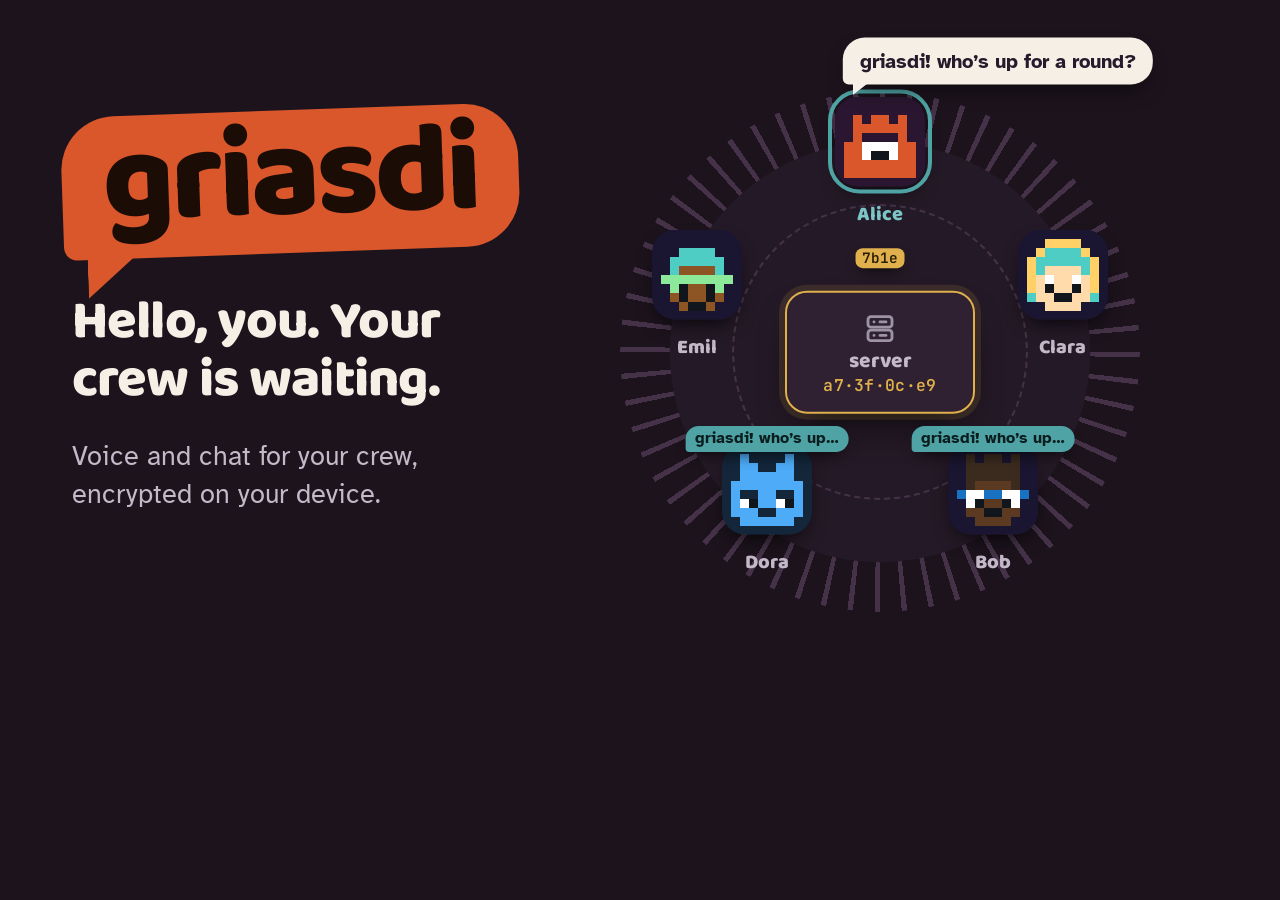
<file: card/index.html>
<!doctype html>
<html lang="en">
<head>
<meta charset="utf-8">
<title>griasdi card</title>
<link rel="stylesheet" href="../site/styles.css">
<link rel="stylesheet" href="card.css">
<script src="../site/faces.js"></script>
<script src="card.js" defer></script>
</head>
<body>
<svg class="sprite" aria-hidden="true" focusable="false">
  <symbol id="i-server" viewBox="0 0 24 24"><rect x="4" y="4" width="16" height="7" rx="2"/><rect x="4" y="13" width="16" height="7" rx="2"/><path d="M8 7.5h.01M8 16.5h.01M12 7.5h4M12 16.5h4"/></symbol>
</svg>
<main class="card">
  <div class="card-copy">
    <h1 class="hero-title"><span class="hero-word">griasdi</span><span class="hero-say" id="say"></span></h1>
    <p class="hero-lede" id="lede"></p>
  </div>
  <div class="table" id="table">
    <div class="server busy"><svg class="ico" aria-hidden="true"><use href="#i-server"/></svg><span class="server-name">server</span><span class="server-sees">a7·3f·0c·e9</span></div>
    <ul class="seats" id="seats"></ul>
  </div>
</main>
</body>
</html>
</file>
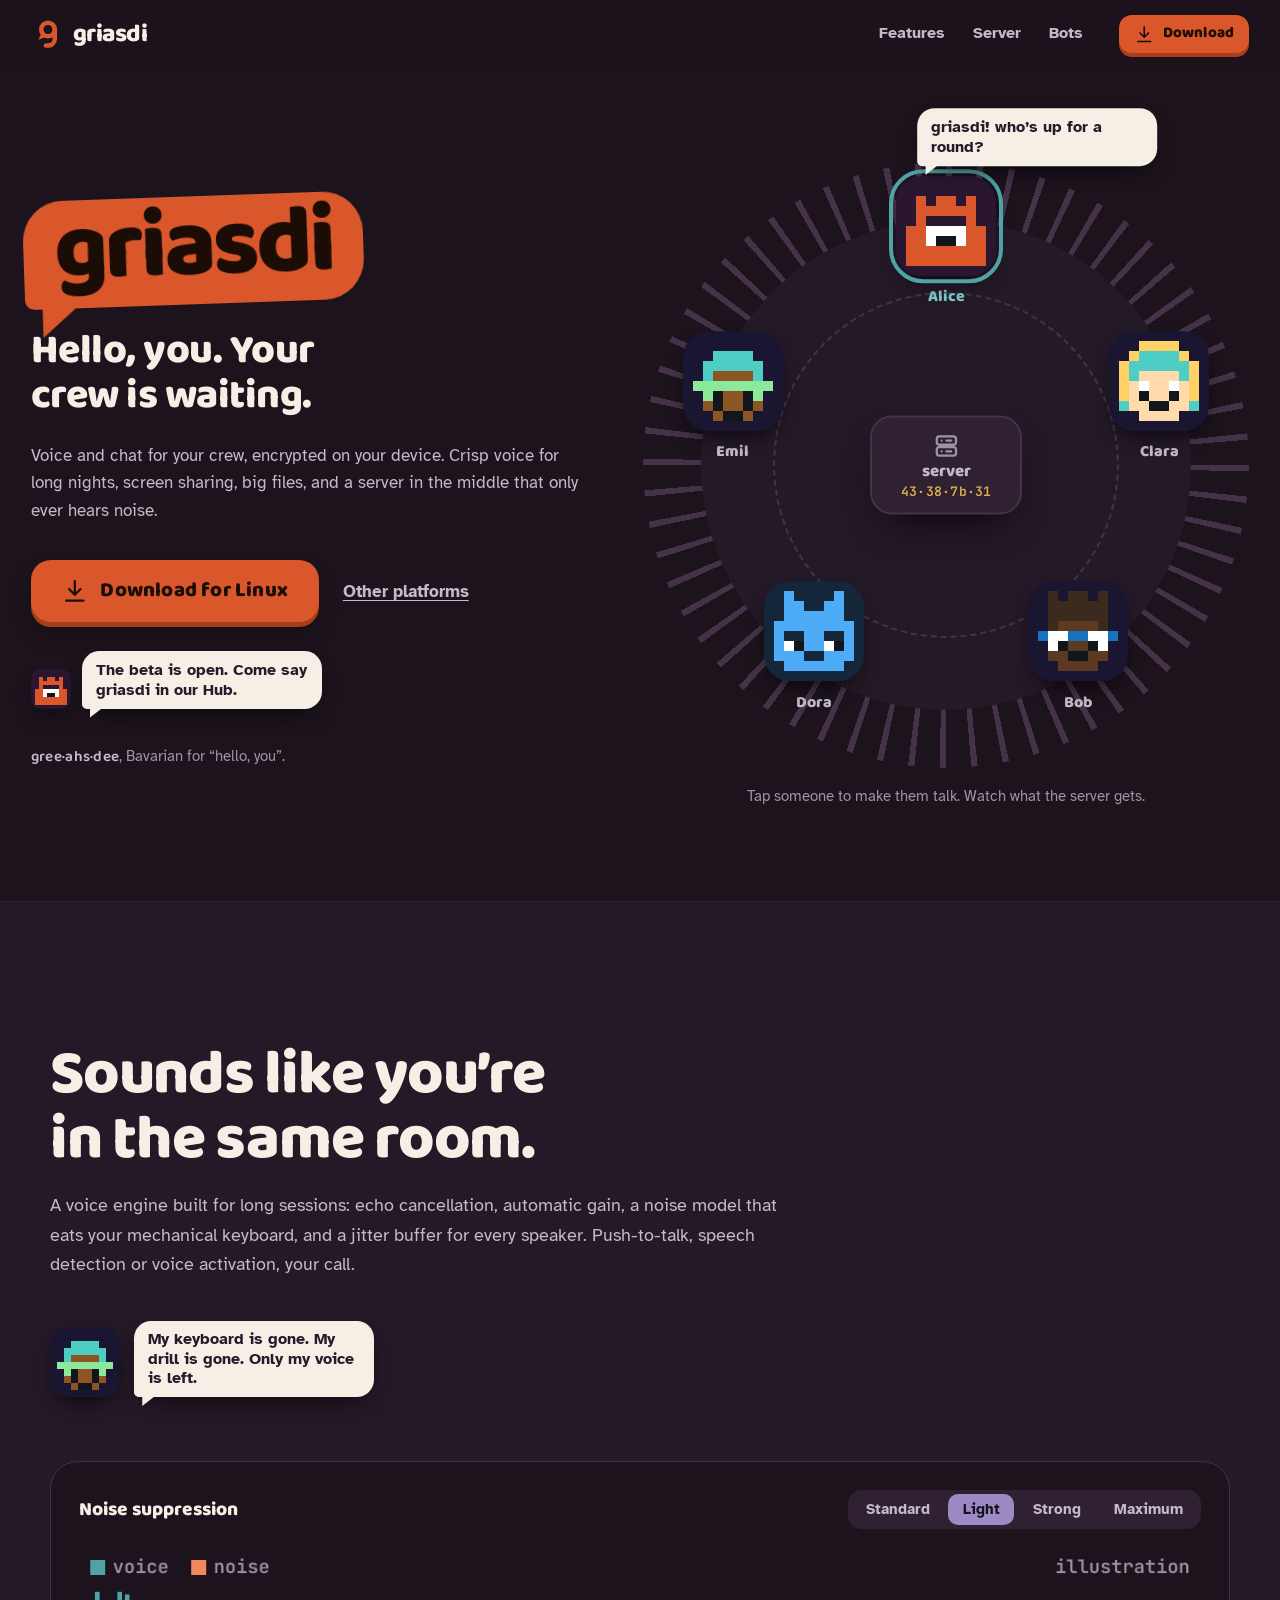
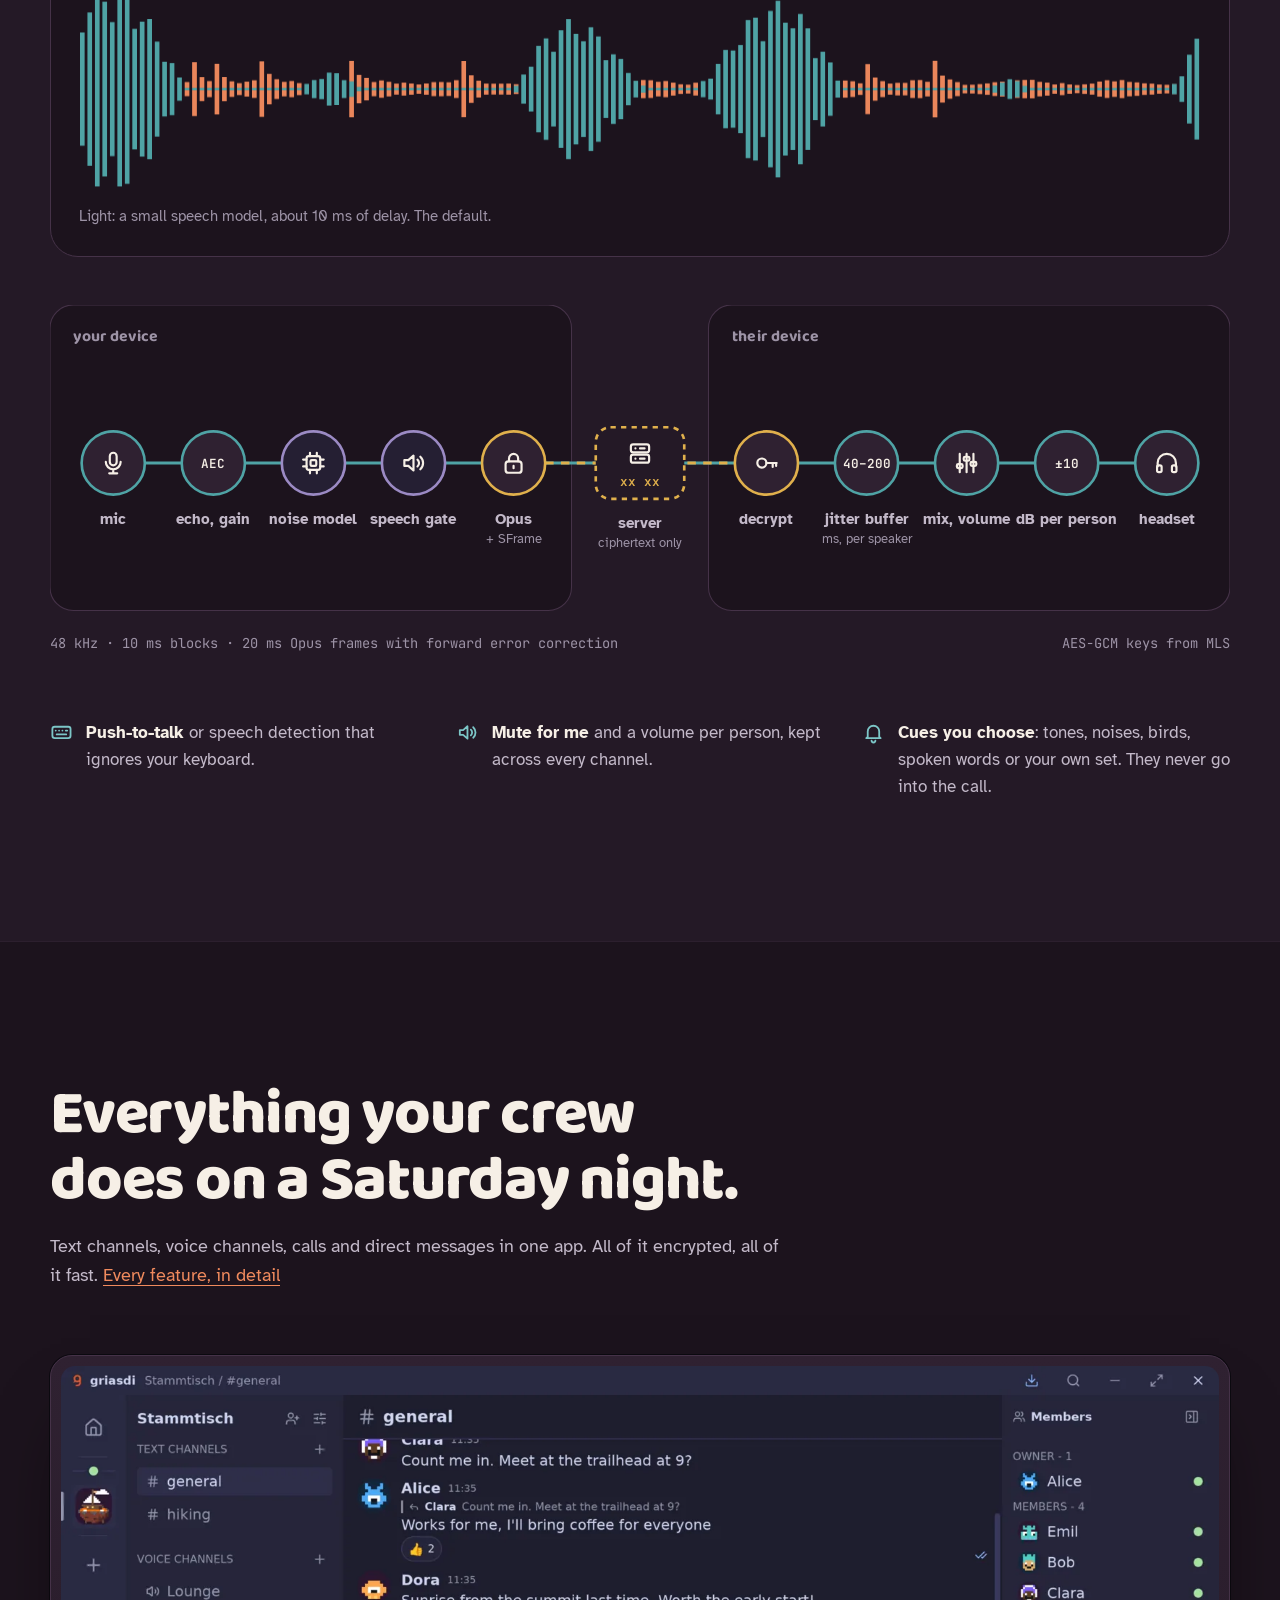
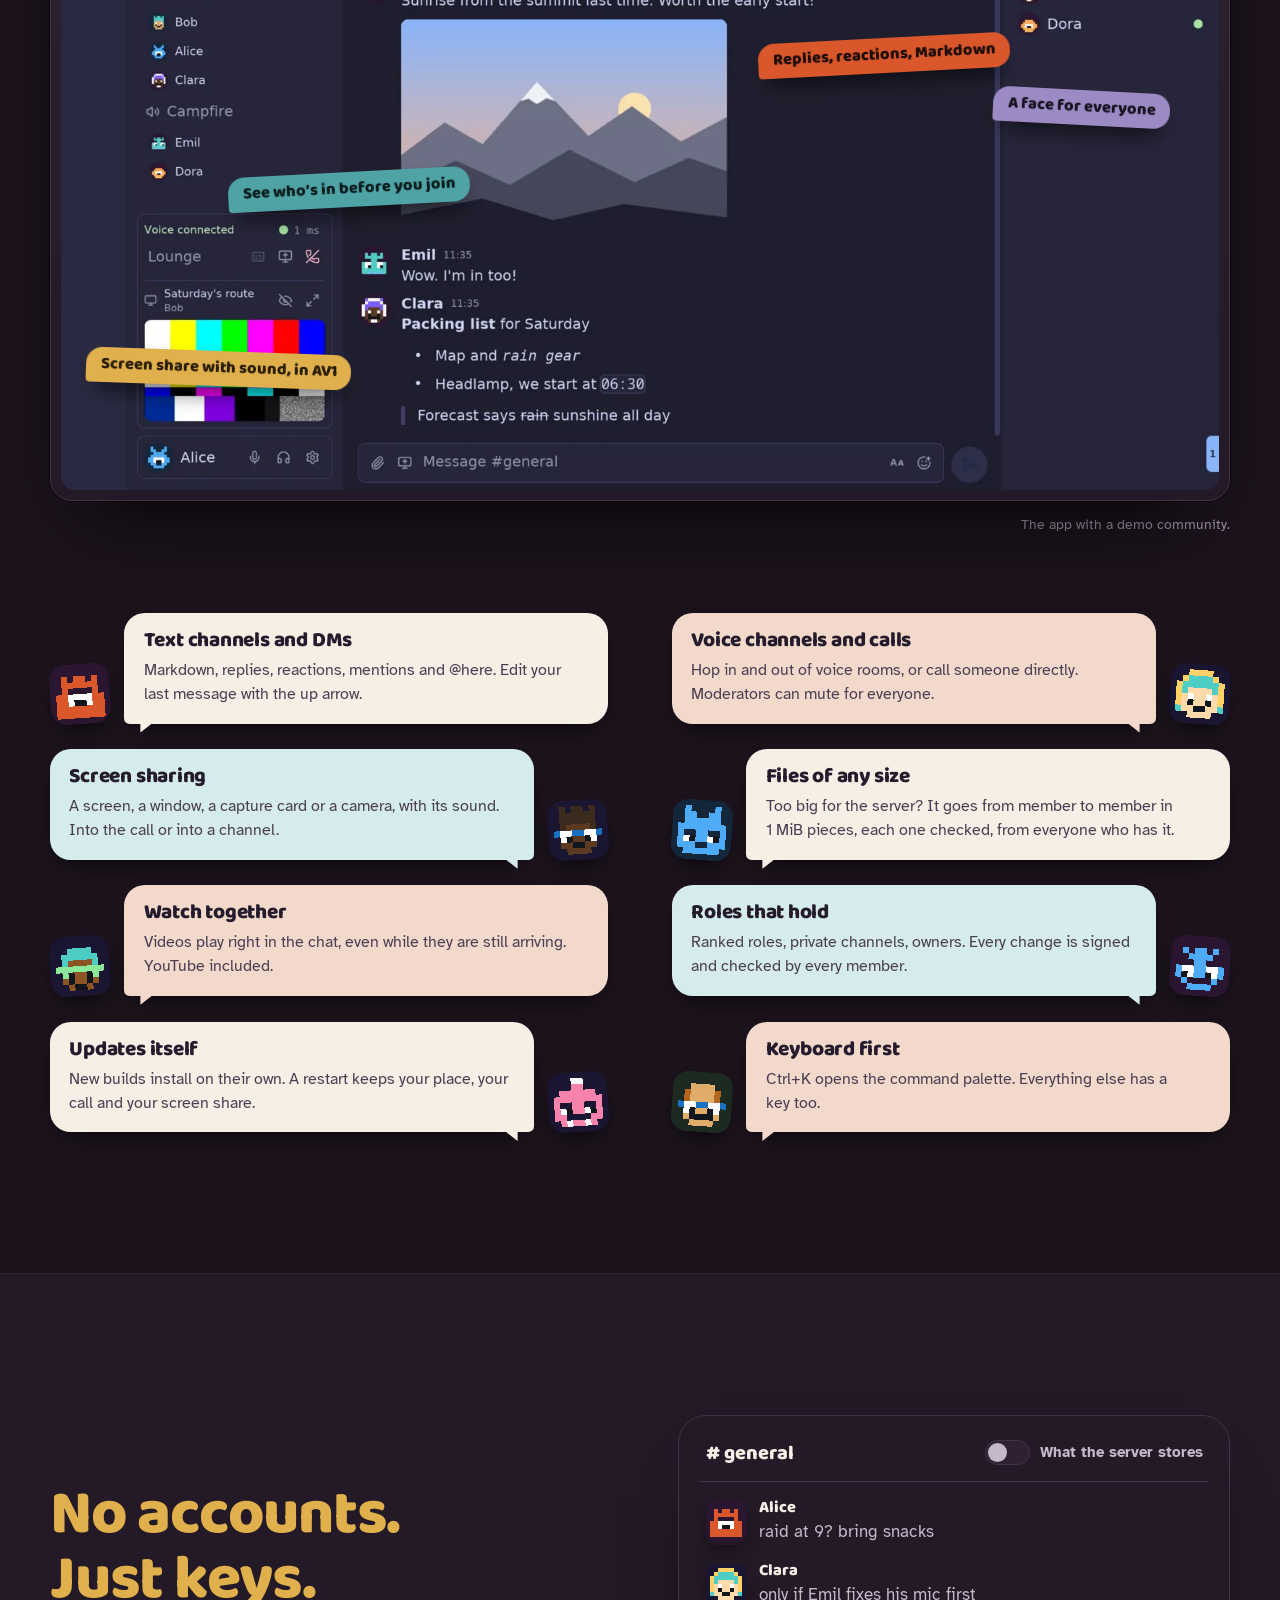
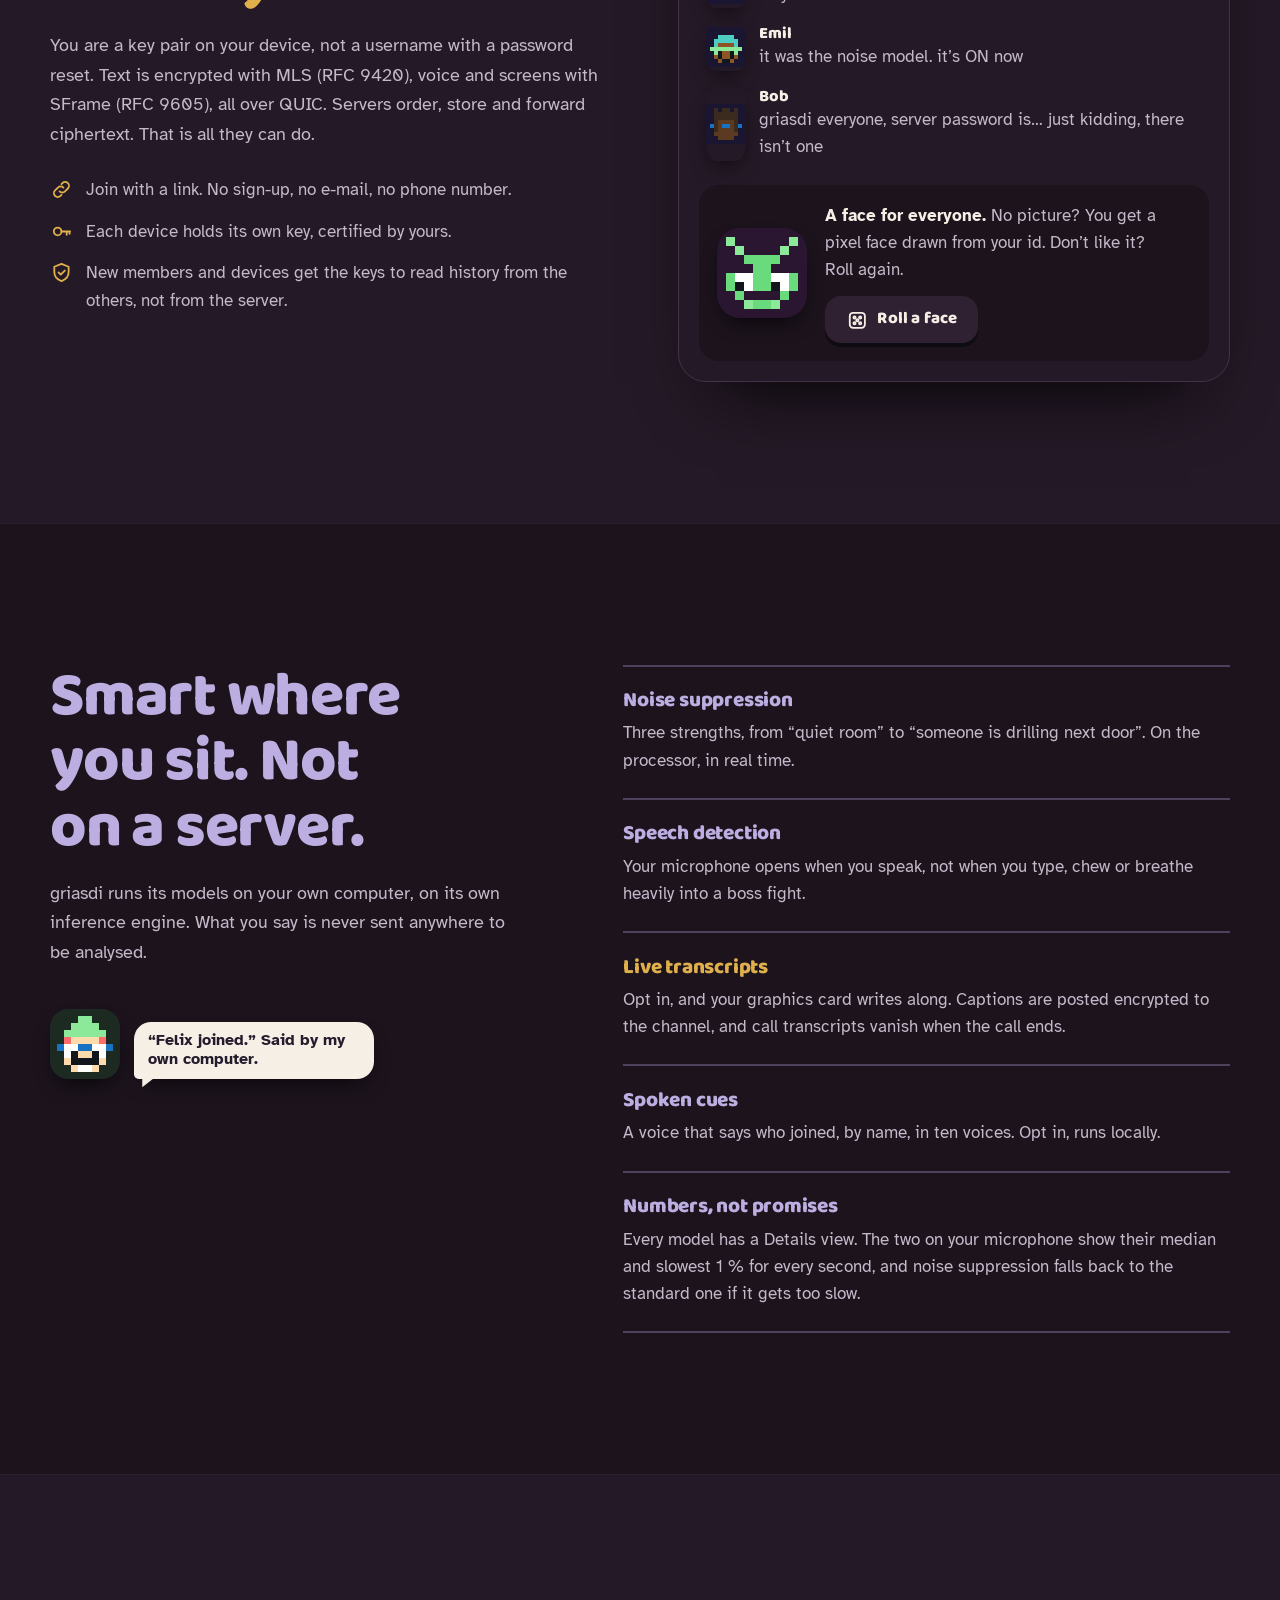
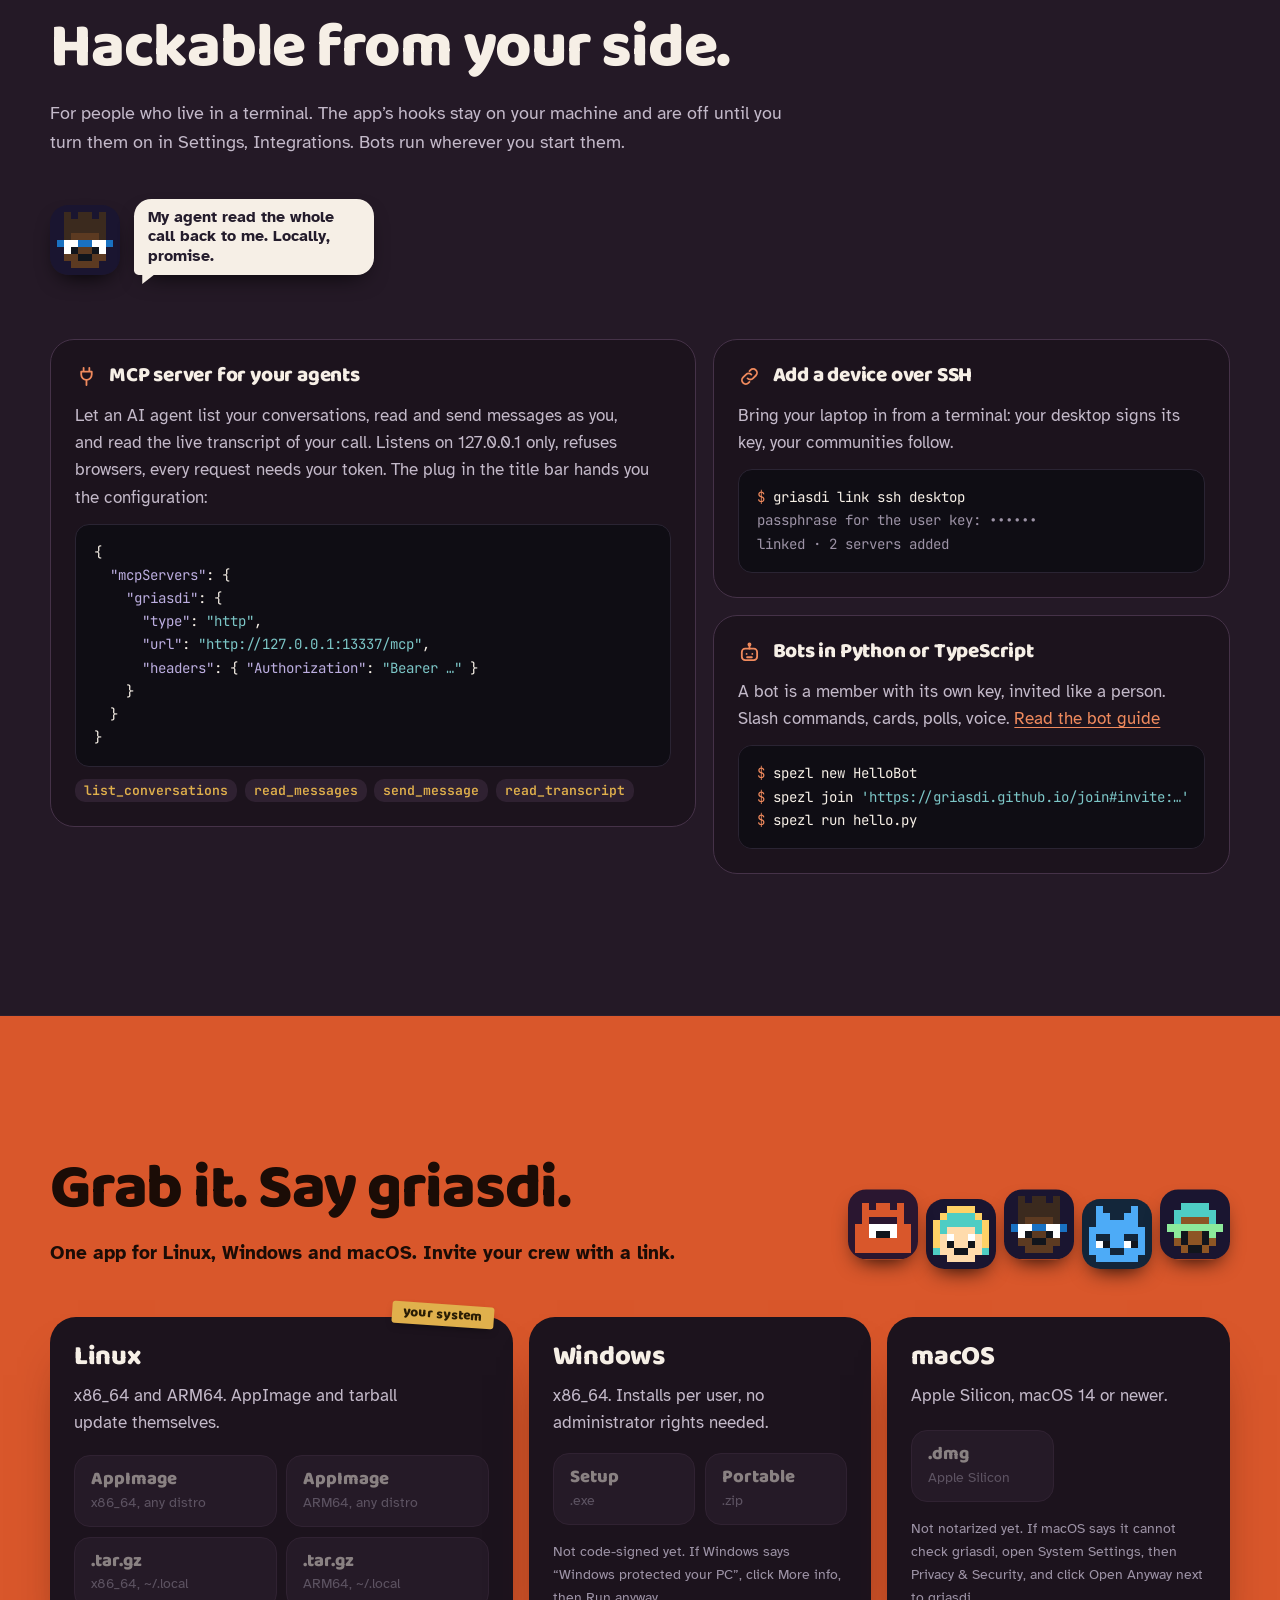
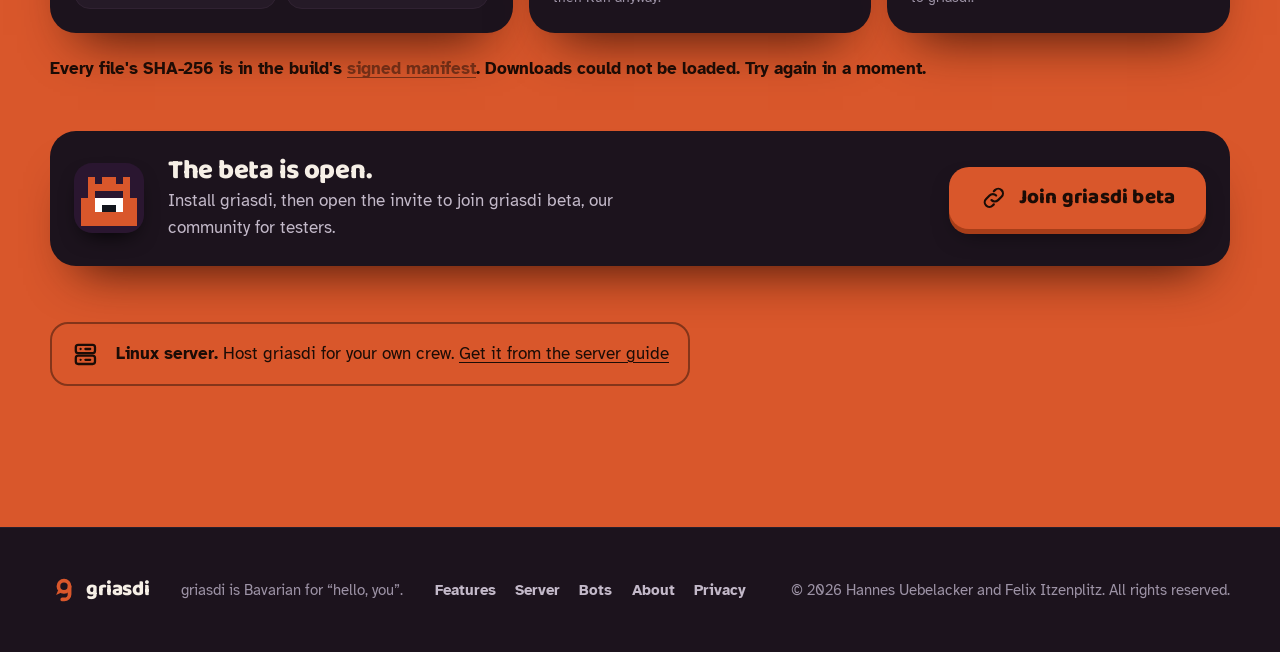
<file: site/index.html>
<!doctype html>
<html lang="en">
<head>
  <meta charset="utf-8">
  <meta name="viewport" content="width=device-width, initial-scale=1">
  <title>griasdi: voice and chat for your crew, encrypted on your device</title>
  <meta name="description" content="griasdi is end-to-end encrypted voice and chat for communities. Crisp voice, screen sharing, big files and on-device models. For Linux, Windows and macOS.">
  <meta name="theme-color" content="#1c131d">
  <meta property="og:title" content="griasdi: voice and chat for your crew">
  <meta property="og:description" content="Voice and chat for your crew, encrypted on your device.">
  <meta property="og:type" content="website">
  <link rel="canonical" href="https://griasdi.github.io/">
  <meta property="og:site_name" content="griasdi">
  <meta property="og:url" content="https://griasdi.github.io/">
  <meta property="og:image" content="https://griasdi.github.io/img/card.png">
  <meta property="og:image:type" content="image/png">
  <meta property="og:image:width" content="1200">
  <meta property="og:image:height" content="630">
  <meta property="og:image:alt" content="griasdi: five pixel faces around a table talk in speech bubbles while the server in the middle only sees scrambled hex.">
  <meta name="twitter:card" content="summary_large_image">
  <link rel="icon" href="img/mark.svg" type="image/svg+xml">
  <link rel="preload" href="fonts/baloo2.woff2" as="font" type="font/woff2" crossorigin>
  <link rel="preload" href="fonts/atkinson-400.woff2" as="font" type="font/woff2" crossorigin>
  <link rel="stylesheet" href="styles.css">
</head>
<body>
<svg class="sprite" aria-hidden="true" focusable="false">
  <symbol id="i-mic" viewBox="0 0 24 24"><rect x="9" y="3" width="6" height="11" rx="3"/><path d="M5.5 11a6.5 6.5 0 0 0 13 0M12 17.5V21M8.5 21h7"/></symbol>
  <symbol id="i-head" viewBox="0 0 24 24"><path d="M4 15v-3a8 8 0 0 1 16 0v3"/><rect x="3.5" y="14" width="4" height="6" rx="1.5"/><rect x="16.5" y="14" width="4" height="6" rx="1.5"/></symbol>
  <symbol id="i-lock" viewBox="0 0 24 24"><rect x="5" y="10.5" width="14" height="10" rx="2.5"/><path d="M8 10.5V8a4 4 0 0 1 8 0v2.5M12 14.5v2"/></symbol>
  <symbol id="i-chat" viewBox="0 0 24 24"><path d="M5 5h14a2 2 0 0 1 2 2v8a2 2 0 0 1-2 2h-8l-5 3.5V17H5a2 2 0 0 1-2-2V7a2 2 0 0 1 2-2z"/><path d="M8 9.5h8M8 12.5h5"/></symbol>
  <symbol id="i-voice" viewBox="0 0 24 24"><path d="M4 9.5h3.5L12 5.5v13l-4.5-4H4z"/><path d="M15.5 9a4 4 0 0 1 0 6M18 6.5a7.5 7.5 0 0 1 0 11"/></symbol>
  <symbol id="i-screen" viewBox="0 0 24 24"><rect x="3" y="4.5" width="18" height="12" rx="2"/><path d="M9 20.5h6M12 16.5v4M10 9l3 1.5-3 1.5z"/></symbol>
  <symbol id="i-file" viewBox="0 0 24 24"><path d="M6 3h8l4 4v14H6z"/><path d="M14 3v4h4M9 12h2v2H9zM13 12h2v2h-2zM9 16h2v2H9zM13 16h2v2h-2z"/></symbol>
  <symbol id="i-play" viewBox="0 0 24 24"><rect x="3" y="5" width="18" height="14" rx="3"/><path d="M10 9v6l5-3z"/></symbol>
  <symbol id="i-shield" viewBox="0 0 24 24"><path d="M12 3l7.5 3v5.5c0 4.5-3.2 8-7.5 9.5-4.3-1.5-7.5-5-7.5-9.5V6z"/><path d="M9 12l2.2 2.2L15.5 10"/></symbol>
  <symbol id="i-bell" viewBox="0 0 24 24"><path d="M6 16.5V11a6 6 0 0 1 12 0v5.5l1.5 1.5h-15z"/><path d="M10 20.5a2 2 0 0 0 4 0"/></symbol>
  <symbol id="i-refresh" viewBox="0 0 24 24"><path d="M19.5 12a7.5 7.5 0 0 1-13.4 4.6M4.5 12a7.5 7.5 0 0 1 13.4-4.6"/><path d="M18.5 3.5v4.2h-4.2M5.5 20.5v-4.2h4.2"/></symbol>
  <symbol id="i-key" viewBox="0 0 24 24"><circle cx="8" cy="12" r="4"/><path d="M12 12h9M17.5 12v3.5M20.5 12v2.5"/></symbol>
  <symbol id="i-chip" viewBox="0 0 24 24"><rect x="6" y="6" width="12" height="12" rx="2"/><rect x="9.5" y="9.5" width="5" height="5" rx="1"/><path d="M9 3v3M15 3v3M9 18v3M15 18v3M3 9h3M3 15h3M18 9h3M18 15h3"/></symbol>
  <symbol id="i-plug" viewBox="0 0 24 24"><path d="M9 3v4M15 3v4M6.5 7h11v3a5.5 5.5 0 0 1-11 0z"/><path d="M12 15.5V21"/></symbol>
  <symbol id="i-link" viewBox="0 0 24 24"><path d="M10 14a4 4 0 0 0 5.7 0l3-3a4 4 0 0 0-5.7-5.7l-1 1"/><path d="M14 10a4 4 0 0 0-5.7 0l-3 3a4 4 0 0 0 5.7 5.7l1-1"/></symbol>
  <symbol id="i-down" viewBox="0 0 24 24"><path d="M12 3.5v12M7 10.5l5 5 5-5M4.5 20.5h15"/></symbol>
  <symbol id="i-dice" viewBox="0 0 24 24"><rect x="4" y="4" width="16" height="16" rx="3.5"/><circle cx="9" cy="9" r="1.2" class="dot"/><circle cx="15" cy="15" r="1.2" class="dot"/><circle cx="15" cy="9" r="1.2" class="dot"/><circle cx="9" cy="15" r="1.2" class="dot"/><circle cx="12" cy="12" r="1.2" class="dot"/></symbol>
  <symbol id="i-server" viewBox="0 0 24 24"><rect x="4" y="4" width="16" height="7" rx="2"/><rect x="4" y="13" width="16" height="7" rx="2"/><path d="M8 7.5h.01M8 16.5h.01M12 7.5h4M12 16.5h4"/></symbol>
  <symbol id="i-bot" viewBox="0 0 24 24"><rect x="4" y="8" width="16" height="12" rx="3.5"/><path d="M12 8V4.5M9 13.5h.01M15 13.5h.01M9.5 17h5"/><circle cx="12" cy="3.6" r="1.1"/></symbol>
  <symbol id="i-kbd" viewBox="0 0 24 24"><rect x="2.5" y="6" width="19" height="12" rx="2.5"/><path d="M6 10h.01M9.5 10h.01M13 10h.01M16.5 10h1.5M7 14h10"/></symbol>
  <symbol id="i-mix" viewBox="0 0 24 24"><path d="M6 4v16M12 4v16M18 4v16"/><rect x="3.5" y="13" width="5" height="3.5" rx="1.2"/><rect x="9.5" y="6.5" width="5" height="3.5" rx="1.2"/><rect x="15.5" y="11" width="5" height="3.5" rx="1.2"/></symbol>
</svg>

<a class="skip" href="#main">Skip to content</a>

<header class="top">
  <nav class="nav" aria-label="Main">
    <a class="brand" href="#top" aria-label="griasdi, back to top">
      <img src="img/mark.svg" width="34" height="34" alt="">
      <span>griasdi</span>
    </a>
    <ul class="nav-links">
      <li><a href="features/">Features</a></li>
      <li><a href="server/">Server</a></li>
      <li><a href="bots/">Bots</a></li>
    </ul>
    <a class="btn btn-small" href="#download">
      <svg class="ico" aria-hidden="true"><use href="#i-down"/></svg>Download
    </a>
  </nav>
</header>

<main id="main">

  <section class="hero" id="top" aria-labelledby="hero-title">
    <div class="hero-copy">
      <h1 id="hero-title" class="hero-title">
        <span class="hero-word">griasdi</span>
        <span class="hero-say">Hello, you. Your crew is waiting.</span>
      </h1>
      <p class="hero-lede">Voice and chat for your crew, encrypted on your device. Crisp voice for long nights, screen sharing, big files, and a server in the middle that only ever hears noise.</p>
      <div class="hero-actions">
        <a class="btn btn-big" id="primary-download" href="#download">
          <svg class="ico" aria-hidden="true"><use href="#i-down"/></svg>
          <span id="primary-label">Download griasdi</span>
        </a>
        <a class="link-quiet" href="#download" id="other-platforms">Linux, Windows and macOS</a>
      </div>
      <a class="hero-beta" href="#beta"><span class="face-slot" data-face="11" aria-hidden="true"></span><span class="bubble">The beta is open. Come say griasdi in our Hub.</span></a>
      <p class="hero-pron"><b>gree·ahs·dee</b>, Bavarian for “hello, you”.</p>
    </div>

    <figure class="stage" aria-labelledby="stage-cap">
      <div class="table" id="table">
        <div class="server" id="server" aria-hidden="true">
          <svg class="ico" aria-hidden="true"><use href="#i-server"/></svg>
          <span class="server-name">server</span>
          <span class="server-sees" id="server-sees">a7·3f·0c·e9</span>
        </div>
        <!-- seats are filled by main.js; this list is the no-script fallback -->
        <ul class="seats" id="seats">
          <li class="seat" data-name="Alice" data-face="11"></li>
          <li class="seat" data-name="Clara" data-face="1"></li>
          <li class="seat" data-name="Bob" data-face="27"></li>
          <li class="seat" data-name="Dora" data-face="40"></li>
          <li class="seat" data-name="Emil" data-face="6"></li>
        </ul>
      </div>
      <figcaption id="stage-cap" class="stage-cap">Tap someone to make them talk. Watch what the server gets.</figcaption>
      <p class="sr-only" aria-live="polite" id="stage-live"></p>
    </figure>
  </section>

  <section class="voice band" id="voice" aria-labelledby="voice-title">
    <div class="wrap">
      <div class="section-head">
        <h2 id="voice-title">Sounds like you’re in the same room.</h2>
        <p>A voice engine built for long sessions: echo cancellation, automatic gain, a noise model that eats your mechanical keyboard, and a jitter buffer for every speaker. Push-to-talk, speech detection or voice activation, your call.</p>
        <div class="peek" aria-hidden="true">
          <span class="face-slot" data-face="6"></span>
          <span class="bubble">My keyboard is gone. My drill is gone. Only my voice is left.</span>
        </div>
      </div>

      <div class="noise" id="noise">
        <div class="noise-head">
          <span class="noise-label" id="noise-label">Noise suppression</span>
          <div class="seg" role="radiogroup" aria-labelledby="noise-label">
            <button type="button" role="radio" aria-checked="false" data-level="0">Standard</button>
            <button type="button" role="radio" aria-checked="true" data-level="1">Light</button>
            <button type="button" role="radio" aria-checked="false" data-level="2">Strong</button>
            <button type="button" role="radio" aria-checked="false" data-level="3">Maximum</button>
          </div>
        </div>
        <canvas class="wave" id="wave" width="1200" height="264" role="img" aria-label="Illustration: a voice signal with keyboard clicks and fan hum; higher noise suppression removes more of the noise and keeps the voice."></canvas>
        <p class="noise-note" id="noise-note">Light: a small speech model, about 10 ms of delay. The default.</p>
      </div>

      <div class="pipe-wrap">
        <svg class="pipe pipe-h" viewBox="0 0 1120 340" role="img" aria-labelledby="pipe-title pipe-desc">
          <title id="pipe-title">How your voice travels</title>
          <desc id="pipe-desc">On your device the microphone signal is cleaned up, its noise removed by a model, gated by speech detection, encoded with Opus and encrypted with SFrame. The server only forwards ciphertext. On each listener's device it is decrypted, buffered against jitter, mixed and played.</desc>
          <g class="pipe-zone">
            <rect x="0" y="0" width="495" height="290" rx="22"/>
            <text x="22" y="34">your device</text>
            <rect x="625" y="0" width="495" height="290" rx="22"/>
            <text x="647" y="34">their device</text>
          </g>
          <path class="pipe-line" d="M 60 150 H 1060"/>
          <path class="pipe-line secret" d="M 440 150 H 680"/>
          <circle class="pulse" r="7" cx="0" cy="0"><animateMotion dur="3.2s" repeatCount="indefinite" path="M 60 150 H 1060"/></circle>
          <g class="node" transform="translate(60 150)"><circle r="30"/><use href="#i-mic" x="-13" y="-13" width="26" height="26"/><text y="58">mic</text></g>
          <g class="node" transform="translate(155 150)"><circle r="30"/><text class="node-k" y="5">AEC</text><text y="58">echo, gain</text></g>
          <g class="node model" transform="translate(250 150)"><circle r="30"/><use href="#i-chip" x="-13" y="-13" width="26" height="26"/><text y="58">noise model</text></g>
          <g class="node model" transform="translate(345 150)"><circle r="30"/><use href="#i-voice" x="-13" y="-13" width="26" height="26"/><text y="58">speech gate</text></g>
          <g class="node lock" transform="translate(440 150)"><circle r="30"/><use href="#i-lock" x="-13" y="-13" width="26" height="26"/><text y="58">Opus</text><text class="node-sub" y="76">+ SFrame</text></g>
          <g class="node srv" transform="translate(560 150)"><rect x="-42" y="-34" width="84" height="68" rx="14"/><use href="#i-server" x="-13" y="-22" width="26" height="26"/><text class="node-k" y="22">xx xx</text><text y="62">server</text><text class="node-sub" y="80">ciphertext only</text></g>
          <g class="node lock" transform="translate(680 150)"><circle r="30"/><use href="#i-key" x="-13" y="-13" width="26" height="26"/><text y="58">decrypt</text></g>
          <g class="node" transform="translate(775 150)"><circle r="30"/><text class="node-k" y="5">40–200</text><text y="58">jitter buffer</text><text class="node-sub" y="76">ms, per speaker</text></g>
          <g class="node" transform="translate(870 150)"><circle r="30"/><use href="#i-mix" x="-13" y="-13" width="26" height="26"/><text y="58">mix, volume</text></g>
          <g class="node" transform="translate(965 150)"><circle r="30"/><text class="node-k" y="5">±10</text><text y="58">dB per person</text></g>
          <g class="node" transform="translate(1060 150)"><circle r="30"/><use href="#i-head" x="-13" y="-13" width="26" height="26"/><text y="58">headset</text></g>
          <text class="pipe-spec" x="0" y="326">48 kHz · 10 ms blocks · 20 ms Opus frames with forward error correction</text>
          <text class="pipe-spec" x="1120" y="326" text-anchor="end">AES-GCM keys from MLS</text>
        </svg>
        <svg class="pipe pipe-v" viewBox="0 0 360 1130" role="img" aria-labelledby="pipe-v-title pipe-desc">
          <title id="pipe-v-title">How your voice travels</title>
          <g class="pipe-zone">
            <rect x="0" y="0" width="360" height="450" rx="22"/>
            <text x="110" y="36">your device</text>
            <rect x="0" y="590" width="360" height="480" rx="22"/>
            <text x="110" y="626">their device</text>
          </g>
          <path class="pipe-line" d="M 64 90 V 1000"/>
          <path class="pipe-line secret" d="M 64 410 V 680"/>
          <circle class="pulse" r="7" cx="0" cy="0"><animateMotion dur="3.6s" repeatCount="indefinite" path="M 64 90 V 1000"/></circle>
          <g class="node row" transform="translate(64 90)"><circle r="26"/><use href="#i-mic" x="-12" y="-12" width="24" height="24"/><text x="46" y="5">mic</text></g>
          <g class="node row" transform="translate(64 170)"><circle r="26"/><text class="node-k" y="5">AEC</text><text x="46" y="5">echo, gain</text></g>
          <g class="node row model" transform="translate(64 250)"><circle r="26"/><use href="#i-chip" x="-12" y="-12" width="24" height="24"/><text x="46" y="5">noise model</text></g>
          <g class="node row model" transform="translate(64 330)"><circle r="26"/><use href="#i-voice" x="-12" y="-12" width="24" height="24"/><text x="46" y="5">speech gate</text></g>
          <g class="node row lock" transform="translate(64 410)"><circle r="26"/><use href="#i-lock" x="-12" y="-12" width="24" height="24"/><text x="46" y="5">Opus + SFrame</text></g>
          <g class="node row srv" transform="translate(64 525)"><rect x="-40" y="-32" width="80" height="64" rx="14"/><use href="#i-server" x="-12" y="-20" width="24" height="24"/><text class="node-k" y="22">xx xx</text><text x="56" y="0">server</text><text class="node-sub" x="56" y="20">ciphertext only</text></g>
          <g class="node row lock" transform="translate(64 680)"><circle r="26"/><use href="#i-key" x="-12" y="-12" width="24" height="24"/><text x="46" y="5">decrypt</text></g>
          <g class="node row" transform="translate(64 760)"><circle r="26"/><text class="node-k" y="5">40–200</text><text x="46" y="5">jitter buffer per speaker</text></g>
          <g class="node row" transform="translate(64 840)"><circle r="26"/><use href="#i-mix" x="-12" y="-12" width="24" height="24"/><text x="46" y="5">mix, volume</text></g>
          <g class="node row" transform="translate(64 920)"><circle r="26"/><text class="node-k" y="5">±10</text><text x="46" y="5">dB per person</text></g>
          <g class="node row" transform="translate(64 1000)"><circle r="26"/><use href="#i-head" x="-12" y="-12" width="24" height="24"/><text x="46" y="5">headset</text></g>
          <text class="pipe-spec" x="0" y="1112">48 kHz · 20 ms Opus frames</text>
        </svg>
      </div>

      <ul class="voice-facts">
        <li><svg class="ico" aria-hidden="true"><use href="#i-kbd"/></svg><span><b>Push-to-talk</b> or speech detection that ignores your keyboard.</span></li>
        <li><svg class="ico" aria-hidden="true"><use href="#i-voice"/></svg><span><b>Mute for me</b> and a volume per person, kept across every channel.</span></li>
        <li><svg class="ico" aria-hidden="true"><use href="#i-bell"/></svg><span><b>Cues you choose</b>: tones, noises, birds, spoken words or your own set. They never go into the call.</span></li>
      </ul>
    </div>
  </section>

  <section class="everything" id="everything" aria-labelledby="every-title">
    <div class="wrap">
      <div class="section-head">
        <h2 id="every-title">Everything your crew does on a Saturday night.</h2>
        <p>Text channels, voice channels, calls and direct messages in one app. All of it encrypted, all of it fast. <a href="features/">Every feature, in detail</a></p>
      </div>

      <figure class="shot">
        <div class="shot-frame">
          <img src="img/app-1600.webp" srcset="img/app-1600.webp 1600w, img/app.webp 2560w" sizes="(min-width: 1200px) 1100px, 92vw" width="1600" height="1000" loading="lazy" decoding="async"
               alt="The griasdi app: a community called Stammtisch with people in two voice channels and a live screen share in the call panel, a conversation in #general with a reply, reactions, a photo and Markdown, and the member list.">
          <span class="tag tag-voice" style="--x:15%;--y:56%">See who’s in before you join</span>
          <span class="tag tag-share" style="--x:3%;--y:80%">Screen share with sound, in AV1</span>
          <span class="tag tag-chat" style="--x:60%;--y:38%">Replies, reactions, Markdown</span>
          <span class="tag tag-face" style="--x:80%;--y:45%">A face for everyone</span>
        </div>
        <figcaption>The app with a demo community.</figcaption>
      </figure>

      <ul class="feats">
        <li><span class="face-slot" data-face="11"></span><div class="bubble feat"><h3>Text channels and DMs</h3><p>Markdown, replies, reactions, mentions and @here. Edit your last message with the up arrow.</p></div></li>
        <li><span class="face-slot" data-face="1"></span><div class="bubble feat"><h3>Voice channels and calls</h3><p>Hop in and out of voice rooms, or call someone directly. Moderators can mute for everyone.</p></div></li>
        <li><span class="face-slot" data-face="27"></span><div class="bubble feat"><h3>Screen sharing</h3><p>A screen, a window, a capture card or a camera, with its sound. Into the call or into a channel.</p></div></li>
        <li><span class="face-slot" data-face="40"></span><div class="bubble feat"><h3>Files of any size</h3><p>Too big for the server? It goes from member to member in 1&nbsp;MiB pieces, each one checked, from everyone who has it.</p></div></li>
        <li><span class="face-slot" data-face="6"></span><div class="bubble feat"><h3>Watch together</h3><p>Videos play right in the chat, even while they are still arriving. YouTube included.</p></div></li>
        <li><span class="face-slot" data-face="19"></span><div class="bubble feat"><h3>Roles that hold</h3><p>Ranked roles, private channels, owners. Every change is signed and checked by every member.</p></div></li>
        <li><span class="face-slot" data-face="33"></span><div class="bubble feat"><h3>Updates itself</h3><p>New builds install on their own. A restart keeps your place, your call and your screen share.</p></div></li>
        <li><span class="face-slot" data-face="58"></span><div class="bubble feat"><h3>Keyboard first</h3><p>Ctrl+K opens the command palette. Everything else has a key too.</p></div></li>
      </ul>
    </div>
  </section>

  <section class="keys band" id="keys" aria-labelledby="keys-title">
    <div class="wrap keys-grid">
      <div class="section-head">
        <h2 id="keys-title">No accounts. Just keys.</h2>
        <p>You are a key pair on your device, not a username with a password reset. Text is encrypted with MLS (RFC 9420), voice and screens with SFrame (RFC 9605), all over QUIC. Servers order, store and forward ciphertext. That is all they can do.</p>
        <ul class="key-facts">
          <li><svg class="ico" aria-hidden="true"><use href="#i-link"/></svg><span>Join with a link. No sign-up, no e-mail, no phone number.</span></li>
          <li><svg class="ico" aria-hidden="true"><use href="#i-key"/></svg><span>Each device holds its own key, certified by yours.</span></li>
          <li><svg class="ico" aria-hidden="true"><use href="#i-shield"/></svg><span>New members and devices get the keys to read history from the others, not from the server.</span></li>
        </ul>
      </div>

      <div class="vault">
        <div class="vault-head">
          <span class="vault-title"># general</span>
          <button type="button" class="switch" id="server-view" role="switch" aria-checked="false">
            <span class="switch-knob" aria-hidden="true"></span>
            <span>What the server stores</span>
          </button>
        </div>
        <ol class="chat" id="chat">
          <li data-face="11"><b>Alice</b><span class="msg">raid at 9? bring snacks</span></li>
          <li data-face="1"><b>Clara</b><span class="msg">only if Emil fixes his mic first</span></li>
          <li data-face="6"><b>Emil</b><span class="msg">it was the noise model. it’s ON now</span></li>
          <li data-face="27"><b>Bob</b><span class="msg">griasdi everyone, server password is… just kidding, there isn’t one</span></li>
        </ol>

        <div class="roll">
          <span class="face-slot roll-face" id="roll-face" data-face="73"></span>
          <div>
            <p><b>A face for everyone.</b> No picture? You get a pixel face drawn from your id. Don’t like it? Roll again.</p>
            <button type="button" class="btn btn-ghost" id="roll"><svg class="ico" aria-hidden="true"><use href="#i-dice"/></svg>Roll a face</button>
          </div>
        </div>
      </div>
    </div>
  </section>

  <section class="smarts" id="smarts" aria-labelledby="smarts-title">
    <div class="wrap smarts-grid">
      <div class="section-head">
        <h2 id="smarts-title">Smart where you sit. Not on a server.</h2>
        <p>griasdi runs its models on your own computer, on its own inference engine. What you say is never sent anywhere to be analysed.</p>
        <div class="peek" aria-hidden="true">
          <span class="face-slot" data-face="52"></span>
          <span class="bubble">“Felix joined.” Said by my own computer.</span>
        </div>
      </div>
      <ul class="models">
        <li class="model"><h3>Noise suppression</h3><p>Three strengths, from “quiet room” to “someone is drilling next door”. On the processor, in real time.</p></li>
        <li class="model"><h3>Speech detection</h3><p>Your microphone opens when you speak, not when you type, chew or breathe heavily into a boss fight.</p></li>
        <li class="model tap"><h3>Live transcripts</h3><p>Opt in, and your graphics card writes along. Captions are posted encrypted to the channel, and call transcripts vanish when the call ends.</p></li>
        <li class="model"><h3>Spoken cues</h3><p>A voice that says who joined, by name, in ten voices. Opt in, runs locally.</p></li>
        <li class="model"><h3>Numbers, not promises</h3><p>Every model has a Details view. The two on your microphone show their median and slowest 1&nbsp;% for every second, and noise suppression falls back to the standard one if it gets too slow.</p></li>
      </ul>
    </div>
  </section>

  <section class="devs band" id="devs" aria-labelledby="devs-title">
    <div class="wrap">
      <div class="section-head">
        <h2 id="devs-title">Hackable from your side.</h2>
        <p>For people who live in a terminal. The app’s hooks stay on your machine and are off until you turn them on in Settings, Integrations. Bots run wherever you start them.</p>
        <div class="peek" aria-hidden="true">
          <span class="face-slot" data-face="27"></span>
          <span class="bubble">My agent read the whole call back to me. Locally, promise.</span>
        </div>
      </div>
      <div class="devs-grid">
        <article class="term">
          <header><svg class="ico" aria-hidden="true"><use href="#i-plug"/></svg><h3>MCP server for your agents</h3></header>
          <p>Let an AI agent list your conversations, read and send messages as you, and read the live transcript of your call. Listens on 127.0.0.1 only, refuses browsers, every request needs your token. The plug in the title bar hands you the configuration:</p>
<pre><code>{
  <span class="k">"mcpServers"</span>: {
    <span class="k">"griasdi"</span>: {
      <span class="k">"type"</span>: <span class="s">"http"</span>,
      <span class="k">"url"</span>: <span class="s">"http://127.0.0.1:13337/mcp"</span>,
      <span class="k">"headers"</span>: { <span class="k">"Authorization"</span>: <span class="s">"Bearer …"</span> }
    }
  }
}</code></pre>
          <ul class="tools" aria-label="MCP tools">
            <li>list_conversations</li><li>read_messages</li><li>send_message</li><li>read_transcript</li>
          </ul>
        </article>
        <div class="devs-stack">
          <article class="term">
            <header><svg class="ico" aria-hidden="true"><use href="#i-link"/></svg><h3>Add a device over SSH</h3></header>
            <p>Bring your laptop in from a terminal: your desktop signs its key, your communities follow.</p>
<pre><code><span class="p">$</span> griasdi link ssh desktop
<span class="c">passphrase for the user key: ••••••</span>
<span class="c">linked · 2 servers added</span></code></pre>
          </article>
          <article class="term">
            <header><svg class="ico" aria-hidden="true"><use href="#i-bot"/></svg><h3>Bots in Python or TypeScript</h3></header>
            <p>A bot is a member with its own key, invited like a person. Slash commands, cards, polls, voice. <a href="bots/">Read the bot guide</a></p>
<pre><code><span class="p">$</span> spezl new HelloBot
<span class="p">$</span> spezl join <span class="s">'https://griasdi.github.io/join#invite:…'</span>
<span class="p">$</span> spezl run hello.py</code></pre>
          </article>
        </div>
      </div>
    </div>
  </section>

  <section class="download" id="download" aria-labelledby="dl-title">
    <div class="wrap">
      <div class="dl-head">
        <h2 id="dl-title">Grab it. Say griasdi.</h2>
        <p>One app for Linux, Windows and macOS. Invite your crew with a link.</p>
        <div class="dl-cast" aria-hidden="true">
          <span class="face-slot" data-face="11"></span><span class="face-slot" data-face="1"></span><span class="face-slot" data-face="27"></span><span class="face-slot" data-face="40"></span><span class="face-slot" data-face="6"></span>
        </div>
      </div>

      <div class="platforms">
        <article class="platform" id="pf-linux" data-os="linux">
          <h3>Linux</h3>
          <p>x86_64 and ARM64. AppImage and tarball update themselves.</p>
          <ul class="files">
            <li><a class="file" data-file="desktop:appimage:x86_64-unknown-linux-gnu" href="#download" aria-disabled="true"><span>AppImage</span><small>x86_64, any distro</small></a></li>
            <li><a class="file" data-file="desktop:appimage:aarch64-unknown-linux-gnu" href="#download" aria-disabled="true"><span>AppImage</span><small>ARM64, any distro</small></a></li>
            <li><a class="file" data-file="desktop:tar.gz:x86_64-unknown-linux-gnu" href="#download" aria-disabled="true"><span>.tar.gz</span><small>x86_64, ~/.local</small></a></li>
            <li><a class="file" data-file="desktop:tar.gz:aarch64-unknown-linux-gnu" href="#download" aria-disabled="true"><span>.tar.gz</span><small>ARM64, ~/.local</small></a></li>
          </ul>
        </article>
        <article class="platform" id="pf-windows" data-os="windows">
          <h3>Windows</h3>
          <p>x86_64. Installs per user, no administrator rights needed.</p>
          <ul class="files">
            <li><a class="file" data-file="installer:x86_64-pc-windows-msvc" href="#download" aria-disabled="true"><span>Setup</span><small>.exe</small></a></li>
            <li><a class="file" data-file="desktop:zip:x86_64-pc-windows-msvc" href="#download" aria-disabled="true"><span>Portable</span><small>.zip</small></a></li>
          </ul>
          <p class="pf-note">Not code-signed yet. If Windows says “Windows protected your PC”, click More info, then Run anyway.</p>
        </article>
        <article class="platform" id="pf-macos" data-os="macos">
          <h3>macOS</h3>
          <p>Apple Silicon, macOS 14 or newer.</p>
          <ul class="files">
            <li><a class="file" data-file="installer:aarch64-apple-darwin" href="#download" aria-disabled="true"><span>.dmg</span><small>Apple Silicon</small></a></li>
          </ul>
          <p class="pf-note">Not notarized yet. If macOS says it cannot check griasdi, open System Settings, then Privacy &amp; Security, and click Open Anyway next to griasdi.</p>
        </article>
      </div>
      <p class="sums">Every file's SHA-256 is in the build's <a id="dl-manifest" href="#download" aria-disabled="true">signed manifest</a>. <span id="dl-build"></span></p>
      <article class="beta" id="beta" aria-labelledby="beta-title">
        <span class="face-slot" data-face="11" aria-hidden="true"></span>
        <div class="beta-copy">
          <h3 id="beta-title">The beta is open.</h3>
          <p>Install griasdi, then open the invite to join griasdi beta, our community for testers.</p>
        </div>
        <a class="btn btn-big" href="join/#invite:[base64]"><svg class="ico" aria-hidden="true"><use href="#i-link"/></svg>Join griasdi beta</a>
      </article>

      <aside class="host" aria-labelledby="host-title">
        <svg class="ico" aria-hidden="true"><use href="#i-server"/></svg>
        <p><b id="host-title">Linux server.</b> Host griasdi for your own crew. <a href="server/">Get it from the server guide</a></p>
      </aside>
    </div>
  </section>

</main>

<footer class="foot">
  <div class="wrap foot-row">
    <a class="brand" href="#top" aria-label="griasdi, back to top"><img src="img/mark.svg" width="28" height="28" alt=""><span>griasdi</span></a>
    <p>griasdi is Bavarian for “hello, you”.</p>
    <ul class="foot-links"><li><a href="features/">Features</a></li><li><a href="server/">Server</a></li><li><a href="bots/">Bots</a></li><li><a href="about/">About</a></li><li><a href="privacy/">Privacy</a></li></ul>
    <p class="legal">© 2026 Hannes Uebelacker and Felix Itzenplitz. All rights reserved.</p>
  </div>
</footer>

<script src="faces.js"></script>
<script src="site.js"></script>
<script src="downloads.js"></script>
<script src="main.js"></script>
</body>
</html>
</file>
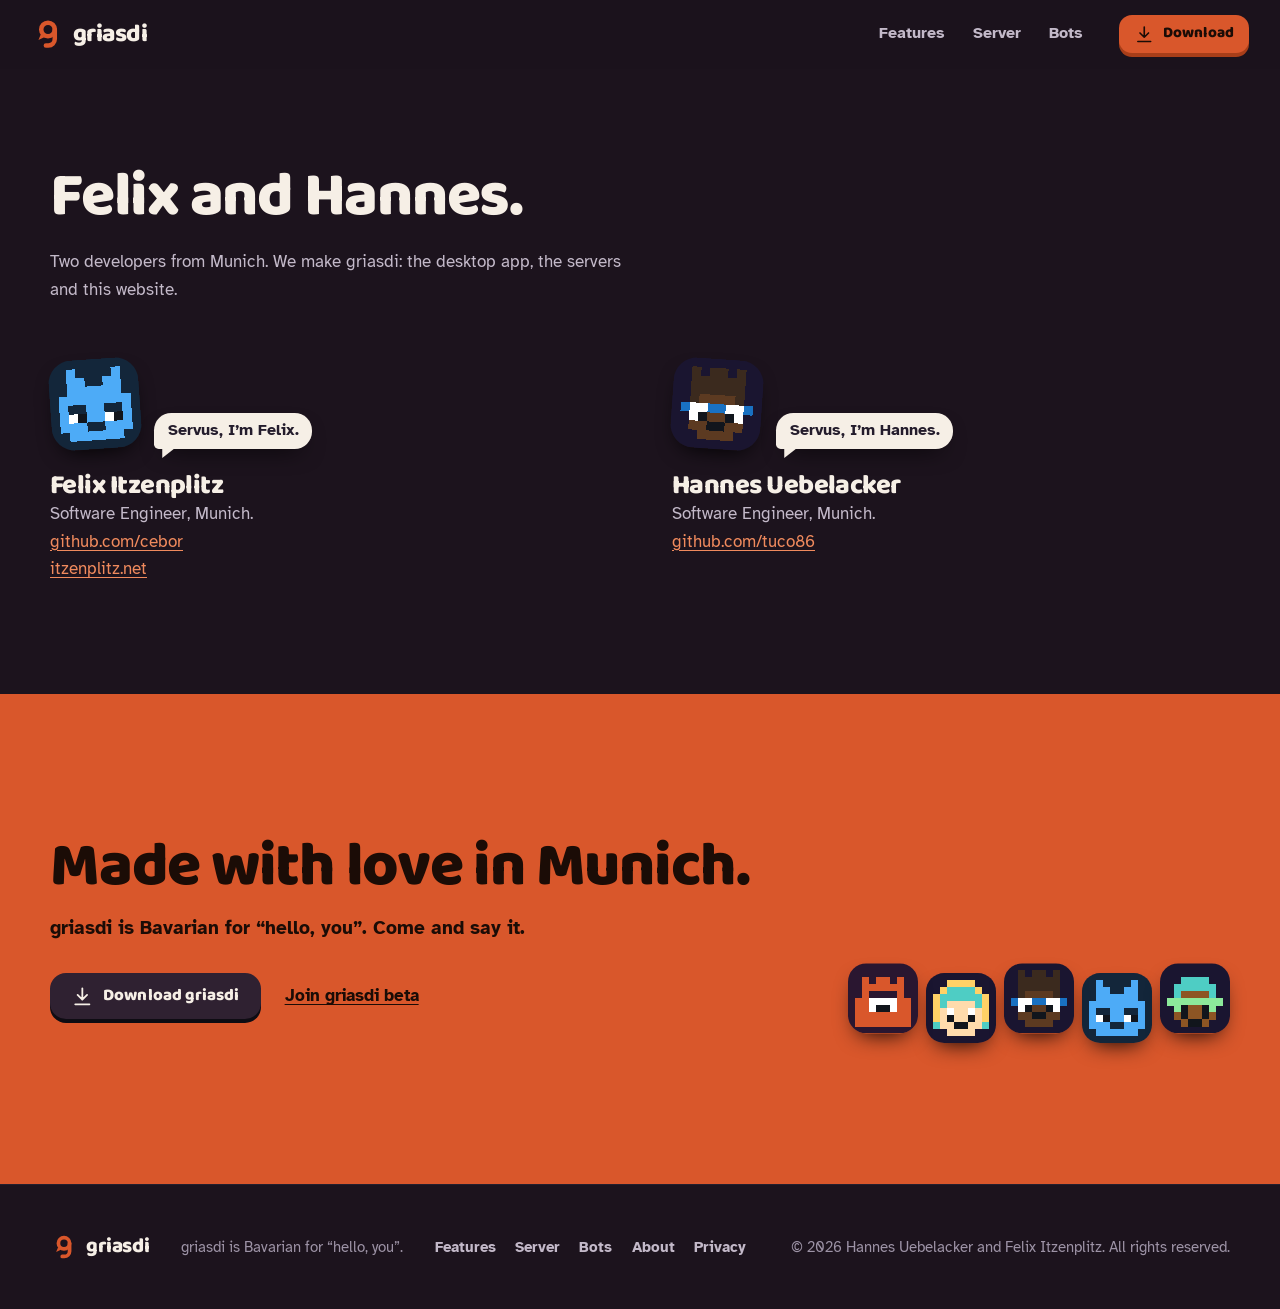
<file: site/about/index.html>
<!doctype html>
<html lang="en">
<head>
<meta charset="utf-8">
<meta name="viewport" content="width=device-width, initial-scale=1">
<meta name="referrer" content="no-referrer">
<meta http-equiv="Content-Security-Policy" content="default-src 'none'; script-src 'self'; style-src 'self'; img-src 'self'; font-src 'self'; base-uri 'none'; form-action 'none'">
<meta name="theme-color" content="#1c131d">
<title>griasdi: about us</title>
<meta name="description" content="griasdi is made by Felix Itzenplitz and Hannes Uebelacker, two developers from Munich.">
<link rel="canonical" href="https://griasdi.github.io/about/">
<meta property="og:site_name" content="griasdi">
<meta property="og:type" content="website">
<meta property="og:url" content="https://griasdi.github.io/about/">
<meta property="og:title" content="About griasdi">
<meta property="og:description" content="griasdi is made by Felix Itzenplitz and Hannes Uebelacker, two developers from Munich.">
<meta property="og:image" content="https://griasdi.github.io/img/card.png">
<meta property="og:image:type" content="image/png">
<meta property="og:image:width" content="1200">
<meta property="og:image:height" content="630">
<meta property="og:image:alt" content="griasdi: five pixel faces around a table talk in speech bubbles while the server in the middle only sees scrambled hex.">
<meta name="twitter:card" content="summary_large_image">
<link rel="icon" href="../img/mark.svg" type="image/svg+xml">
<link rel="preload" href="../fonts/baloo2.woff2" as="font" type="font/woff2" crossorigin>
<link rel="preload" href="../fonts/atkinson-400.woff2" as="font" type="font/woff2" crossorigin>
<link rel="stylesheet" href="../styles.css">
<link rel="stylesheet" href="about.css">
</head>
<body>
<svg class="sprite" aria-hidden="true" focusable="false">
  <symbol id="i-down" viewBox="0 0 24 24"><path d="M12 3.5v12M7 10.5l5 5 5-5M4.5 20.5h15"/></symbol>
</svg>

<a class="skip" href="#main">Skip to content</a>

<header class="top">
  <nav class="nav" aria-label="Main">
    <a class="brand" href="../" aria-label="griasdi, to the home page"><img src="../img/mark.svg" width="34" height="34" alt=""><span>griasdi</span></a>
    <ul class="nav-links">
      <li><a href="../features/">Features</a></li>
      <li><a href="../server/">Server</a></li>
      <li><a href="../bots/">Bots</a></li>
    </ul>
    <a class="btn btn-small" href="../#download"><svg class="ico" aria-hidden="true"><use href="#i-down"/></svg>Download</a>
  </nav>
</header>

<main id="main">
  <div class="wrap about-head">
    <h1>Felix and Hannes.</h1>
    <p>Two developers from Munich. We make griasdi: the desktop app, the servers and this website.</p>
  </div>
  <ul class="wrap duo">
    <li class="person">
      <div class="peek"><span class="face-slot" data-face="40" aria-hidden="true"></span><span class="bubble">Servus, I’m Felix.</span></div>
      <h2>Felix Itzenplitz</h2>
      <p>Software Engineer, Munich.</p>
      <p><a href="https://github.com/cebor">github.com/cebor</a></p>
      <p><a href="https://itzenplitz.net">itzenplitz.net</a></p>
    </li>
    <li class="person">
      <div class="peek"><span class="face-slot" data-face="27" aria-hidden="true"></span><span class="bubble">Servus, I’m Hannes.</span></div>
      <h2>Hannes Uebelacker</h2>
      <p>Software Engineer, Munich.</p>
      <p><a href="https://github.com/tuco86">github.com/tuco86</a></p>
    </li>
  </ul>
  <section class="love" aria-labelledby="love-title">
    <div class="wrap love-row">
      <div>
        <h2 id="love-title">Made with love in Munich.</h2>
        <p class="love-say">griasdi is Bavarian for “hello, you”. Come and say it.</p>
        <p class="love-actions"><a class="btn btn-ghost" href="../#download"><svg class="ico" aria-hidden="true"><use href="#i-down"/></svg>Download griasdi</a><a href="../join/#invite:[base64]">Join griasdi beta</a></p>
      </div>
      <div class="dl-cast" aria-hidden="true"><span class="face-slot" data-face="11"></span><span class="face-slot" data-face="1"></span><span class="face-slot" data-face="27"></span><span class="face-slot" data-face="40"></span><span class="face-slot" data-face="6"></span></div>
    </div>
  </section>
</main>

<footer class="foot">
  <div class="wrap foot-row">
    <a class="brand" href="../" aria-label="griasdi, to the home page"><img src="../img/mark.svg" width="28" height="28" alt=""><span>griasdi</span></a>
    <p>griasdi is Bavarian for “hello, you”.</p>
    <ul class="foot-links"><li><a href="../features/">Features</a></li><li><a href="../server/">Server</a></li><li><a href="../bots/">Bots</a></li><li><a href="../about/" aria-current="page">About</a></li><li><a href="../privacy/">Privacy</a></li></ul>
    <p class="legal">© 2026 Hannes Uebelacker and Felix Itzenplitz. All rights reserved.</p>
  </div>
</footer>

<script src="../faces.js"></script>
<script src="../site.js"></script>
</body>
</html>
</file>
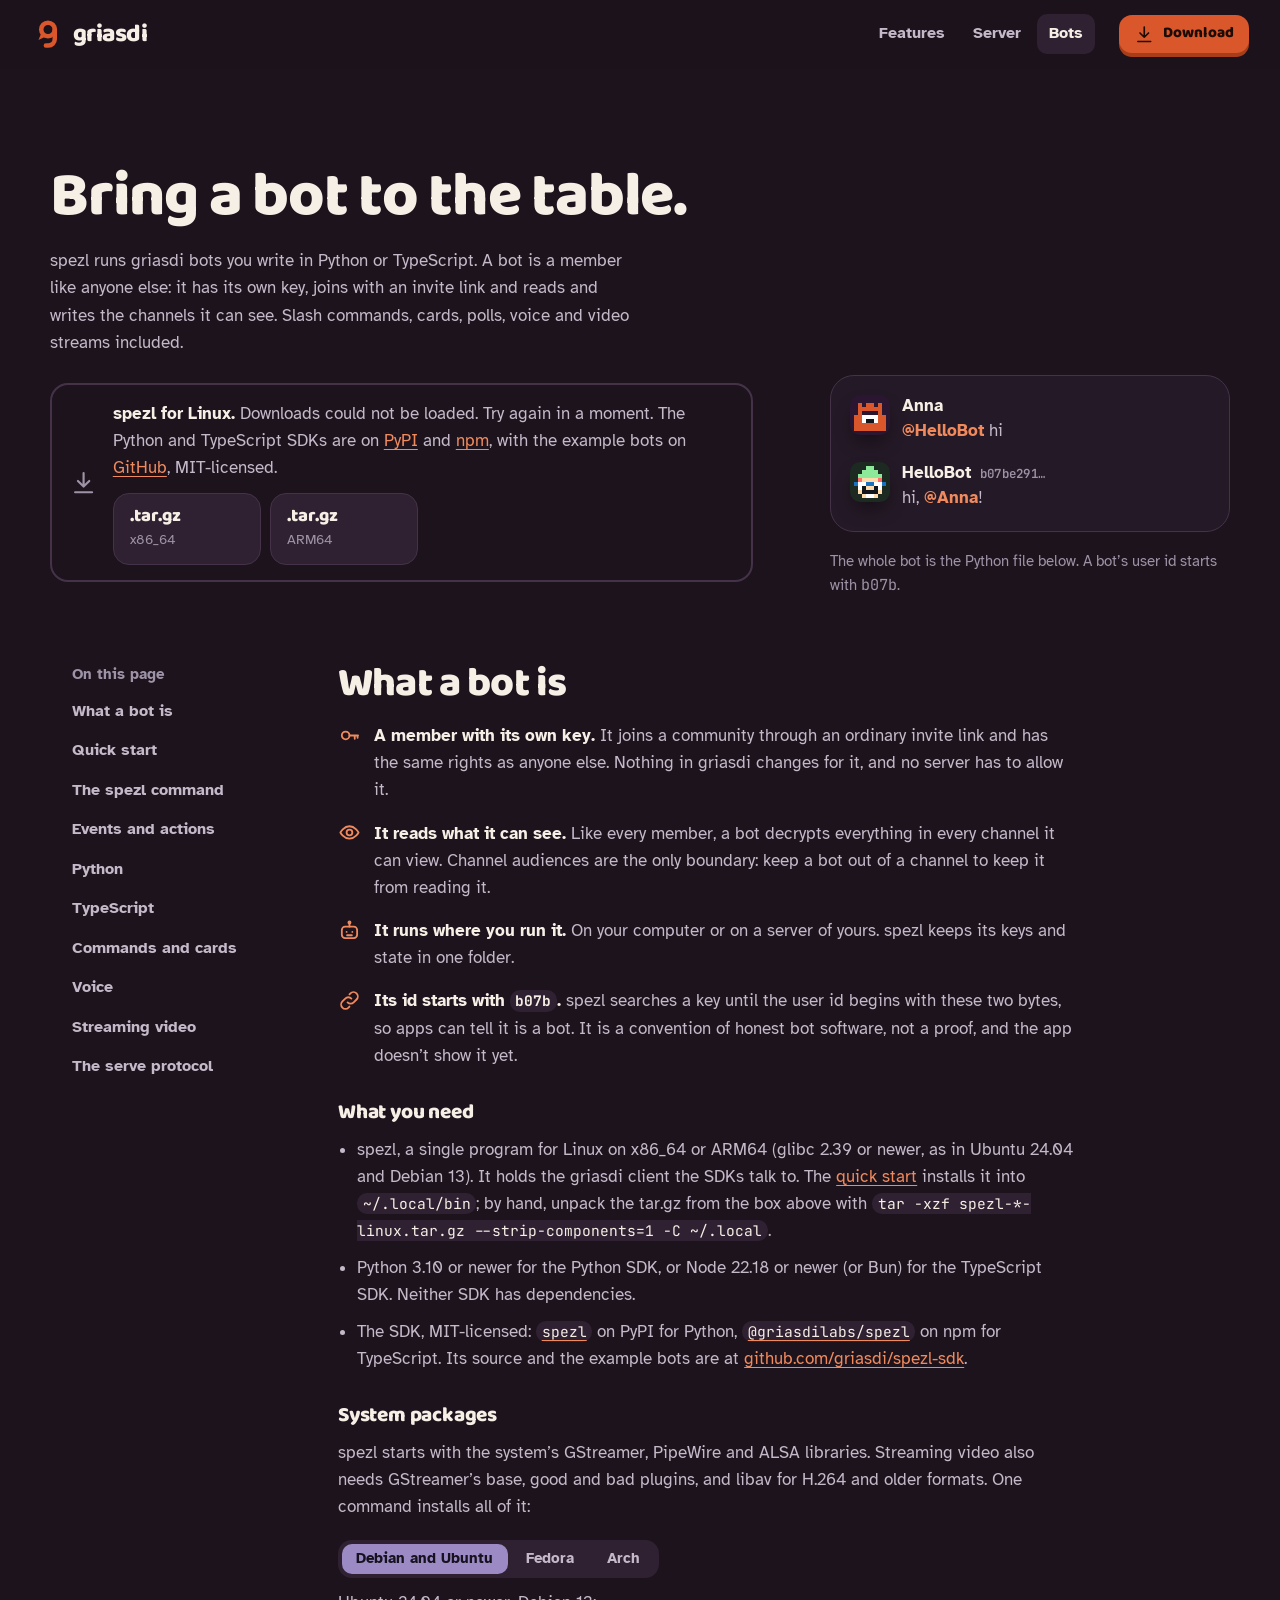
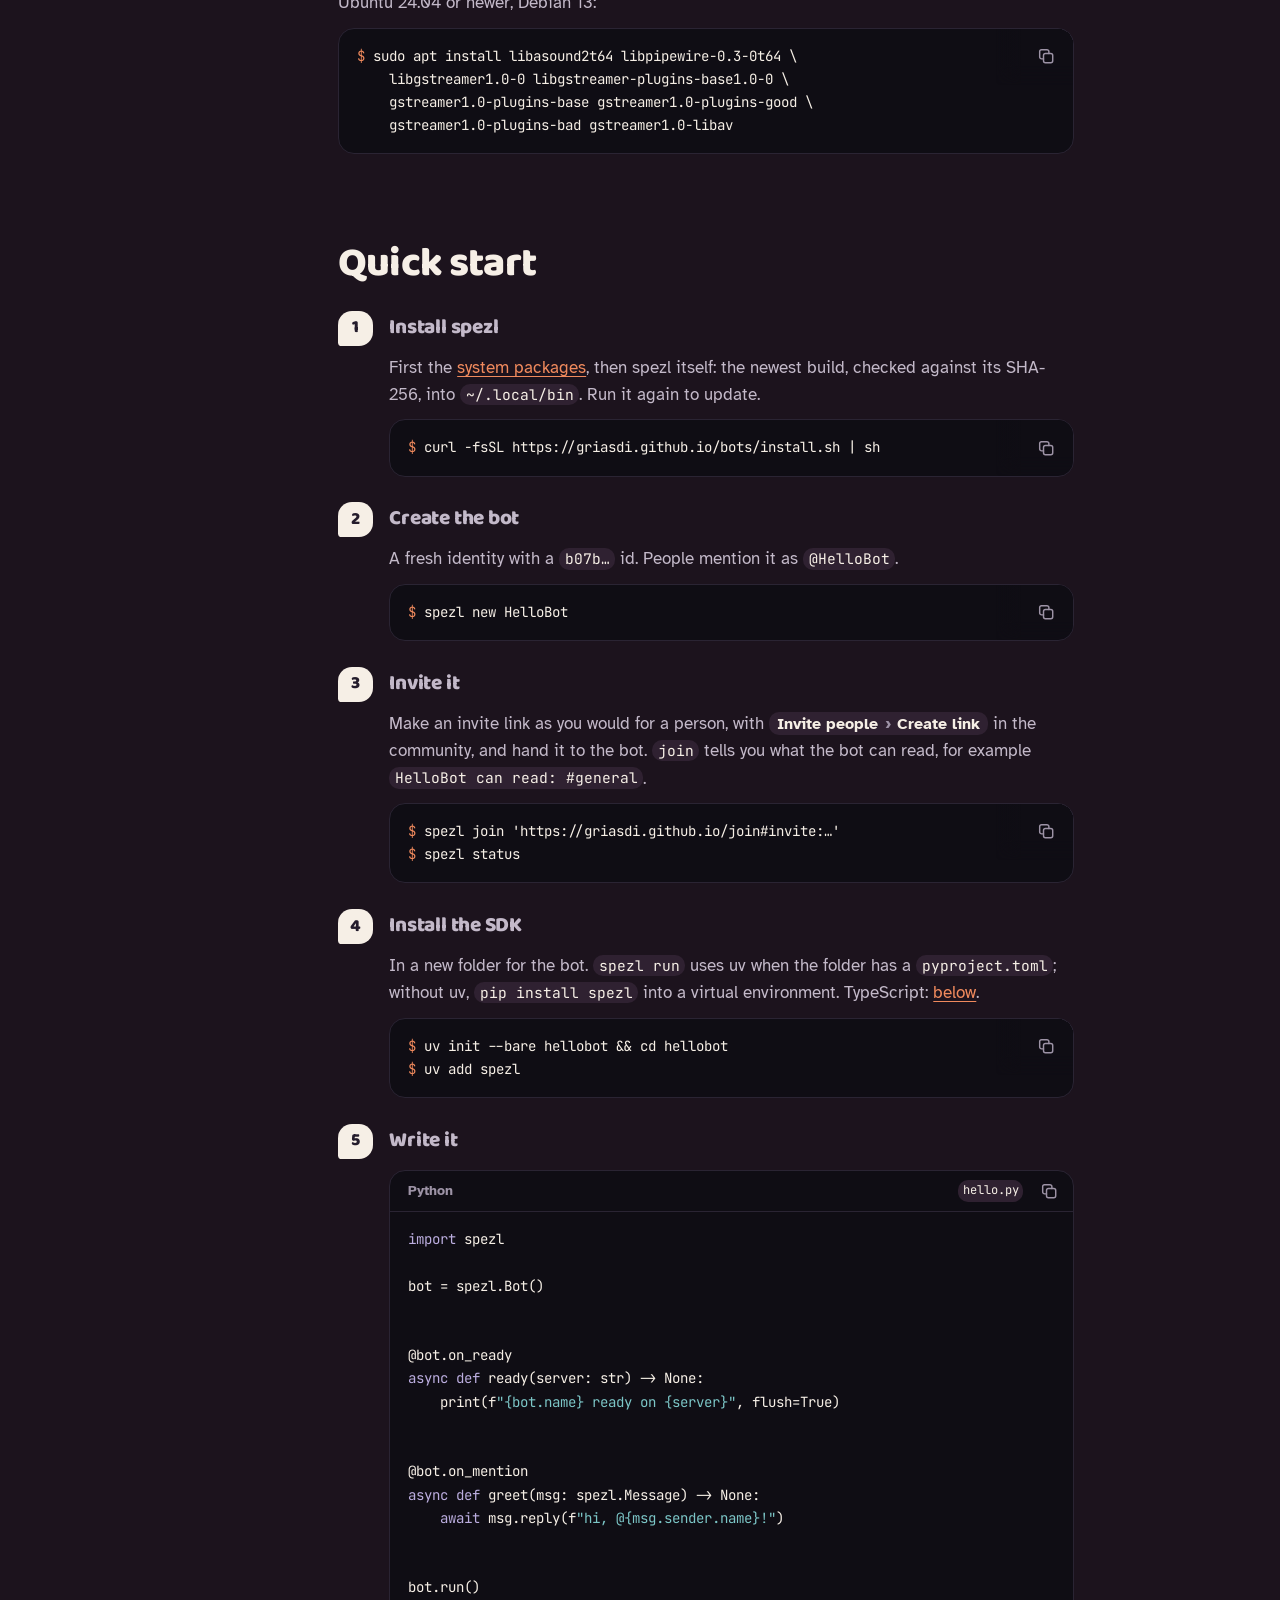
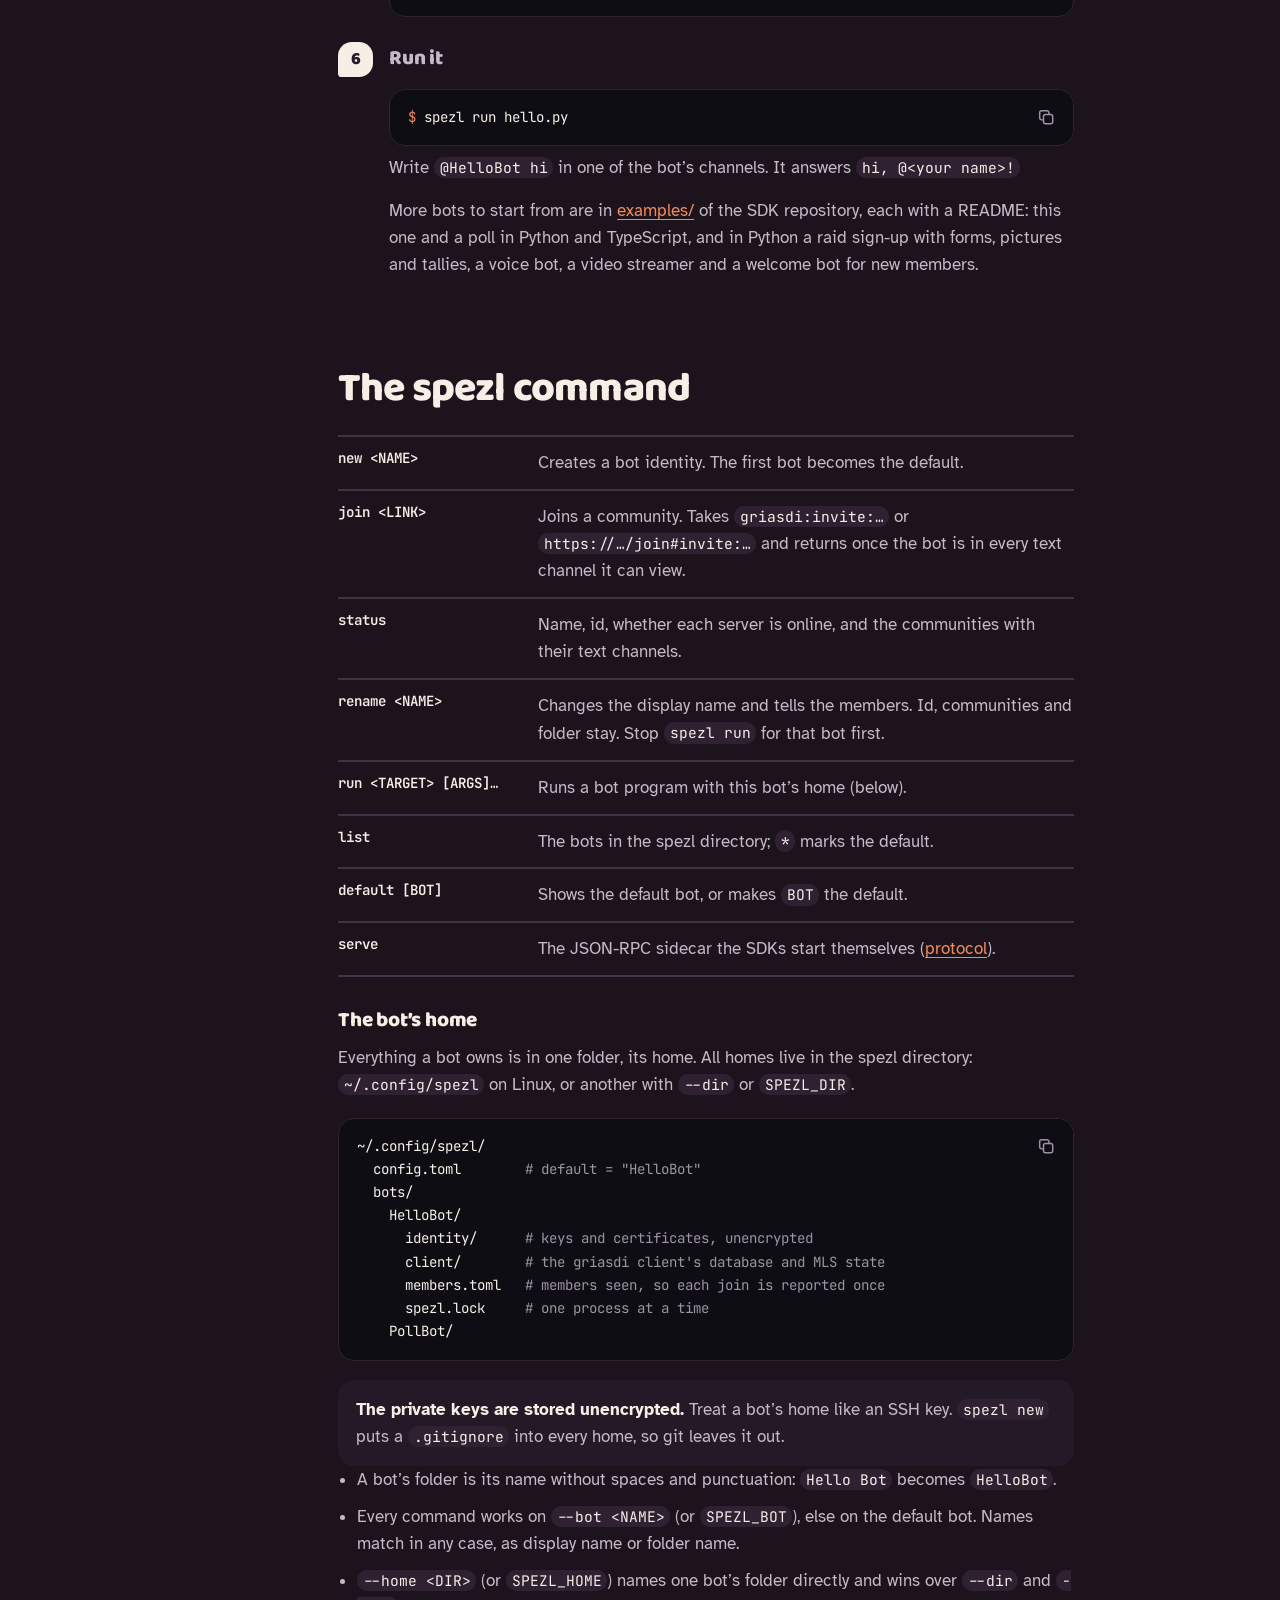
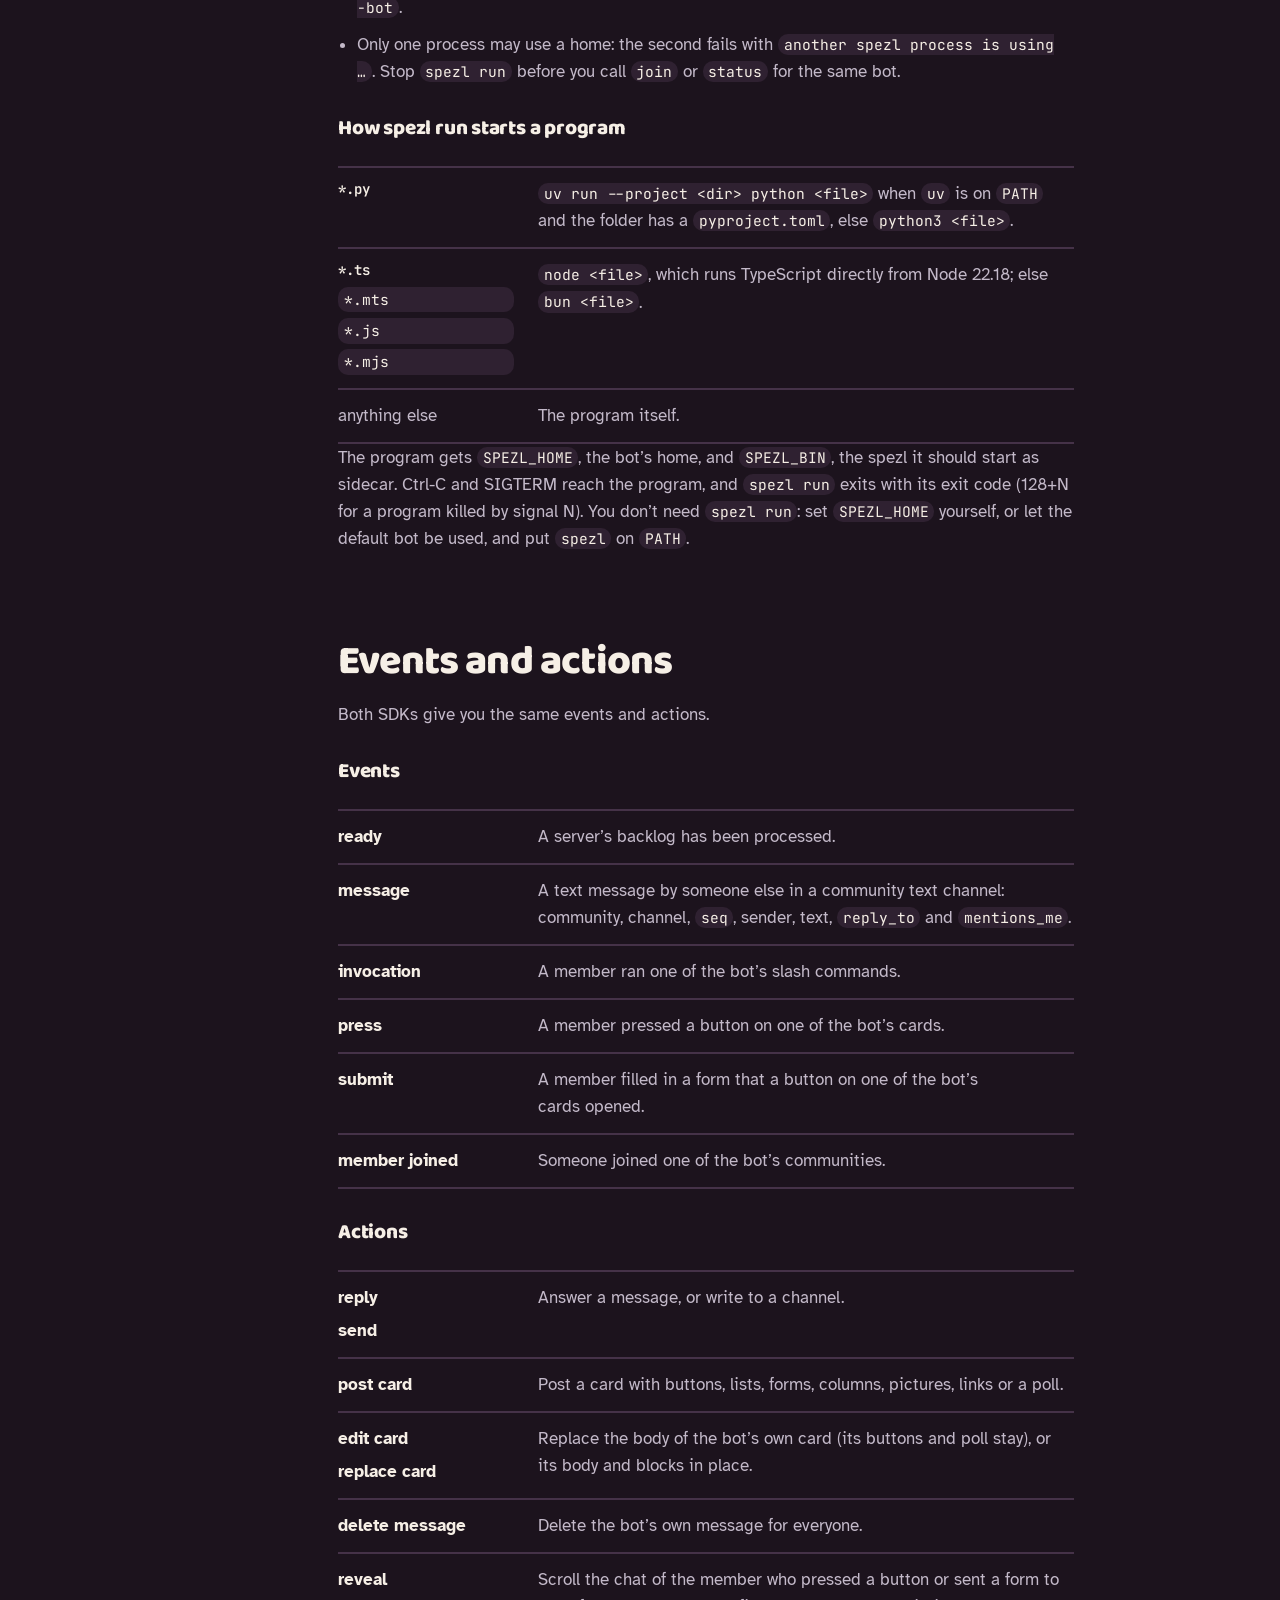
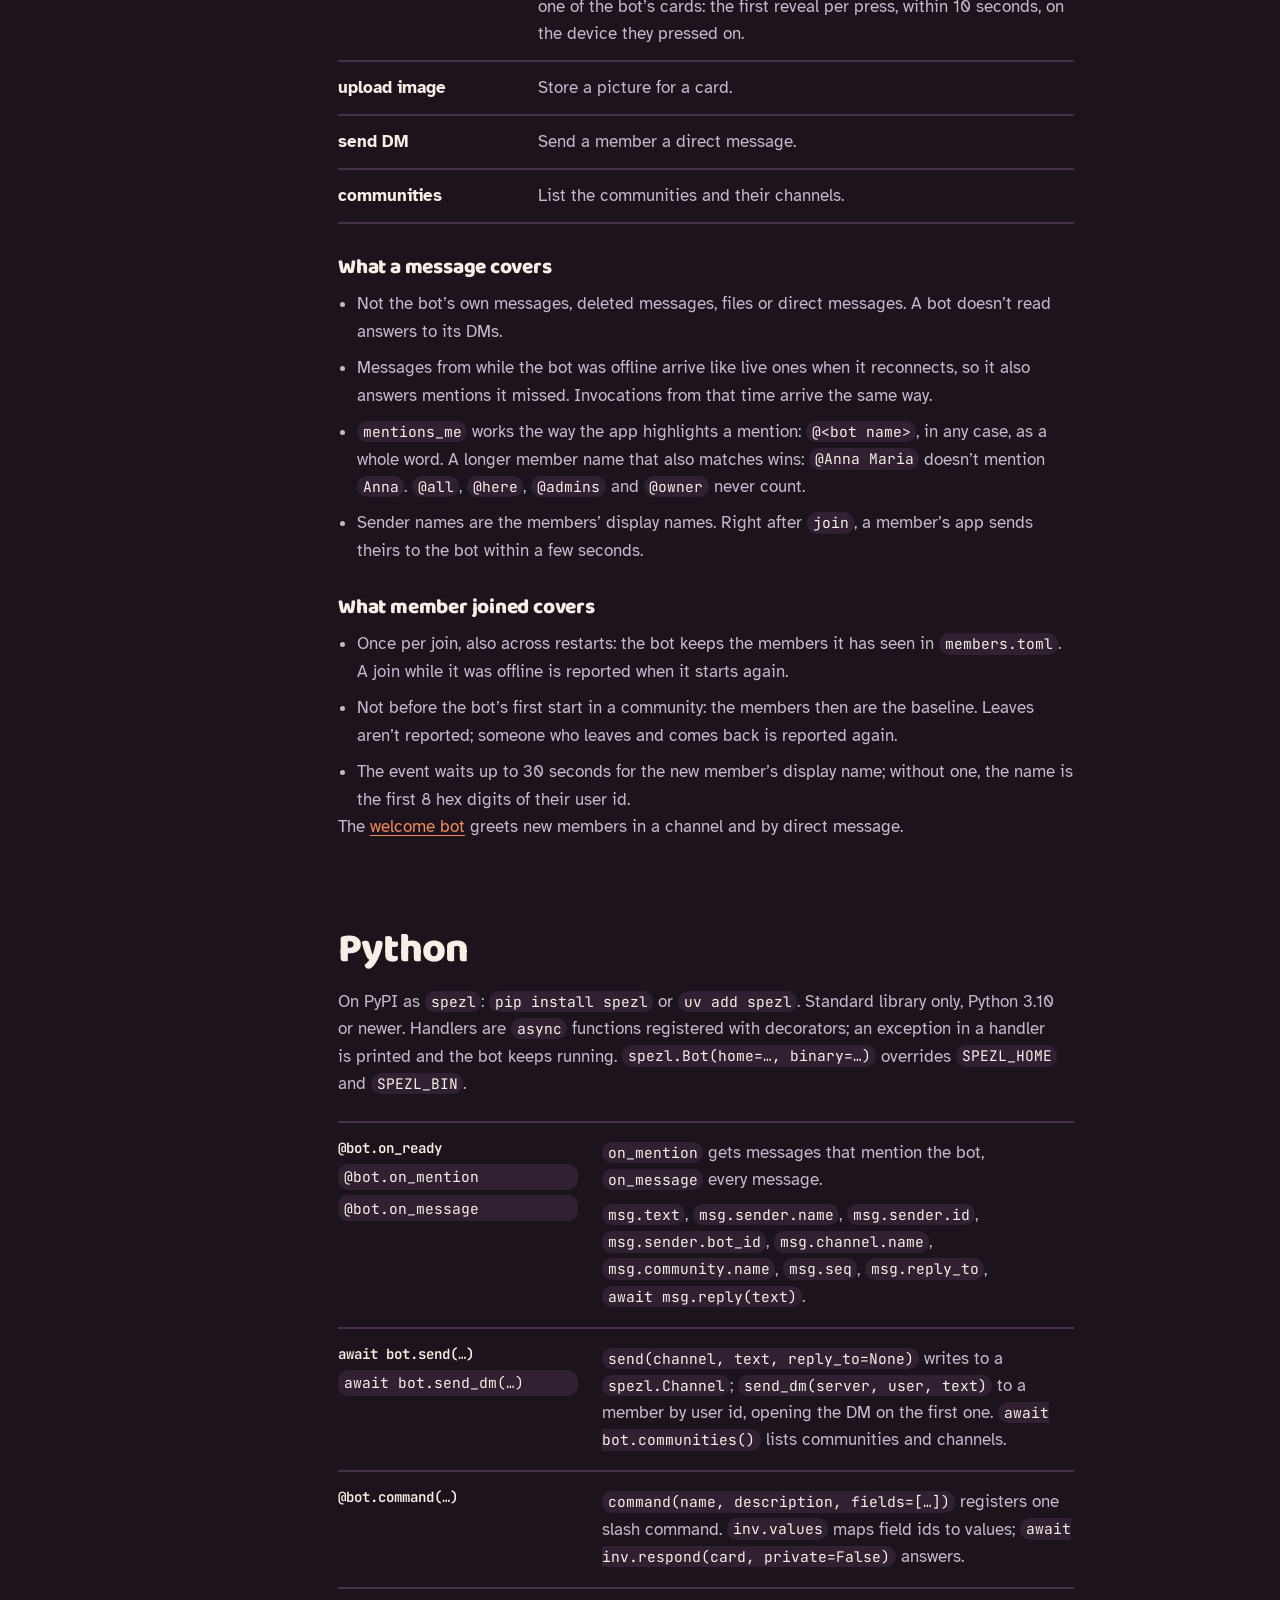
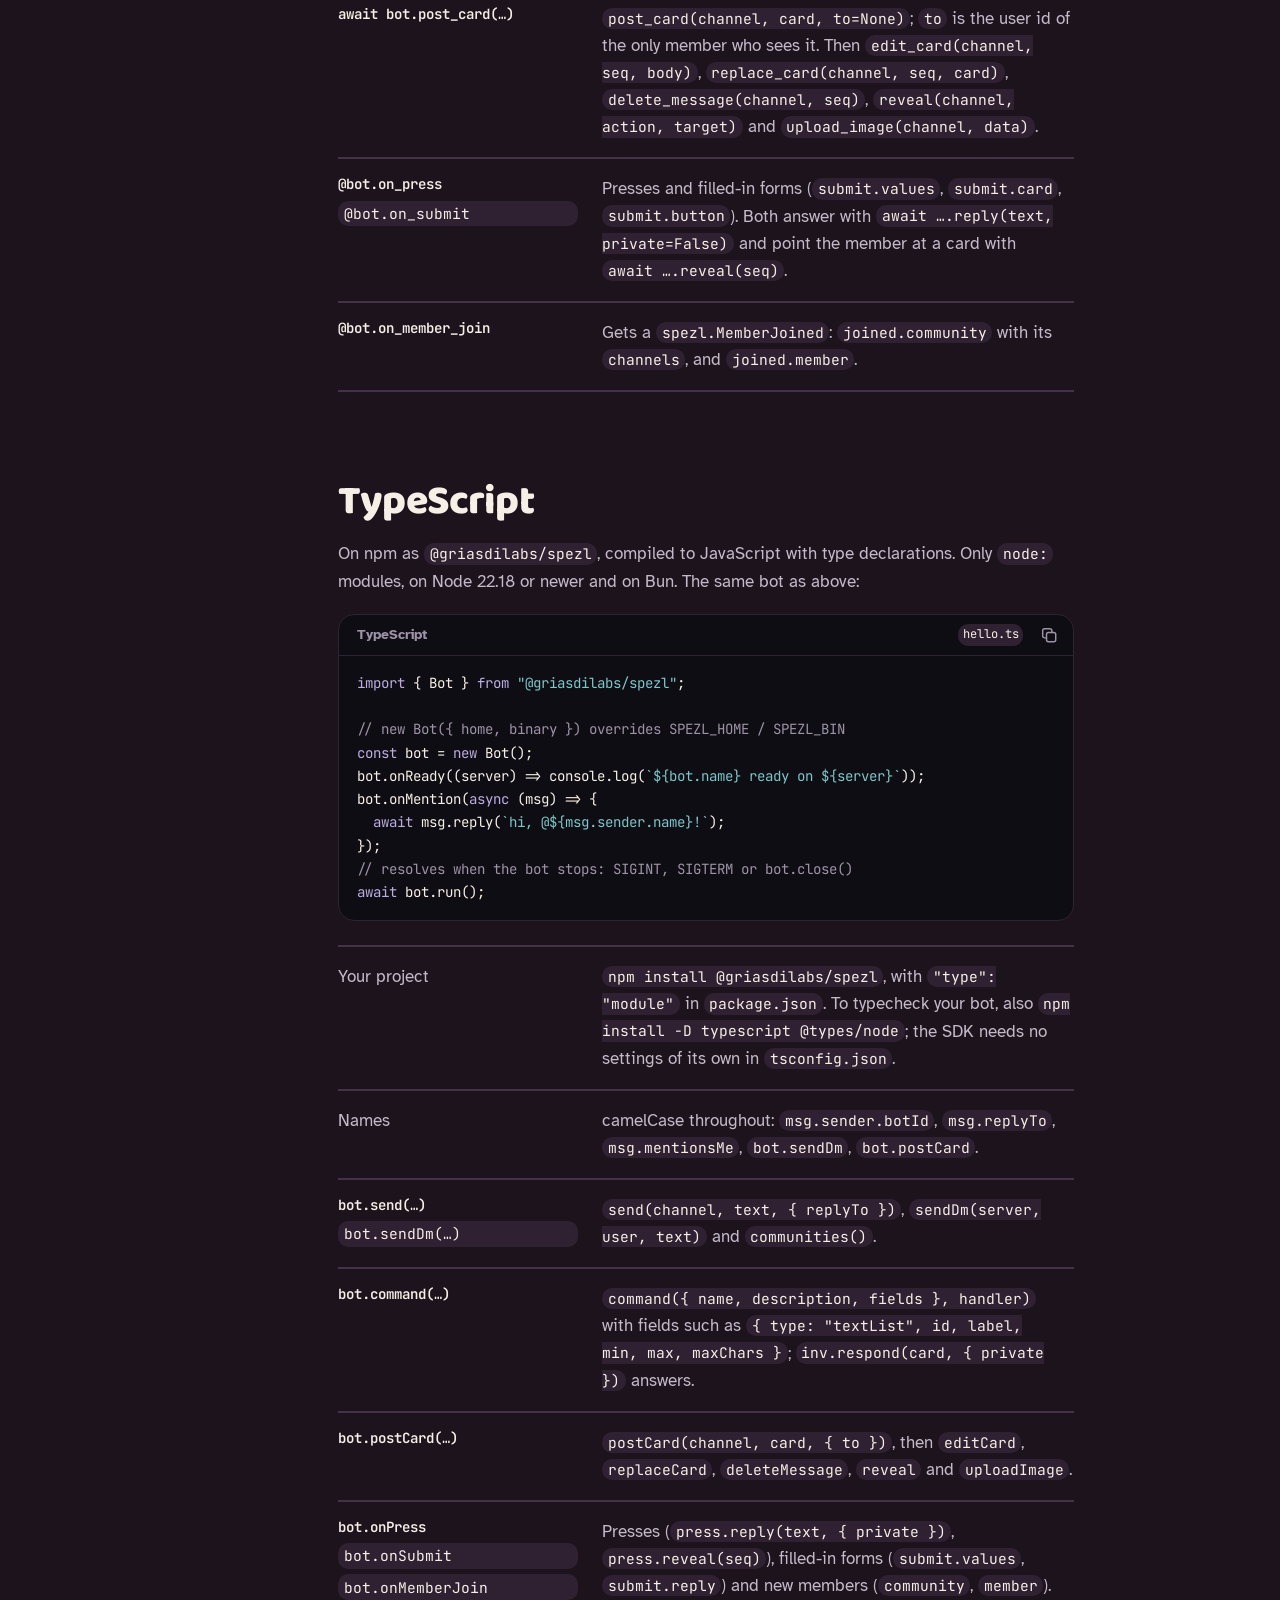
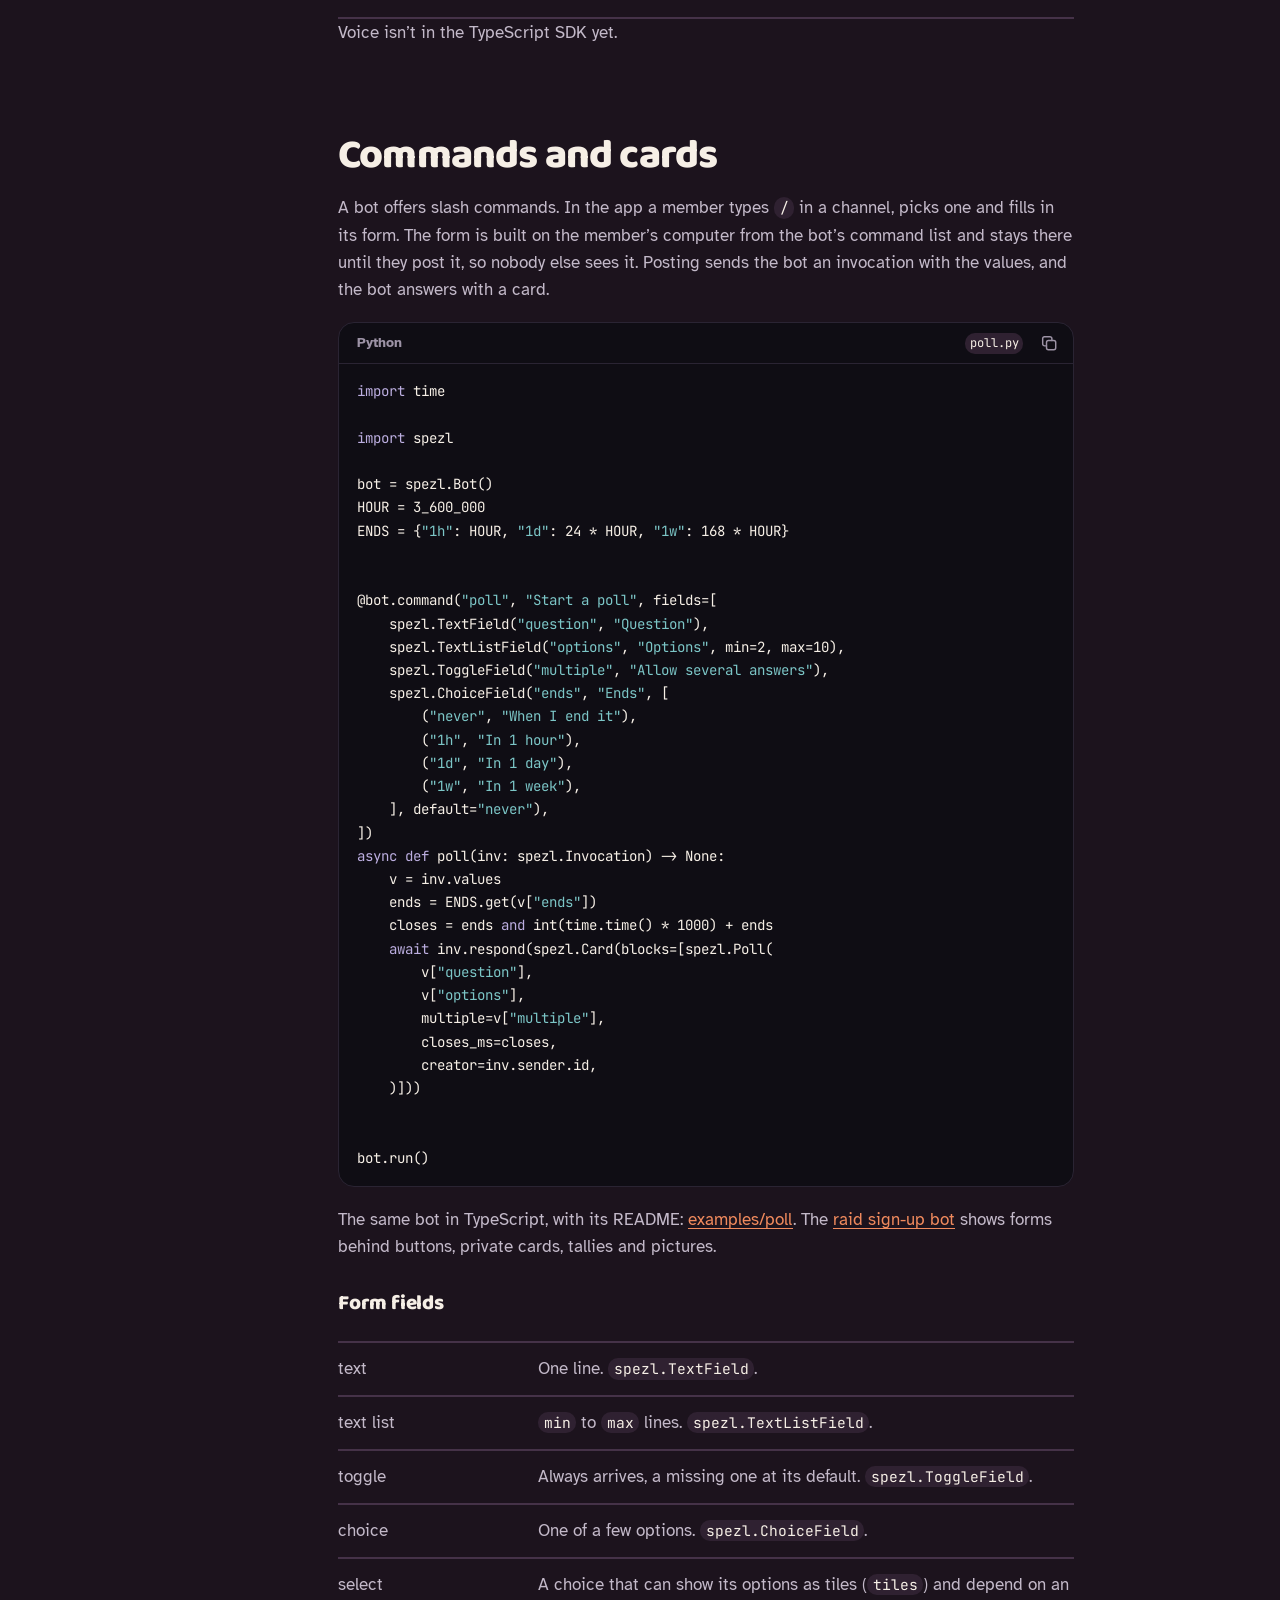
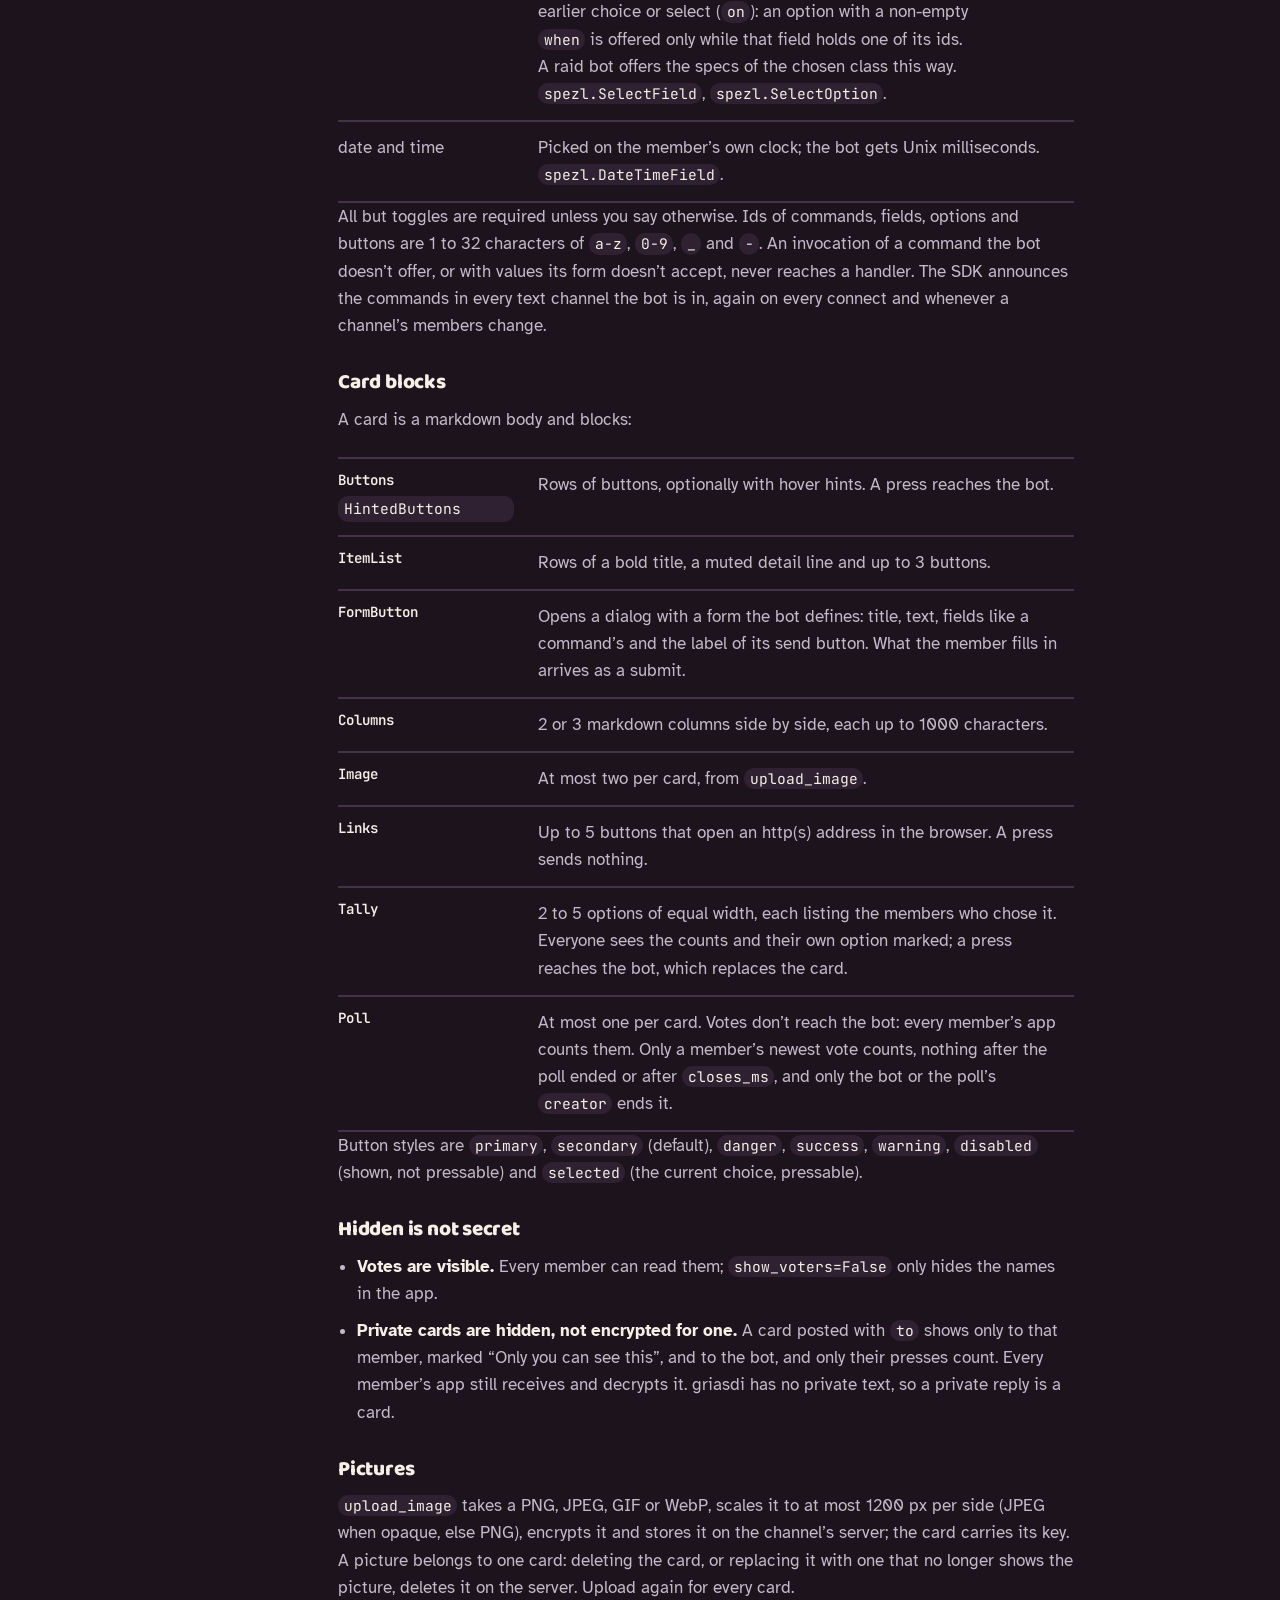
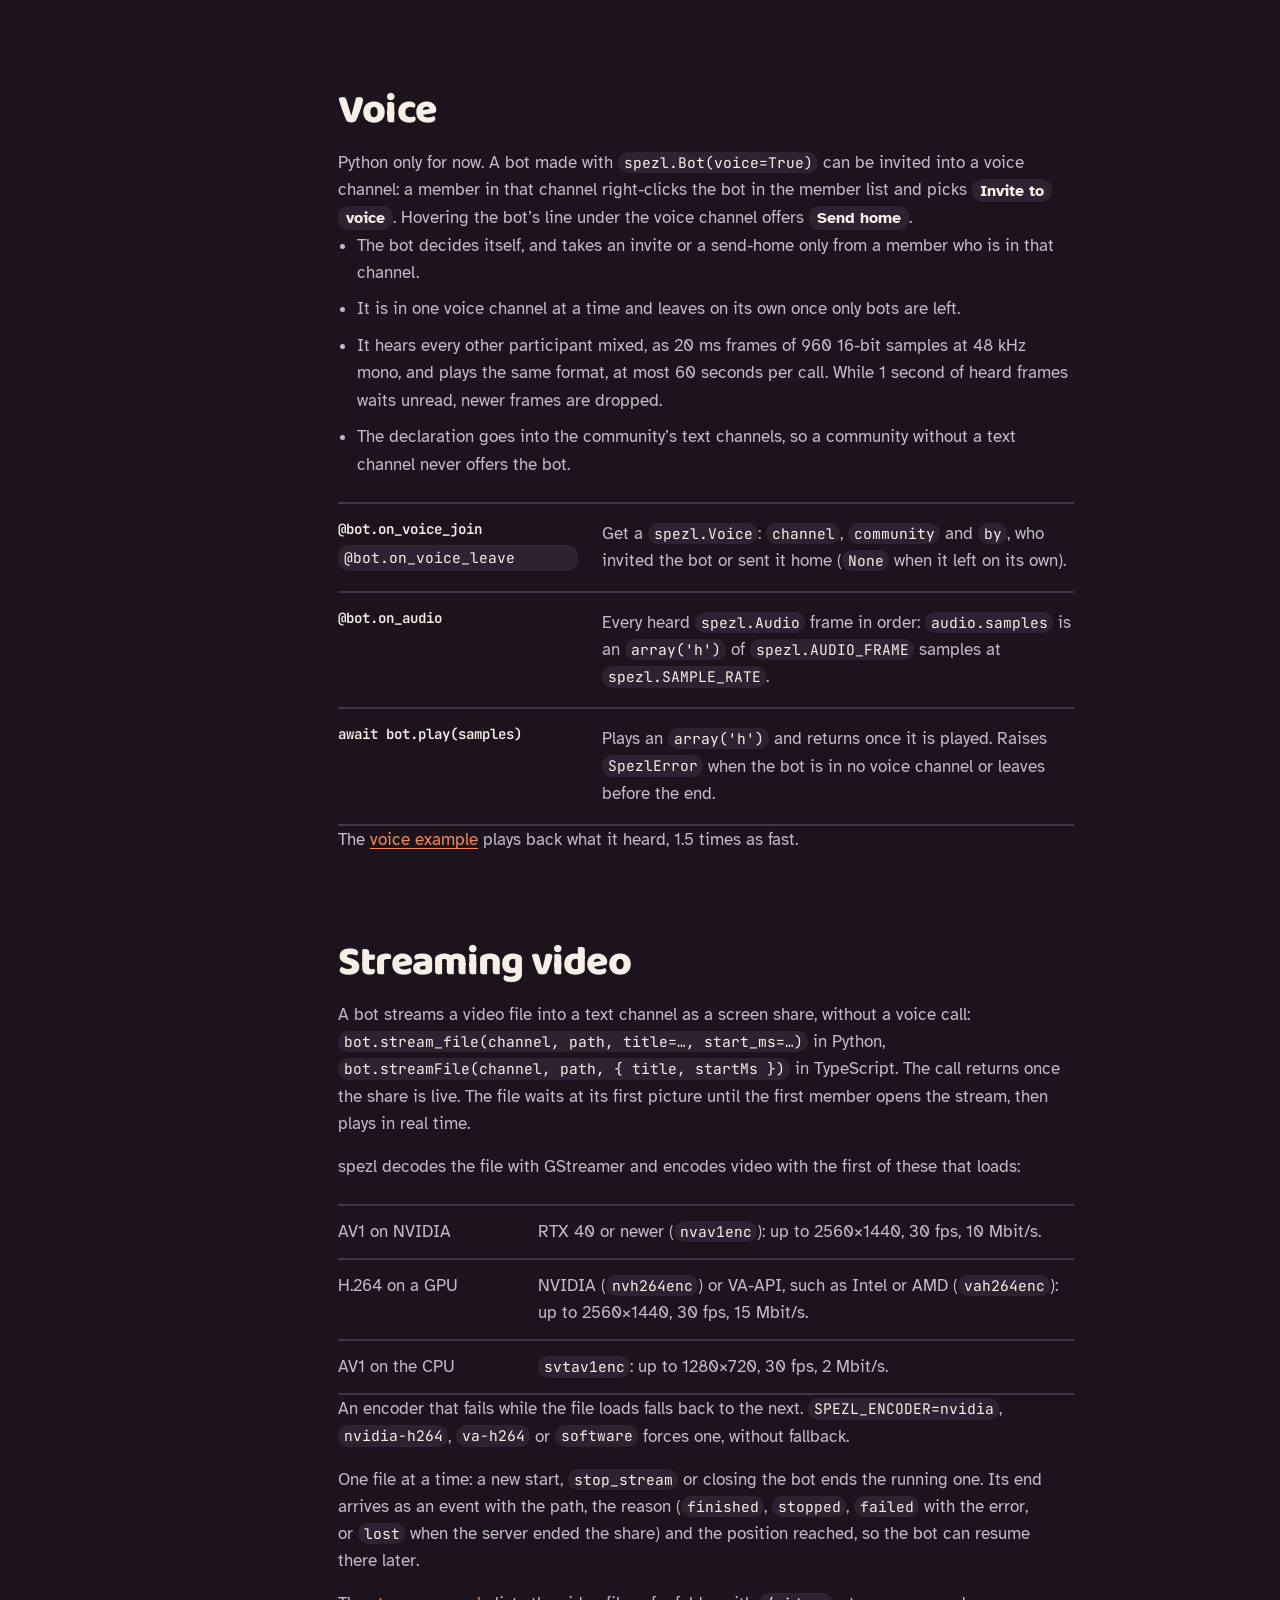
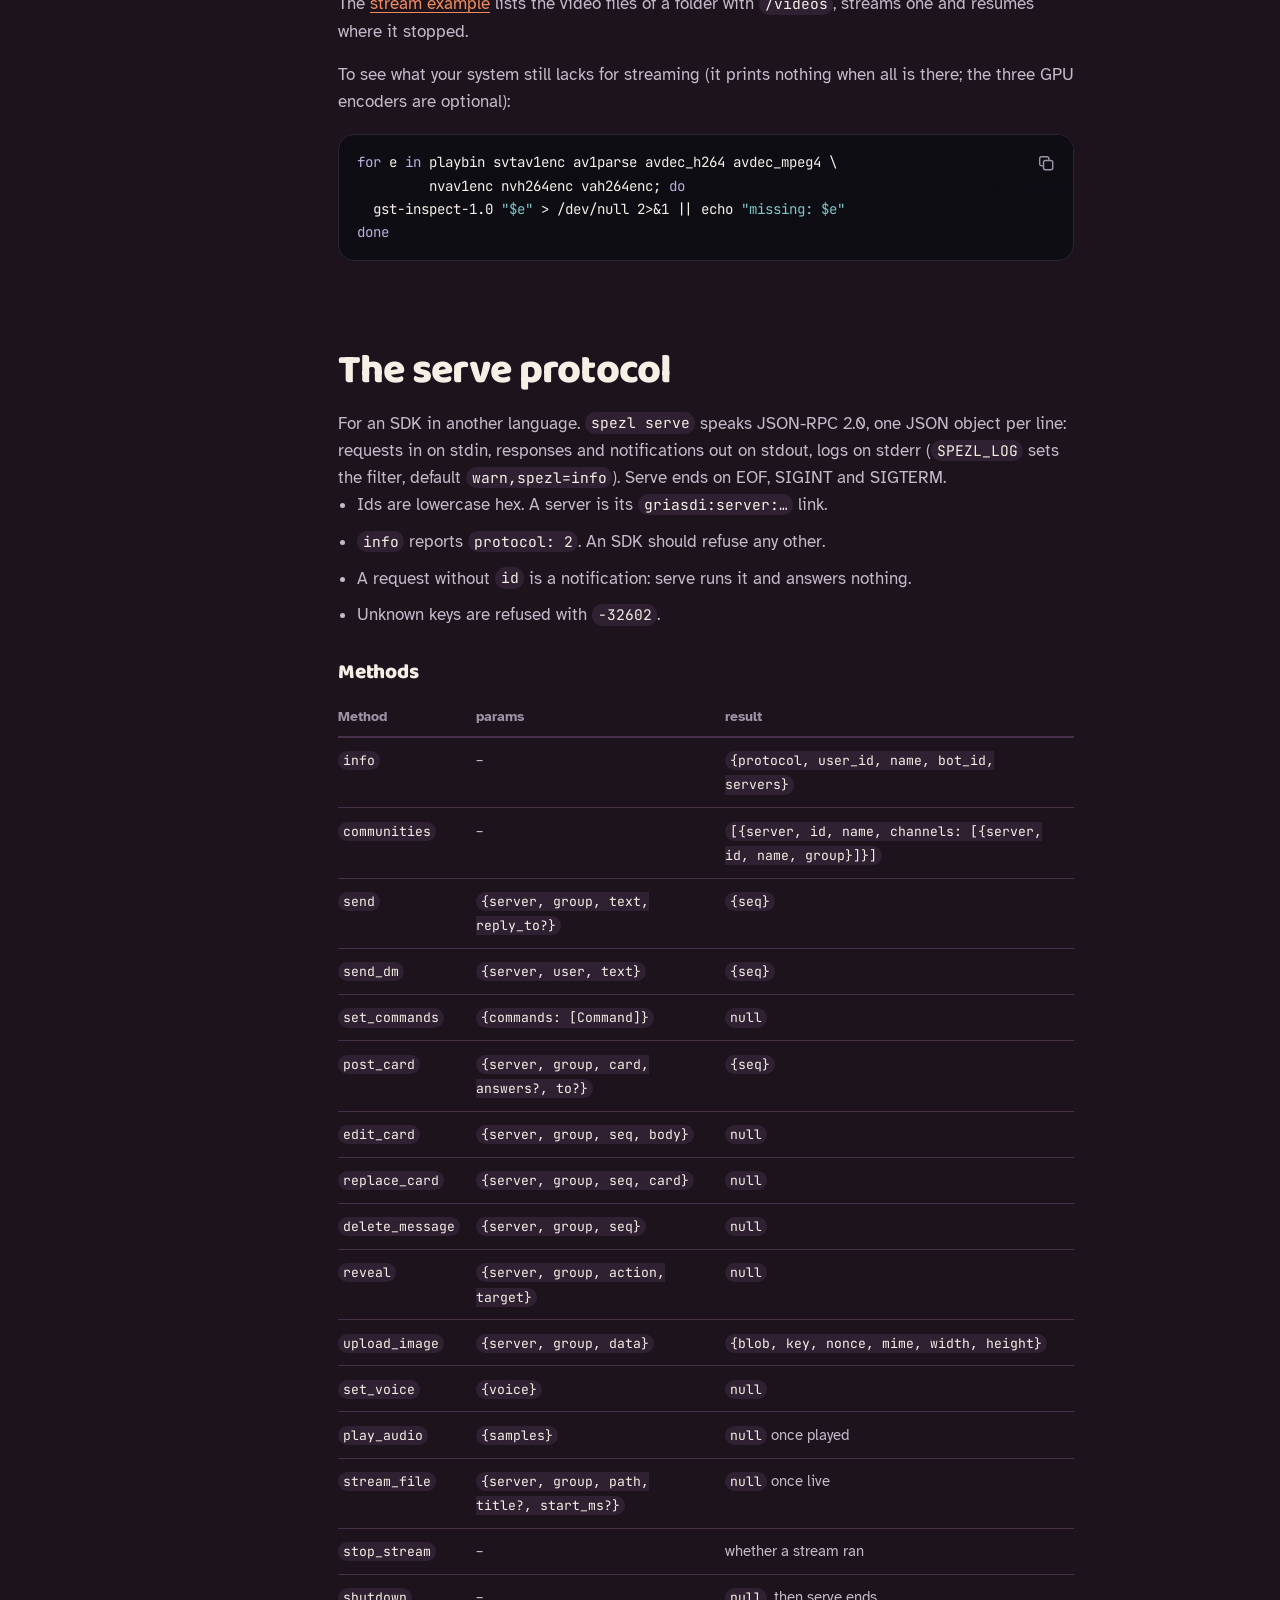
<file: site/bots/index.html>
<!doctype html>
<html lang="en">
<head>
<meta charset="utf-8">
<meta name="viewport" content="width=device-width, initial-scale=1">
<meta name="referrer" content="no-referrer">
<meta http-equiv="Content-Security-Policy" content="default-src 'none'; script-src 'self'; style-src 'self'; img-src 'self'; font-src 'self'; connect-src https://griasdi.doodleshnookie.net; base-uri 'none'; form-action 'none'">
<meta name="theme-color" content="#1c131d">
<title>griasdi: bots with spezl</title>
<meta name="description" content="Write bots for griasdi in Python or TypeScript with spezl: slash commands, cards, polls, voice and video streaming.">
<link rel="canonical" href="https://griasdi.github.io/bots/">
<meta property="og:site_name" content="griasdi">
<meta property="og:type" content="website">
<meta property="og:url" content="https://griasdi.github.io/bots/">
<meta property="og:title" content="Bots for griasdi with spezl">
<meta property="og:description" content="Write bots for griasdi in Python or TypeScript with spezl: slash commands, cards, polls, voice and video streaming.">
<meta property="og:image" content="https://griasdi.github.io/img/card.png">
<meta property="og:image:type" content="image/png">
<meta property="og:image:width" content="1200">
<meta property="og:image:height" content="630">
<meta property="og:image:alt" content="griasdi: five pixel faces around a table talk in speech bubbles while the server in the middle only sees scrambled hex.">
<meta name="twitter:card" content="summary_large_image">
<link rel="icon" href="../img/mark.svg" type="image/svg+xml">
<link rel="preload" href="../fonts/baloo2.woff2" as="font" type="font/woff2" crossorigin>
<link rel="preload" href="../fonts/atkinson-400.woff2" as="font" type="font/woff2" crossorigin>
<link rel="stylesheet" href="../styles.css">
<link rel="stylesheet" href="../doc.css">
<link rel="stylesheet" href="../guide.css">
</head>
<body>
<svg class="sprite" aria-hidden="true" focusable="false">
  <symbol id="i-key" viewBox="0 0 24 24"><circle cx="8" cy="12" r="4"/><path d="M12 12h9M17.5 12v3.5M20.5 12v2.5"/></symbol>
  <symbol id="i-bot" viewBox="0 0 24 24"><rect x="4" y="8" width="16" height="12" rx="3.5"/><path d="M12 8V4.5M9 13.5h.01M15 13.5h.01M9.5 17h5"/><circle cx="12" cy="3.6" r="1.1"/></symbol>
  <symbol id="i-eye" viewBox="0 0 24 24"><path d="M2.5 12S6 5.5 12 5.5 21.5 12 21.5 12 18 18.5 12 18.5 2.5 12 2.5 12z"/><circle cx="12" cy="12" r="3"/></symbol>
  <symbol id="i-link" viewBox="0 0 24 24"><path d="M10 14a4.5 4.5 0 0 0 6.4 0l3-3a4.5 4.5 0 0 0-6.4-6.4l-1 1"/><path d="M14 10a4.5 4.5 0 0 0-6.4 0l-3 3a4.5 4.5 0 0 0 6.4 6.4l1-1"/></symbol>
  <symbol id="i-down" viewBox="0 0 24 24"><path d="M12 3.5v12M7 10.5l5 5 5-5M4.5 20.5h15"/></symbol>
</svg>

<a class="skip" href="#main">Skip to content</a>

<header class="top">
  <nav class="nav" aria-label="Main">
    <a class="brand" href="../" aria-label="griasdi, to the home page"><img src="../img/mark.svg" width="34" height="34" alt=""><span>griasdi</span></a>
    <ul class="nav-links">
      <li><a href="../features/">Features</a></li>
      <li><a href="../server/">Server</a></li>
      <li><a href="../bots/" aria-current="page">Bots</a></li>
    </ul>
    <a class="btn btn-small" href="../#download"><svg class="ico" aria-hidden="true"><use href="#i-down"/></svg>Download</a>
  </nav>
</header>

<main id="main" class="doc">
  <div class="wrap doc-head guide-head">
    <h1>Bring a bot to the table.</h1>
    <p class="doc-lede">spezl runs griasdi bots you write in Python or TypeScript. A bot is a member like anyone else: it has its own key, joins with an invite link and reads and writes the channels it can see. Slash commands, cards, polls, voice and video streams included.</p>
    <aside class="release" aria-labelledby="release-title">
      <svg class="ico" aria-hidden="true"><use href="#i-down"/></svg>
      <div>
        <p><b id="release-title">spezl for Linux.</b> <span id="release-build" data-none="No build of spezl is published yet.">Looking for the newest build…</span> The Python and TypeScript SDKs are on <a href="https://pypi.org/project/spezl/">PyPI</a> and <a href="https://www.npmjs.com/package/@griasdilabs/spezl">npm</a>, with the example bots on <a href="https://github.com/griasdi/spezl-sdk">GitHub</a>, MIT-licensed.</p>
        <ul class="files">
          <li><a class="file" data-file="tool:spezl:x86_64-unknown-linux-gnu" href="#" aria-disabled="true"><span>.tar.gz</span><small>x86_64</small></a></li>
          <li><a class="file" data-file="tool:spezl:aarch64-unknown-linux-gnu" href="#" aria-disabled="true"><span>.tar.gz</span><small>ARM64</small></a></li>
        </ul>
      </div>
    </aside>
    <figure class="scene">
      <ol class="thread" aria-label="A member mentions HelloBot, and it answers">
        <li><span class="face-slot" data-face="11" aria-hidden="true"></span><div><span class="who">Anna</span><p class="msg"><span class="mention">@HelloBot</span> hi</p></div></li>
        <li><span class="face-slot" data-face="52" aria-hidden="true"></span><div><span class="who">HelloBot <span class="bot-id">b07be291…</span></span><p class="msg">hi, <span class="mention">@Anna</span>!</p></div></li>
      </ol>
      <figcaption>The whole bot is the Python file below. A bot’s user id starts with <code>b07b</code>.</figcaption>
    </figure>
  </div>

  <div class="wrap doc-grid">
    <nav class="toc" aria-label="On this page">
      <p class="toc-title">On this page</p>
      <ol>
        <li><a href="#what">What a bot is</a></li>
        <li><a href="#start">Quick start</a></li>
        <li><a href="#cli">The spezl command</a></li>
        <li><a href="#events">Events and actions</a></li>
        <li><a href="#python">Python</a></li>
        <li><a href="#typescript">TypeScript</a></li>
        <li><a href="#commands">Commands and cards</a></li>
        <li><a href="#voice">Voice</a></li>
        <li><a href="#streaming">Streaming video</a></li>
        <li><a href="#protocol">The serve protocol</a></li>
      </ol>
    </nav>
    <div class="doc-body">
      <section id="what" aria-labelledby="what-title">
        <h2 id="what-title">What a bot is</h2>
        <ul class="facts">
          <li><svg class="ico" aria-hidden="true"><use href="#i-key"/></svg><span><b>A member with its own key.</b> It joins a community through an ordinary invite link and has the same rights as anyone else. Nothing in griasdi changes for it, and no server has to allow it.</span></li>
          <li><svg class="ico" aria-hidden="true"><use href="#i-eye"/></svg><span><b>It reads what it can see.</b> Like every member, a bot decrypts everything in every channel it can view. Channel audiences are the only boundary: keep a bot out of a channel to keep it from reading it.</span></li>
          <li><svg class="ico" aria-hidden="true"><use href="#i-bot"/></svg><span><b>It runs where you run it.</b> On your computer or on a server of yours. spezl keeps its keys and state in one folder.</span></li>
          <li><svg class="ico" aria-hidden="true"><use href="#i-link"/></svg><span><b>Its id starts with <code>b07b</code>.</b> spezl searches a key until the user id begins with these two bytes, so apps can tell it is a bot. It is a convention of honest bot software, not a proof, and the app doesn’t show it yet.</span></li>
        </ul>
        <h3>What you need</h3>
        <ul class="plain">
          <li>spezl, a single program for Linux on x86_64 or ARM64 (glibc 2.39 or newer, as in Ubuntu 24.04 and Debian 13). It holds the griasdi client the SDKs talk to. The <a href="#start">quick start</a> installs it into <code>~/.local/bin</code>; by hand, unpack the tar.gz from the box above with <code>tar -xzf spezl-*-linux.tar.gz --strip-components=1 -C ~/.local</code>.</li>
          <li>Python 3.10 or newer for the Python SDK, or Node 22.18 or newer (or Bun) for the TypeScript SDK. Neither SDK has dependencies.</li>
          <li>The SDK, MIT-licensed: <a href="https://pypi.org/project/spezl/"><code>spezl</code></a> on PyPI for Python, <a href="https://www.npmjs.com/package/@griasdilabs/spezl"><code>@griasdilabs/spezl</code></a> on npm for TypeScript. Its source and the example bots are at <a href="https://github.com/griasdi/spezl-sdk">github.com/griasdi/spezl-sdk</a>.</li>
        </ul>
        <h3 id="packages">System packages</h3>
        <p>spezl starts with the system’s GStreamer, PipeWire and ALSA libraries. Streaming video also needs GStreamer’s base, good and bad plugins, and libav for H.264 and older formats. One command installs all of it:</p>
        <div class="tabs" data-tabs="os">
          <div class="seg" role="tablist" aria-label="Distribution" hidden>
            <button type="button" role="tab" id="pkg-deb-tab" aria-controls="pkg-deb" aria-selected="true" data-tab="deb">Debian and Ubuntu</button>
            <button type="button" role="tab" id="pkg-rpm-tab" aria-controls="pkg-rpm" aria-selected="false" tabindex="-1" data-tab="rpm">Fedora</button>
            <button type="button" role="tab" id="pkg-arch-tab" aria-controls="pkg-arch" aria-selected="false" tabindex="-1" data-tab="arch">Arch</button>
          </div>
          <div class="tab-panel" role="tabpanel" id="pkg-deb" aria-labelledby="pkg-deb-tab" tabindex="0">
            <p class="tab-title">Debian and Ubuntu</p>
            <p>Ubuntu 24.04 or newer, Debian 13:</p>
            <div class="code"><pre><code><span class="p">$ </span>sudo apt install libasound2t64 libpipewire-0.3-0t64 \
    libgstreamer1.0-0 libgstreamer-plugins-base1.0-0 \
    gstreamer1.0-plugins-base gstreamer1.0-plugins-good \
    gstreamer1.0-plugins-bad gstreamer1.0-libav</code></pre></div>
          </div>
          <div class="tab-panel" role="tabpanel" id="pkg-rpm" aria-labelledby="pkg-rpm-tab" tabindex="0">
            <p class="tab-title">Fedora</p>
            <p>H.264 comes from openh264, from Cisco’s repository that Fedora enables by default.</p>
            <div class="code"><pre><code><span class="p">$ </span>sudo dnf install alsa-lib pipewire-libs gstreamer1 \
    gstreamer1-plugins-base gstreamer1-plugins-good \
    gstreamer1-plugins-bad-free gstreamer1-plugin-libav \
    gstreamer1-plugin-openh264</code></pre></div>
          </div>
          <div class="tab-panel" role="tabpanel" id="pkg-arch" aria-labelledby="pkg-arch-tab" tabindex="0">
            <p class="tab-title">Arch</p>
            <div class="code"><pre><code><span class="p">$ </span>sudo pacman -S --needed alsa-lib libpipewire gstreamer \
    gst-plugins-base-libs gst-plugins-base gst-plugins-good \
    gst-plugins-bad gst-libav</code></pre></div>
          </div>
        </div>
      </section>

      <section id="start" aria-labelledby="start-title">
        <h2 id="start-title">Quick start</h2>
        <ol class="steps">
          <li>
            <h3>Install spezl</h3>
            <p>First the <a href="#packages">system packages</a>, then spezl itself: the newest build, checked against its SHA-256, into <code>~/.local/bin</code>. Run it again to update.</p>
            <div class="code"><pre><code><span class="p">$ </span>curl -fsSL https://griasdi.github.io/bots/install.sh | sh</code></pre></div>
          </li>
          <li>
            <h3>Create the bot</h3>
            <p>A fresh identity with a <code>b07b…</code> id. People mention it as <code>@HelloBot</code>.</p>
            <div class="code"><pre><code><span class="p">$ </span>spezl new HelloBot</code></pre></div>
          </li>
          <li>
            <h3>Invite it</h3>
            <p>Make an invite link as you would for a person, with <span class="ui-path">Invite people <span aria-hidden="true">›</span> Create link</span> in the community, and hand it to the bot. <code>join</code> tells you what the bot can read, for example <code>HelloBot can read: #general</code>.</p>
            <div class="code"><pre><code><span class="p">$ </span>spezl join 'https://griasdi.github.io/join#invite:…'
<span class="p">$ </span>spezl status</code></pre></div>
          </li>
          <li>
            <h3>Install the SDK</h3>
            <p>In a new folder for the bot. <code>spezl run</code> uses uv when the folder has a <code>pyproject.toml</code>; without uv, <code>pip install spezl</code> into a virtual environment. TypeScript: <a href="#typescript">below</a>.</p>
            <div class="code"><pre><code><span class="p">$ </span>uv init --bare hellobot &amp;&amp; cd hellobot
<span class="p">$ </span>uv add spezl</code></pre></div>
          </li>
          <li>
            <h3>Write it</h3>
            <div class="code">
              <div class="code-head"><span>Python</span><code>hello.py</code></div>
<pre><code><span class="k">import</span> spezl

bot = spezl.Bot()


@bot.on_ready
<span class="k">async def</span> ready(server: str) -&gt; None:
    print(f<span class="s">"{bot.name} ready on {server}"</span>, flush=True)


@bot.on_mention
<span class="k">async def</span> greet(msg: spezl.Message) -&gt; None:
    <span class="k">await</span> msg.reply(f<span class="s">"hi, @{msg.sender.name}!"</span>)


bot.run()</code></pre>
            </div>
          </li>
          <li>
            <h3>Run it</h3>
            <div class="code"><pre><code><span class="p">$ </span>spezl run hello.py</code></pre></div>
            <p>Write <code>@HelloBot hi</code> in one of the bot’s channels. It answers <code>hi, @&lt;your name&gt;!</code></p>
            <p>More bots to start from are in <a href="https://github.com/griasdi/spezl-sdk/tree/main/examples">examples/</a> of the SDK repository, each with a README: this one and a poll in Python and TypeScript, and in Python a raid sign-up with forms, pictures and tallies, a voice bot, a video streamer and a welcome bot for new members.</p>
          </li>
        </ol>
      </section>

      <section id="cli" aria-labelledby="cli-title">
        <h2 id="cli-title">The spezl command</h2>
        <ul class="ref tight">
          <li><span class="term-name"><code>new &lt;NAME&gt;</code></span><div class="desc"><p>Creates a bot identity. The first bot becomes the default.</p></div></li>
          <li><span class="term-name"><code>join &lt;LINK&gt;</code></span><div class="desc"><p>Joins a community. Takes <code>griasdi:invite:…</code> or <code>https://…/join#invite:…</code> and returns once the bot is in every text channel it can view.</p></div></li>
          <li><span class="term-name"><code>status</code></span><div class="desc"><p>Name, id, whether each server is online, and the communities with their text channels.</p></div></li>
          <li><span class="term-name"><code>rename &lt;NAME&gt;</code></span><div class="desc"><p>Changes the display name and tells the members. Id, communities and folder stay. Stop <code>spezl run</code> for that bot first.</p></div></li>
          <li><span class="term-name"><code>run &lt;TARGET&gt; [ARGS]…</code></span><div class="desc"><p>Runs a bot program with this bot’s home (below).</p></div></li>
          <li><span class="term-name"><code>list</code></span><div class="desc"><p>The bots in the spezl directory; <code>*</code> marks the default.</p></div></li>
          <li><span class="term-name"><code>default [BOT]</code></span><div class="desc"><p>Shows the default bot, or makes <code>BOT</code> the default.</p></div></li>
          <li><span class="term-name"><code>serve</code></span><div class="desc"><p>The JSON-RPC sidecar the SDKs start themselves (<a href="#protocol">protocol</a>).</p></div></li>
        </ul>

        <h3>The bot’s home</h3>
        <p>Everything a bot owns is in one folder, its home. All homes live in the spezl directory: <code>~/.config/spezl</code> on Linux, or another with <code>--dir</code> or <code>SPEZL_DIR</code>.</p>
        <div class="code"><pre><code>~/.config/spezl/
  config.toml        <span class="c"># default = "HelloBot"</span>
  bots/
    HelloBot/
      identity/      <span class="c"># keys and certificates, unencrypted</span>
      client/        <span class="c"># the griasdi client's database and MLS state</span>
      members.toml   <span class="c"># members seen, so each join is reported once</span>
      spezl.lock     <span class="c"># one process at a time</span>
    PollBot/</code></pre></div>
        <div class="note"><p><b>The private keys are stored unencrypted.</b> Treat a bot’s home like an SSH key. <code>spezl new</code> puts a <code>.gitignore</code> into every home, so git leaves it out.</p></div>
        <ul class="plain">
          <li>A bot’s folder is its name without spaces and punctuation: <code>Hello Bot</code> becomes <code>HelloBot</code>.</li>
          <li>Every command works on <code>--bot &lt;NAME&gt;</code> (or <code>SPEZL_BOT</code>), else on the default bot. Names match in any case, as display name or folder name.</li>
          <li><code>--home &lt;DIR&gt;</code> (or <code>SPEZL_HOME</code>) names one bot’s folder directly and wins over <code>--dir</code> and <code>--bot</code>.</li>
          <li>Only one process may use a home: the second fails with <code>another spezl process is using …</code>. Stop <code>spezl run</code> before you call <code>join</code> or <code>status</code> for the same bot.</li>
        </ul>

        <h3>How spezl run starts a program</h3>
        <ul class="ref tight">
          <li><span class="term-name"><code>*.py</code></span><div class="desc"><p><code>uv run --project &lt;dir&gt; python &lt;file&gt;</code> when <code>uv</code> is on <code>PATH</code> and the folder has a <code>pyproject.toml</code>, else <code>python3 &lt;file&gt;</code>.</p></div></li>
          <li><span class="term-name"><code>*.ts</code> <code>*.mts</code> <code>*.js</code> <code>*.mjs</code></span><div class="desc"><p><code>node &lt;file&gt;</code>, which runs TypeScript directly from Node 22.18; else <code>bun &lt;file&gt;</code>.</p></div></li>
          <li><span class="term-name">anything else</span><div class="desc"><p>The program itself.</p></div></li>
        </ul>
        <p>The program gets <code>SPEZL_HOME</code>, the bot’s home, and <code>SPEZL_BIN</code>, the spezl it should start as sidecar. Ctrl-C and SIGTERM reach the program, and <code>spezl run</code> exits with its exit code (128+N for a program killed by signal N). You don’t need <code>spezl run</code>: set <code>SPEZL_HOME</code> yourself, or let the default bot be used, and put <code>spezl</code> on <code>PATH</code>.</p>
      </section>

      <section id="events" aria-labelledby="events-title">
        <h2 id="events-title">Events and actions</h2>
        <p>Both SDKs give you the same events and actions.</p>
        <h3>Events</h3>
        <ul class="ref tight">
          <li><span class="term-name"><b>ready</b></span><div class="desc"><p>A server’s backlog has been processed.</p></div></li>
          <li><span class="term-name"><b>message</b></span><div class="desc"><p>A text message by someone else in a community text channel: community, channel, <code>seq</code>, sender, text, <code>reply_to</code> and <code>mentions_me</code>.</p></div></li>
          <li><span class="term-name"><b>invocation</b></span><div class="desc"><p>A member ran one of the bot’s slash commands.</p></div></li>
          <li><span class="term-name"><b>press</b></span><div class="desc"><p>A member pressed a button on one of the bot’s cards.</p></div></li>
          <li><span class="term-name"><b>submit</b></span><div class="desc"><p>A member filled in a form that a button on one of the bot’s cards opened.</p></div></li>
          <li><span class="term-name"><b>member joined</b></span><div class="desc"><p>Someone joined one of the bot’s communities.</p></div></li>
        </ul>
        <h3>Actions</h3>
        <ul class="ref tight">
          <li><span class="term-name"><b>reply</b><b>send</b></span><div class="desc"><p>Answer a message, or write to a channel.</p></div></li>
          <li><span class="term-name"><b>post card</b></span><div class="desc"><p>Post a card with buttons, lists, forms, columns, pictures, links or a poll.</p></div></li>
          <li><span class="term-name"><b>edit card</b><b>replace card</b></span><div class="desc"><p>Replace the body of the bot’s own card (its buttons and poll stay), or its body and blocks in place.</p></div></li>
          <li><span class="term-name"><b>delete message</b></span><div class="desc"><p>Delete the bot’s own message for everyone.</p></div></li>
          <li><span class="term-name"><b>reveal</b></span><div class="desc"><p>Scroll the chat of the member who pressed a button or sent a form to one of the bot’s cards: the first reveal per press, within 10 seconds, on the device they pressed on.</p></div></li>
          <li><span class="term-name"><b>upload image</b></span><div class="desc"><p>Store a picture for a card.</p></div></li>
          <li><span class="term-name"><b>send DM</b></span><div class="desc"><p>Send a member a direct message.</p></div></li>
          <li><span class="term-name"><b>communities</b></span><div class="desc"><p>List the communities and their channels.</p></div></li>
        </ul>
        <h3>What a message covers</h3>
        <ul class="plain">
          <li>Not the bot’s own messages, deleted messages, files or direct messages. A bot doesn’t read answers to its DMs.</li>
          <li>Messages from while the bot was offline arrive like live ones when it reconnects, so it also answers mentions it missed. Invocations from that time arrive the same way.</li>
          <li><code>mentions_me</code> works the way the app highlights a mention: <code>@&lt;bot name&gt;</code>, in any case, as a whole word. A longer member name that also matches wins: <code>@Anna Maria</code> doesn’t mention <code>Anna</code>. <code>@all</code>, <code>@here</code>, <code>@admins</code> and <code>@owner</code> never count.</li>
          <li>Sender names are the members’ display names. Right after <code>join</code>, a member’s app sends theirs to the bot within a few seconds.</li>
        </ul>
        <h3>What member joined covers</h3>
        <ul class="plain">
          <li>Once per join, also across restarts: the bot keeps the members it has seen in <code>members.toml</code>. A join while it was offline is reported when it starts again.</li>
          <li>Not before the bot’s first start in a community: the members then are the baseline. Leaves aren’t reported; someone who leaves and comes back is reported again.</li>
          <li>The event waits up to 30 seconds for the new member’s display name; without one, the name is the first 8 hex digits of their user id.</li>
        </ul>
        <p>The <a href="https://github.com/griasdi/spezl-sdk/tree/main/examples/welcome">welcome bot</a> greets new members in a channel and by direct message.</p>
      </section>

      <section id="python" aria-labelledby="python-title">
        <h2 id="python-title">Python</h2>
        <p>On PyPI as <code>spezl</code>: <code>pip install spezl</code> or <code>uv add spezl</code>. Standard library only, Python 3.10 or newer. Handlers are <code>async</code> functions registered with decorators; an exception in a handler is printed and the bot keeps running. <code>spezl.Bot(home=…, binary=…)</code> overrides <code>SPEZL_HOME</code> and <code>SPEZL_BIN</code>.</p>
        <ul class="ref">
          <li><span class="term-name"><code>@bot.on_ready</code><code>@bot.on_mention</code><code>@bot.on_message</code></span><div class="desc"><p><code>on_mention</code> gets messages that mention the bot, <code>on_message</code> every message.</p><p><code>msg.text</code>, <code>msg.sender.name</code>, <code>msg.sender.id</code>, <code>msg.sender.bot_id</code>, <code>msg.channel.name</code>, <code>msg.community.name</code>, <code>msg.seq</code>, <code>msg.reply_to</code>, <code>await msg.reply(text)</code>.</p></div></li>
          <li><span class="term-name"><code>await bot.send(…)</code><code>await bot.send_dm(…)</code></span><div class="desc"><p><code>send(channel, text, reply_to=None)</code> writes to a <code>spezl.Channel</code>; <code>send_dm(server, user, text)</code> to a member by user id, opening the DM on the first one. <code>await bot.communities()</code> lists communities and channels.</p></div></li>
          <li><span class="term-name"><code>@bot.command(…)</code></span><div class="desc"><p><code>command(name, description, fields=[…])</code> registers one slash command. <code>inv.values</code> maps field ids to values; <code>await inv.respond(card, private=False)</code> answers.</p></div></li>
          <li><span class="term-name"><code>await bot.post_card(…)</code></span><div class="desc"><p><code>post_card(channel, card, to=None)</code>; <code>to</code> is the user id of the only member who sees it. Then <code>edit_card(channel, seq, body)</code>, <code>replace_card(channel, seq, card)</code>, <code>delete_message(channel, seq)</code>, <code>reveal(channel, action, target)</code> and <code>upload_image(channel, data)</code>.</p></div></li>
          <li><span class="term-name"><code>@bot.on_press</code><code>@bot.on_submit</code></span><div class="desc"><p>Presses and filled-in forms (<code>submit.values</code>, <code>submit.card</code>, <code>submit.button</code>). Both answer with <code>await ….reply(text, private=False)</code> and point the member at a card with <code>await ….reveal(seq)</code>.</p></div></li>
          <li><span class="term-name"><code>@bot.on_member_join</code></span><div class="desc"><p>Gets a <code>spezl.MemberJoined</code>: <code>joined.community</code> with its <code>channels</code>, and <code>joined.member</code>.</p></div></li>
        </ul>
      </section>

      <section id="typescript" aria-labelledby="typescript-title">
        <h2 id="typescript-title">TypeScript</h2>
        <p>On npm as <code>@griasdilabs/spezl</code>, compiled to JavaScript with type declarations. Only <code>node:</code> modules, on Node 22.18 or newer and on Bun. The same bot as above:</p>
        <div class="code">
          <div class="code-head"><span>TypeScript</span><code>hello.ts</code></div>
<pre><code><span class="k">import</span> { Bot } <span class="k">from</span> <span class="s">"@griasdilabs/spezl"</span>;

<span class="c">// new Bot({ home, binary }) overrides SPEZL_HOME / SPEZL_BIN</span>
<span class="k">const</span> bot = <span class="k">new</span> Bot();
bot.onReady((server) =&gt; console.log(<span class="s">`${bot.name} ready on ${server}`</span>));
bot.onMention(<span class="k">async</span> (msg) =&gt; {
  <span class="k">await</span> msg.reply(<span class="s">`hi, @${msg.sender.name}!`</span>);
});
<span class="c">// resolves when the bot stops: SIGINT, SIGTERM or bot.close()</span>
<span class="k">await</span> bot.run();</code></pre>
        </div>
        <ul class="ref">
          <li><span class="term-name">Your project</span><div class="desc"><p><code>npm install @griasdilabs/spezl</code>, with <code>"type": "module"</code> in <code>package.json</code>. To typecheck your bot, also <code>npm install -D typescript @types/node</code>; the SDK needs no settings of its own in <code>tsconfig.json</code>.</p></div></li>
          <li><span class="term-name">Names</span><div class="desc"><p>camelCase throughout: <code>msg.sender.botId</code>, <code>msg.replyTo</code>, <code>msg.mentionsMe</code>, <code>bot.sendDm</code>, <code>bot.postCard</code>.</p></div></li>
          <li><span class="term-name"><code>bot.send(…)</code><code>bot.sendDm(…)</code></span><div class="desc"><p><code>send(channel, text, { replyTo })</code>, <code>sendDm(server, user, text)</code> and <code>communities()</code>.</p></div></li>
          <li><span class="term-name"><code>bot.command(…)</code></span><div class="desc"><p><code>command({ name, description, fields }, handler)</code> with fields such as <code>{ type: "textList", id, label, min, max, maxChars }</code>; <code>inv.respond(card, { private })</code> answers.</p></div></li>
          <li><span class="term-name"><code>bot.postCard(…)</code></span><div class="desc"><p><code>postCard(channel, card, { to })</code>, then <code>editCard</code>, <code>replaceCard</code>, <code>deleteMessage</code>, <code>reveal</code> and <code>uploadImage</code>.</p></div></li>
          <li><span class="term-name"><code>bot.onPress</code><code>bot.onSubmit</code><code>bot.onMemberJoin</code></span><div class="desc"><p>Presses (<code>press.reply(text, { private })</code>, <code>press.reveal(seq)</code>), filled-in forms (<code>submit.values</code>, <code>submit.reply</code>) and new members (<code>community</code>, <code>member</code>).</p></div></li>
        </ul>
        <p>Voice isn’t in the TypeScript SDK yet.</p>
      </section>

      <section id="commands" aria-labelledby="commands-title">
        <h2 id="commands-title">Commands and cards</h2>
        <p>A bot offers slash commands. In the app a member types <code>/</code> in a channel, picks one and fills in its form. The form is built on the member’s computer from the bot’s command list and stays there until they post it, so nobody else sees it. Posting sends the bot an invocation with the values, and the bot answers with a card.</p>
        <div class="code">
          <div class="code-head"><span>Python</span><code>poll.py</code></div>
<pre><code><span class="k">import</span> time

<span class="k">import</span> spezl

bot = spezl.Bot()
HOUR = 3_600_000
ENDS = {<span class="s">"1h"</span>: HOUR, <span class="s">"1d"</span>: 24 * HOUR, <span class="s">"1w"</span>: 168 * HOUR}


@bot.command(<span class="s">"poll"</span>, <span class="s">"Start a poll"</span>, fields=[
    spezl.TextField(<span class="s">"question"</span>, <span class="s">"Question"</span>),
    spezl.TextListField(<span class="s">"options"</span>, <span class="s">"Options"</span>, min=2, max=10),
    spezl.ToggleField(<span class="s">"multiple"</span>, <span class="s">"Allow several answers"</span>),
    spezl.ChoiceField(<span class="s">"ends"</span>, <span class="s">"Ends"</span>, [
        (<span class="s">"never"</span>, <span class="s">"When I end it"</span>),
        (<span class="s">"1h"</span>, <span class="s">"In 1 hour"</span>),
        (<span class="s">"1d"</span>, <span class="s">"In 1 day"</span>),
        (<span class="s">"1w"</span>, <span class="s">"In 1 week"</span>),
    ], default=<span class="s">"never"</span>),
])
<span class="k">async def</span> poll(inv: spezl.Invocation) -&gt; None:
    v = inv.values
    ends = ENDS.get(v[<span class="s">"ends"</span>])
    closes = ends <span class="k">and</span> int(time.time() * 1000) + ends
    <span class="k">await</span> inv.respond(spezl.Card(blocks=[spezl.Poll(
        v[<span class="s">"question"</span>],
        v[<span class="s">"options"</span>],
        multiple=v[<span class="s">"multiple"</span>],
        closes_ms=closes,
        creator=inv.sender.id,
    )]))


bot.run()</code></pre>
        </div>
        <p>The same bot in TypeScript, with its README: <a href="https://github.com/griasdi/spezl-sdk/tree/main/examples/poll">examples/poll</a>. The <a href="https://github.com/griasdi/spezl-sdk/tree/main/examples/raid">raid sign-up bot</a> shows forms behind buttons, private cards, tallies and pictures.</p>
        <h3>Form fields</h3>
        <ul class="ref tight">
          <li><span class="term-name">text</span><div class="desc"><p>One line. <code>spezl.TextField</code>.</p></div></li>
          <li><span class="term-name">text list</span><div class="desc"><p><code>min</code> to <code>max</code> lines. <code>spezl.TextListField</code>.</p></div></li>
          <li><span class="term-name">toggle</span><div class="desc"><p>Always arrives, a missing one at its default. <code>spezl.ToggleField</code>.</p></div></li>
          <li><span class="term-name">choice</span><div class="desc"><p>One of a few options. <code>spezl.ChoiceField</code>.</p></div></li>
          <li><span class="term-name">select</span><div class="desc"><p>A choice that can show its options as tiles (<code>tiles</code>) and depend on an earlier choice or select (<code>on</code>): an option with a non-empty <code>when</code> is offered only while that field holds one of its ids. A raid bot offers the specs of the chosen class this way. <code>spezl.SelectField</code>, <code>spezl.SelectOption</code>.</p></div></li>
          <li><span class="term-name">date and time</span><div class="desc"><p>Picked on the member’s own clock; the bot gets Unix milliseconds. <code>spezl.DateTimeField</code>.</p></div></li>
        </ul>
        <p>All but toggles are required unless you say otherwise. Ids of commands, fields, options and buttons are 1 to 32 characters of <code>a-z</code>, <code>0-9</code>, <code>_</code> and <code>-</code>. An invocation of a command the bot doesn’t offer, or with values its form doesn’t accept, never reaches a handler. The SDK announces the commands in every text channel the bot is in, again on every connect and whenever a channel’s members change.</p>
        <h3>Card blocks</h3>
        <p>A card is a markdown body and blocks:</p>
        <ul class="ref tight">
          <li><span class="term-name"><code>Buttons</code><code>HintedButtons</code></span><div class="desc"><p>Rows of buttons, optionally with hover hints. A press reaches the bot.</p></div></li>
          <li><span class="term-name"><code>ItemList</code></span><div class="desc"><p>Rows of a bold title, a muted detail line and up to 3 buttons.</p></div></li>
          <li><span class="term-name"><code>FormButton</code></span><div class="desc"><p>Opens a dialog with a form the bot defines: title, text, fields like a command’s and the label of its send button. What the member fills in arrives as a submit.</p></div></li>
          <li><span class="term-name"><code>Columns</code></span><div class="desc"><p>2 or 3 markdown columns side by side, each up to 1000 characters.</p></div></li>
          <li><span class="term-name"><code>Image</code></span><div class="desc"><p>At most two per card, from <code>upload_image</code>.</p></div></li>
          <li><span class="term-name"><code>Links</code></span><div class="desc"><p>Up to 5 buttons that open an http(s) address in the browser. A press sends nothing.</p></div></li>
          <li><span class="term-name"><code>Tally</code></span><div class="desc"><p>2 to 5 options of equal width, each listing the members who chose it. Everyone sees the counts and their own option marked; a press reaches the bot, which replaces the card.</p></div></li>
          <li><span class="term-name"><code>Poll</code></span><div class="desc"><p>At most one per card. Votes don’t reach the bot: every member’s app counts them. Only a member’s newest vote counts, nothing after the poll ended or after <code>closes_ms</code>, and only the bot or the poll’s <code>creator</code> ends it.</p></div></li>
        </ul>
        <p>Button styles are <code>primary</code>, <code>secondary</code> (default), <code>danger</code>, <code>success</code>, <code>warning</code>, <code>disabled</code> (shown, not pressable) and <code>selected</code> (the current choice, pressable).</p>
        <h3>Hidden is not secret</h3>
        <ul class="plain">
          <li><b>Votes are visible.</b> Every member can read them; <code>show_voters=False</code> only hides the names in the app.</li>
          <li><b>Private cards are hidden, not encrypted for one.</b> A card posted with <code>to</code> shows only to that member, marked “Only you can see this”, and to the bot, and only their presses count. Every member’s app still receives and decrypts it. griasdi has no private text, so a private reply is a card.</li>
        </ul>
        <h3>Pictures</h3>
        <p><code>upload_image</code> takes a PNG, JPEG, GIF or WebP, scales it to at most 1200&nbsp;px per side (JPEG when opaque, else PNG), encrypts it and stores it on the channel’s server; the card carries its key. A picture belongs to one card: deleting the card, or replacing it with one that no longer shows the picture, deletes it on the server. Upload again for every card.</p>
      </section>

      <section id="voice" aria-labelledby="voice-title">
        <h2 id="voice-title">Voice</h2>
        <p>Python only for now. A bot made with <code>spezl.Bot(voice=True)</code> can be invited into a voice channel: a member in that channel right-clicks the bot in the member list and picks <span class="ui-path">Invite to voice</span>. Hovering the bot’s line under the voice channel offers <span class="ui-path">Send home</span>.</p>
        <ul class="plain">
          <li>The bot decides itself, and takes an invite or a send-home only from a member who is in that channel.</li>
          <li>It is in one voice channel at a time and leaves on its own once only bots are left.</li>
          <li>It hears every other participant mixed, as 20&nbsp;ms frames of 960 16-bit samples at 48&nbsp;kHz mono, and plays the same format, at most 60 seconds per call. While 1 second of heard frames waits unread, newer frames are dropped.</li>
          <li>The declaration goes into the community’s text channels, so a community without a text channel never offers the bot.</li>
        </ul>
        <ul class="ref">
          <li><span class="term-name"><code>@bot.on_voice_join</code><code>@bot.on_voice_leave</code></span><div class="desc"><p>Get a <code>spezl.Voice</code>: <code>channel</code>, <code>community</code> and <code>by</code>, who invited the bot or sent it home (<code>None</code> when it left on its own).</p></div></li>
          <li><span class="term-name"><code>@bot.on_audio</code></span><div class="desc"><p>Every heard <code>spezl.Audio</code> frame in order: <code>audio.samples</code> is an <code>array('h')</code> of <code>spezl.AUDIO_FRAME</code> samples at <code>spezl.SAMPLE_RATE</code>.</p></div></li>
          <li><span class="term-name"><code>await bot.play(samples)</code></span><div class="desc"><p>Plays an <code>array('h')</code> and returns once it is played. Raises <code>SpezlError</code> when the bot is in no voice channel or leaves before the end.</p></div></li>
        </ul>
        <p>The <a href="https://github.com/griasdi/spezl-sdk/tree/main/examples/mickey">voice example</a> plays back what it heard, 1.5 times as fast.</p>
      </section>

      <section id="streaming" aria-labelledby="streaming-title">
        <h2 id="streaming-title">Streaming video</h2>
        <p>A bot streams a video file into a text channel as a screen share, without a voice call: <code>bot.stream_file(channel, path, title=…, start_ms=…)</code> in Python, <code>bot.streamFile(channel, path, { title, startMs })</code> in TypeScript. The call returns once the share is live. The file waits at its first picture until the first member opens the stream, then plays in real time.</p>
        <p>spezl decodes the file with GStreamer and encodes video with the first of these that loads:</p>
        <ul class="ref tight">
          <li><span class="term-name">AV1 on NVIDIA</span><div class="desc"><p>RTX 40 or newer (<code>nvav1enc</code>): up to 2560×1440, 30 fps, 10 Mbit/s.</p></div></li>
          <li><span class="term-name">H.264 on a GPU</span><div class="desc"><p>NVIDIA (<code>nvh264enc</code>) or VA-API, such as Intel or AMD (<code>vah264enc</code>): up to 2560×1440, 30 fps, 15 Mbit/s.</p></div></li>
          <li><span class="term-name">AV1 on the CPU</span><div class="desc"><p><code>svtav1enc</code>: up to 1280×720, 30 fps, 2 Mbit/s.</p></div></li>
        </ul>
        <p>An encoder that fails while the file loads falls back to the next. <code>SPEZL_ENCODER=nvidia</code>, <code>nvidia-h264</code>, <code>va-h264</code> or <code>software</code> forces one, without fallback.</p>
        <p>One file at a time: a new start, <code>stop_stream</code> or closing the bot ends the running one. Its end arrives as an event with the path, the reason (<code>finished</code>, <code>stopped</code>, <code>failed</code> with the error, or <code>lost</code> when the server ended the share) and the position reached, so the bot can resume there later.</p>
        <p>The <a href="https://github.com/griasdi/spezl-sdk/tree/main/examples/stream">stream example</a> lists the video files of a folder with <code>/videos</code>, streams one and resumes where it stopped.</p>
        <p>To see what your system still lacks for streaming (it prints nothing when all is there; the three GPU encoders are optional):</p>
        <div class="code"><pre><code><span class="k">for</span> e <span class="k">in</span> playbin svtav1enc av1parse avdec_h264 avdec_mpeg4 \
         nvav1enc nvh264enc vah264enc; <span class="k">do</span>
  gst-inspect-1.0 <span class="s">"$e"</span> &gt; /dev/null 2&gt;&amp;1 || echo <span class="s">"missing: $e"</span>
<span class="k">done</span></code></pre></div>
      </section>

      <section id="protocol" aria-labelledby="protocol-title">
        <h2 id="protocol-title">The serve protocol</h2>
        <p>For an SDK in another language. <code>spezl serve</code> speaks JSON-RPC 2.0, one JSON object per line: requests in on stdin, responses and notifications out on stdout, logs on stderr (<code>SPEZL_LOG</code> sets the filter, default <code>warn,spezl=info</code>). Serve ends on EOF, SIGINT and SIGTERM.</p>
        <ul class="plain">
          <li>Ids are lowercase hex. A server is its <code>griasdi:server:…</code> link.</li>
          <li><code>info</code> reports <code>protocol: 2</code>. An SDK should refuse any other.</li>
          <li>A request without <code>id</code> is a notification: serve runs it and answers nothing.</li>
          <li>Unknown keys are refused with <code>-32602</code>.</li>
        </ul>
        <h3>Methods</h3>
        <div class="table-wrap">
          <table class="wire">
            <thead><tr><th scope="col">Method</th><th scope="col">params</th><th scope="col">result</th></tr></thead>
            <tbody>
              <tr><td><code>info</code></td><td>–</td><td><code>{protocol, user_id, name, bot_id, servers}</code></td></tr>
              <tr><td><code>communities</code></td><td>–</td><td><code>[{server, id, name, channels: [{server, id, name, group}]}]</code></td></tr>
              <tr><td><code>send</code></td><td><code>{server, group, text, reply_to?}</code></td><td><code>{seq}</code></td></tr>
              <tr><td><code>send_dm</code></td><td><code>{server, user, text}</code></td><td><code>{seq}</code></td></tr>
              <tr><td><code>set_commands</code></td><td><code>{commands: [Command]}</code></td><td><code>null</code></td></tr>
              <tr><td><code>post_card</code></td><td><code>{server, group, card, answers?, to?}</code></td><td><code>{seq}</code></td></tr>
              <tr><td><code>edit_card</code></td><td><code>{server, group, seq, body}</code></td><td><code>null</code></td></tr>
              <tr><td><code>replace_card</code></td><td><code>{server, group, seq, card}</code></td><td><code>null</code></td></tr>
              <tr><td><code>delete_message</code></td><td><code>{server, group, seq}</code></td><td><code>null</code></td></tr>
              <tr><td><code>reveal</code></td><td><code>{server, group, action, target}</code></td><td><code>null</code></td></tr>
              <tr><td><code>upload_image</code></td><td><code>{server, group, data}</code></td><td><code>{blob, key, nonce, mime, width, height}</code></td></tr>
              <tr><td><code>set_voice</code></td><td><code>{voice}</code></td><td><code>null</code></td></tr>
              <tr><td><code>play_audio</code></td><td><code>{samples}</code></td><td><code>null</code> once played</td></tr>
              <tr><td><code>stream_file</code></td><td><code>{server, group, path, title?, start_ms?}</code></td><td><code>null</code> once live</td></tr>
              <tr><td><code>stop_stream</code></td><td>–</td><td>whether a stream ran</td></tr>
              <tr><td><code>shutdown</code></td><td>–</td><td><code>null</code>, then serve ends</td></tr>
            </tbody>
          </table>
        </div>
        <h3>Notifications</h3>
        <div class="table-wrap">
          <table class="wire">
            <thead><tr><th scope="col">Notification</th><th scope="col">params</th></tr></thead>
            <tbody>
              <tr><td><code>ready</code></td><td><code>{server}</code></td></tr>
              <tr><td><code>status</code></td><td><code>{server, status: "connecting" | "online" | "offline", reason}</code></td></tr>
              <tr><td><code>message</code></td><td><code>{community: {id, name}, channel: {server, id, name, group}, seq, ts_ms, sender: {id, name, bot_id}, text, reply_to, mentions_me}</code></td></tr>
              <tr><td><code>invocation</code></td><td><code>{community, channel, seq, ts_ms, sender, command, values}</code></td></tr>
              <tr><td><code>press</code></td><td><code>{community, channel, seq, ts_ms, sender, card, button}</code></td></tr>
              <tr><td><code>submit</code></td><td><code>{community, channel, seq, ts_ms, sender, card, button, values}</code></td></tr>
              <tr><td><code>member_joined</code></td><td><code>{community: {server, id, name, channels}, member}</code></td></tr>
              <tr><td><code>voice_joined</code></td><td><code>{community, channel, by: sender | null}</code></td></tr>
              <tr><td><code>voice_left</code></td><td><code>{community, channel, by: sender | null}</code></td></tr>
              <tr><td><code>audio</code></td><td><code>{samples}</code></td></tr>
              <tr><td><code>stream_ended</code></td><td><code>{channel, path, title, reason, error, position_ms}</code></td></tr>
            </tbody>
          </table>
        </div>
        <div class="note"><p><b><code>ts_ms</code> is the sender’s own clock, unchecked.</b> Never use it to decide what a member may do.</p></div>
        <h3>Values and data</h3>
        <ul class="plain">
          <li><code>values</code> maps field ids to a string (text, choice, select, client info), an array of strings (text list), a bool (toggle) or a number (date and time, Unix milliseconds).</li>
          <li><code>samples</code> are 16-bit little-endian samples at 48&nbsp;kHz mono, standard base64 with padding: 960 per <code>audio</code> frame, at most 60 seconds for <code>play_audio</code>.</li>
          <li><code>upload_image</code> takes the file as standard base64. Its <code>key</code> and <code>nonce</code> come back base64; the key opens the picture, so keep it out of logs.</li>
          <li><code>stream_file</code> takes a path as serve sees it. A blank <code>title</code> is the file name without extension; <code>start_ms</code> defaults to 0. <code>error</code> in <code>stream_ended</code> is set only for <code>failed</code>.</li>
        </ul>
        <h3>Commands and cards</h3>
        <p>A command is <code>{name, description, fields: [Field]}</code>, a card <code>{body, blocks: [Block]}</code> with a markdown <code>body</code>, a button <code>{id, label, style}</code>. Every field has <code>type</code>, <code>id</code> and <code>label</code>, every block its <code>type</code>; the rest:</p>
        <div class="table-wrap">
          <table class="wire">
            <thead><tr><th scope="col">Field</th><th scope="col">Keys</th></tr></thead>
            <tbody>
              <tr><td><code>text</code></td><td><code>required, placeholder, max_chars</code></td></tr>
              <tr><td><code>text_list</code></td><td><code>required, placeholder, min, max, max_chars</code> (per line)</td></tr>
              <tr><td><code>toggle</code></td><td><code>default</code></td></tr>
              <tr><td><code>choice</code></td><td><code>required, options: [{id, label}], default</code></td></tr>
              <tr><td><code>select</code></td><td><code>required, options: [{id, label, when}], default, on, tiles</code></td></tr>
              <tr><td><code>date_time</code></td><td><code>required</code></td></tr>
              <tr><td><code>client_info</code></td><td><code>required</code></td></tr>
            </tbody>
          </table>
        </div>
        <div class="table-wrap">
          <table class="wire">
            <thead><tr><th scope="col">Block</th><th scope="col">Keys</th></tr></thead>
            <tbody>
              <tr><td><code>buttons</code></td><td><code>buttons: [Button]</code></td></tr>
              <tr><td><code>hinted_buttons</code></td><td><code>buttons: [{id, label, style, hint}]</code></td></tr>
              <tr><td><code>list</code></td><td><code>items: [{title, detail, buttons: [Button]}]</code></td></tr>
              <tr><td><code>form</code></td><td><code>button: Button, form: {title, text, fields: [Field], submit}</code></td></tr>
              <tr><td><code>columns</code></td><td><code>columns: [markdown]</code></td></tr>
              <tr><td><code>tally</code></td><td><code>options: [{id, label, style, hint, members: [user id]}]</code></td></tr>
              <tr><td><code>links</code></td><td><code>links: [{label, url, style}]</code></td></tr>
              <tr><td><code>image</code></td><td><code>blob, key, nonce, mime, width, height</code> (the result of <code>upload_image</code>), <code>alt</code></td></tr>
              <tr><td><code>poll</code></td><td><code>question, options: [text], multiple, hidden_results, show_voters, closes_ms, creator</code></td></tr>
            </tbody>
          </table>
        </div>
        <p>For example, <code>{"type": "choice", "id": "ends", "label": "Ends", "options": [{"id": "never", "label": "When I end it"}], "default": "never"}</code>.</p>
        <p>Defaults: <code>required</code> is true for every field but a toggle, whose <code>default</code> is false; a select’s <code>on</code> is null, its <code>tiles</code> false and an option’s <code>when</code> empty; a form’s <code>submit</code> is “Submit”; a button’s <code>style</code> is <code>secondary</code>; a poll’s <code>show_voters</code> is true. Everything else is empty. A command set or card over griasdi’s limits (more than two pictures, a link that isn’t http(s), a member in two tally options and the like) is refused with <code>-32602</code>.</p>
        <h3>Errors</h3>
        <ul class="ref tight">
          <li><span class="term-name"><code>-32700</code></span><div class="desc"><p>Invalid JSON.</p></div></li>
          <li><span class="term-name"><code>-32600</code></span><div class="desc"><p>Not a request.</p></div></li>
          <li><span class="term-name"><code>-32601</code></span><div class="desc"><p>Unknown method.</p></div></li>
          <li><span class="term-name"><code>-32602</code></span><div class="desc"><p>Invalid params, no such channel, data that isn’t base64, or JSON that isn’t valid Unicode.</p></div></li>
          <li><span class="term-name"><code>-32000</code></span><div class="desc"><p>A griasdi or spezl error: no voice channel for <code>play_audio</code>, a picture griasdi can’t open, a file <code>stream_file</code> can’t play or a start offset past or too close to its end, a share griasdi refuses.</p></div></li>
        </ul>
      </section>
    </div>
  </div>
</main>

<footer class="foot">
  <div class="wrap foot-row">
    <a class="brand" href="../" aria-label="griasdi, to the home page"><img src="../img/mark.svg" width="28" height="28" alt=""><span>griasdi</span></a>
    <p>griasdi is Bavarian for “hello, you”.</p>
    <ul class="foot-links"><li><a href="../features/">Features</a></li><li><a href="../server/">Server</a></li><li><a href="../bots/">Bots</a></li><li><a href="../about/">About</a></li><li><a href="../privacy/">Privacy</a></li></ul>
    <p class="legal">© 2026 Hannes Uebelacker and Felix Itzenplitz. All rights reserved.</p>
  </div>
</footer>

<script src="../faces.js"></script>
<script src="../site.js"></script>
<script src="../downloads.js"></script>
<script src="../release.js"></script>
</body>
</html>
</file>
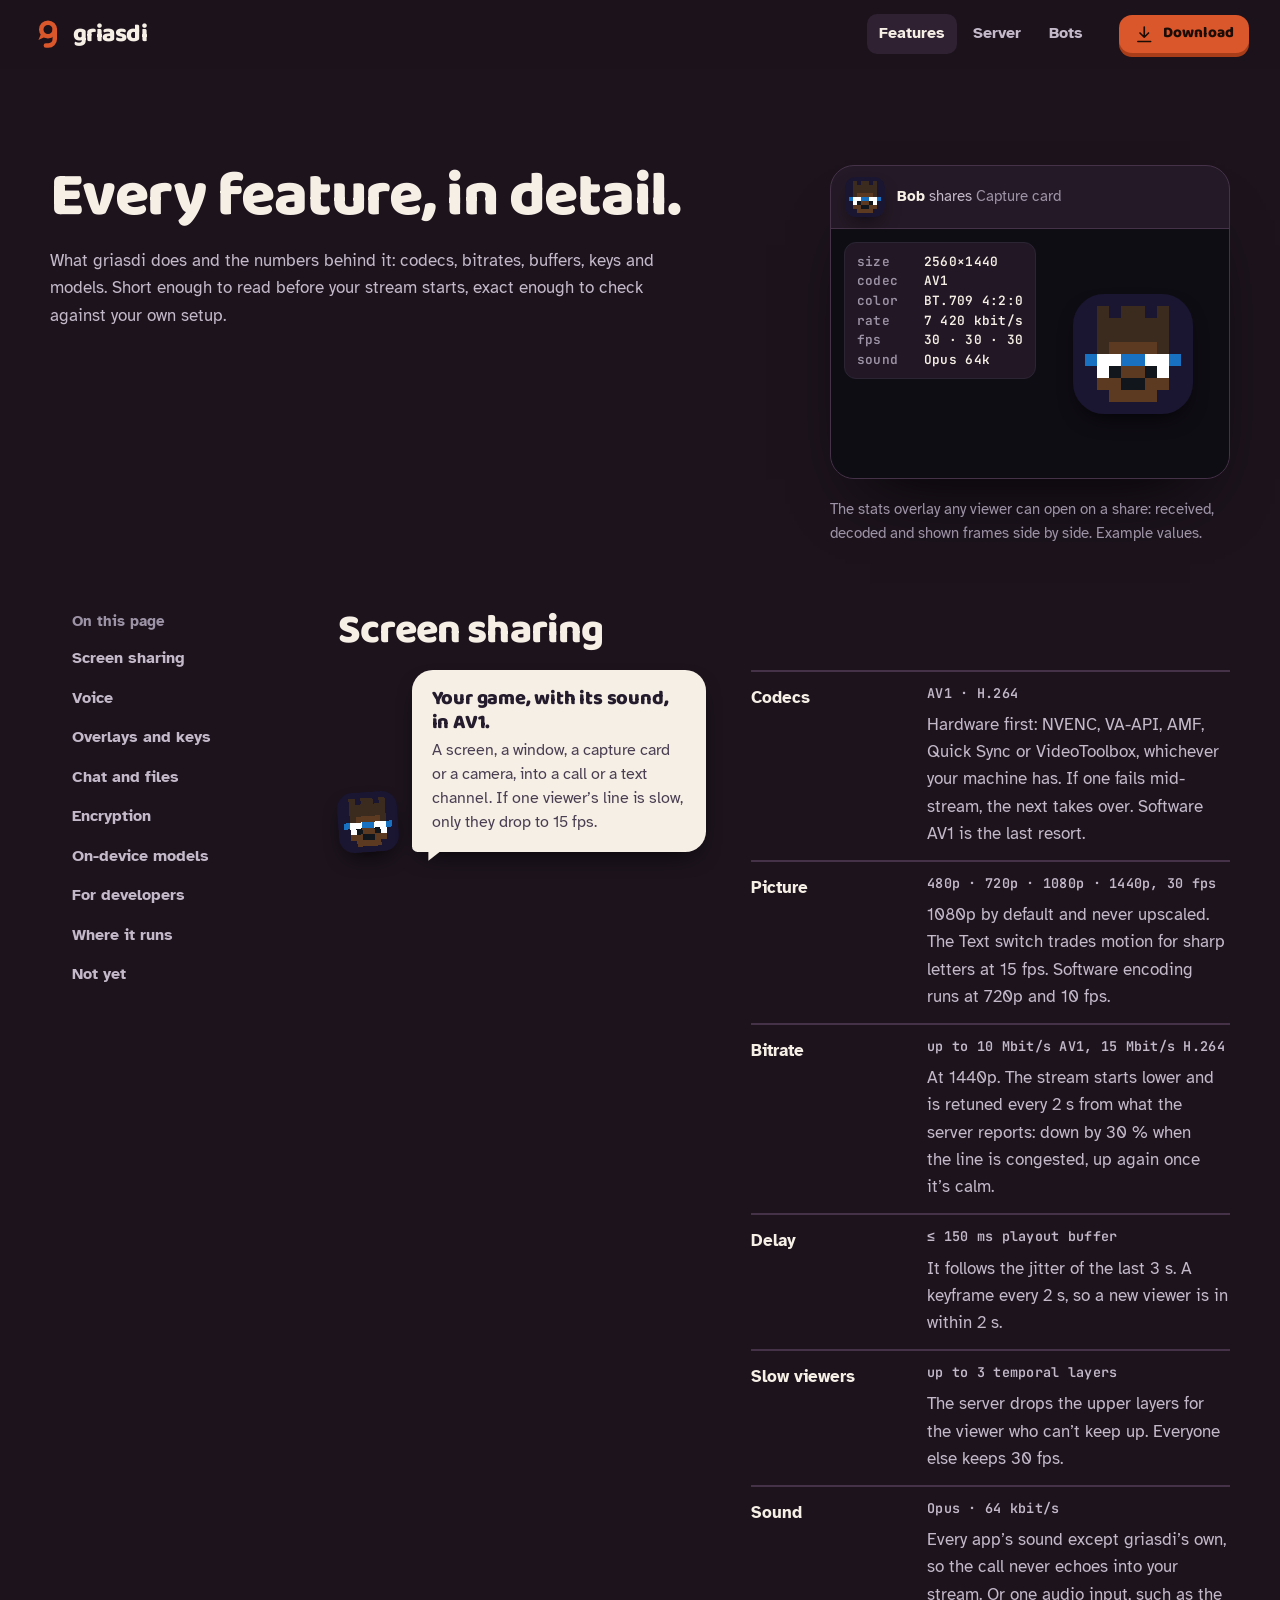
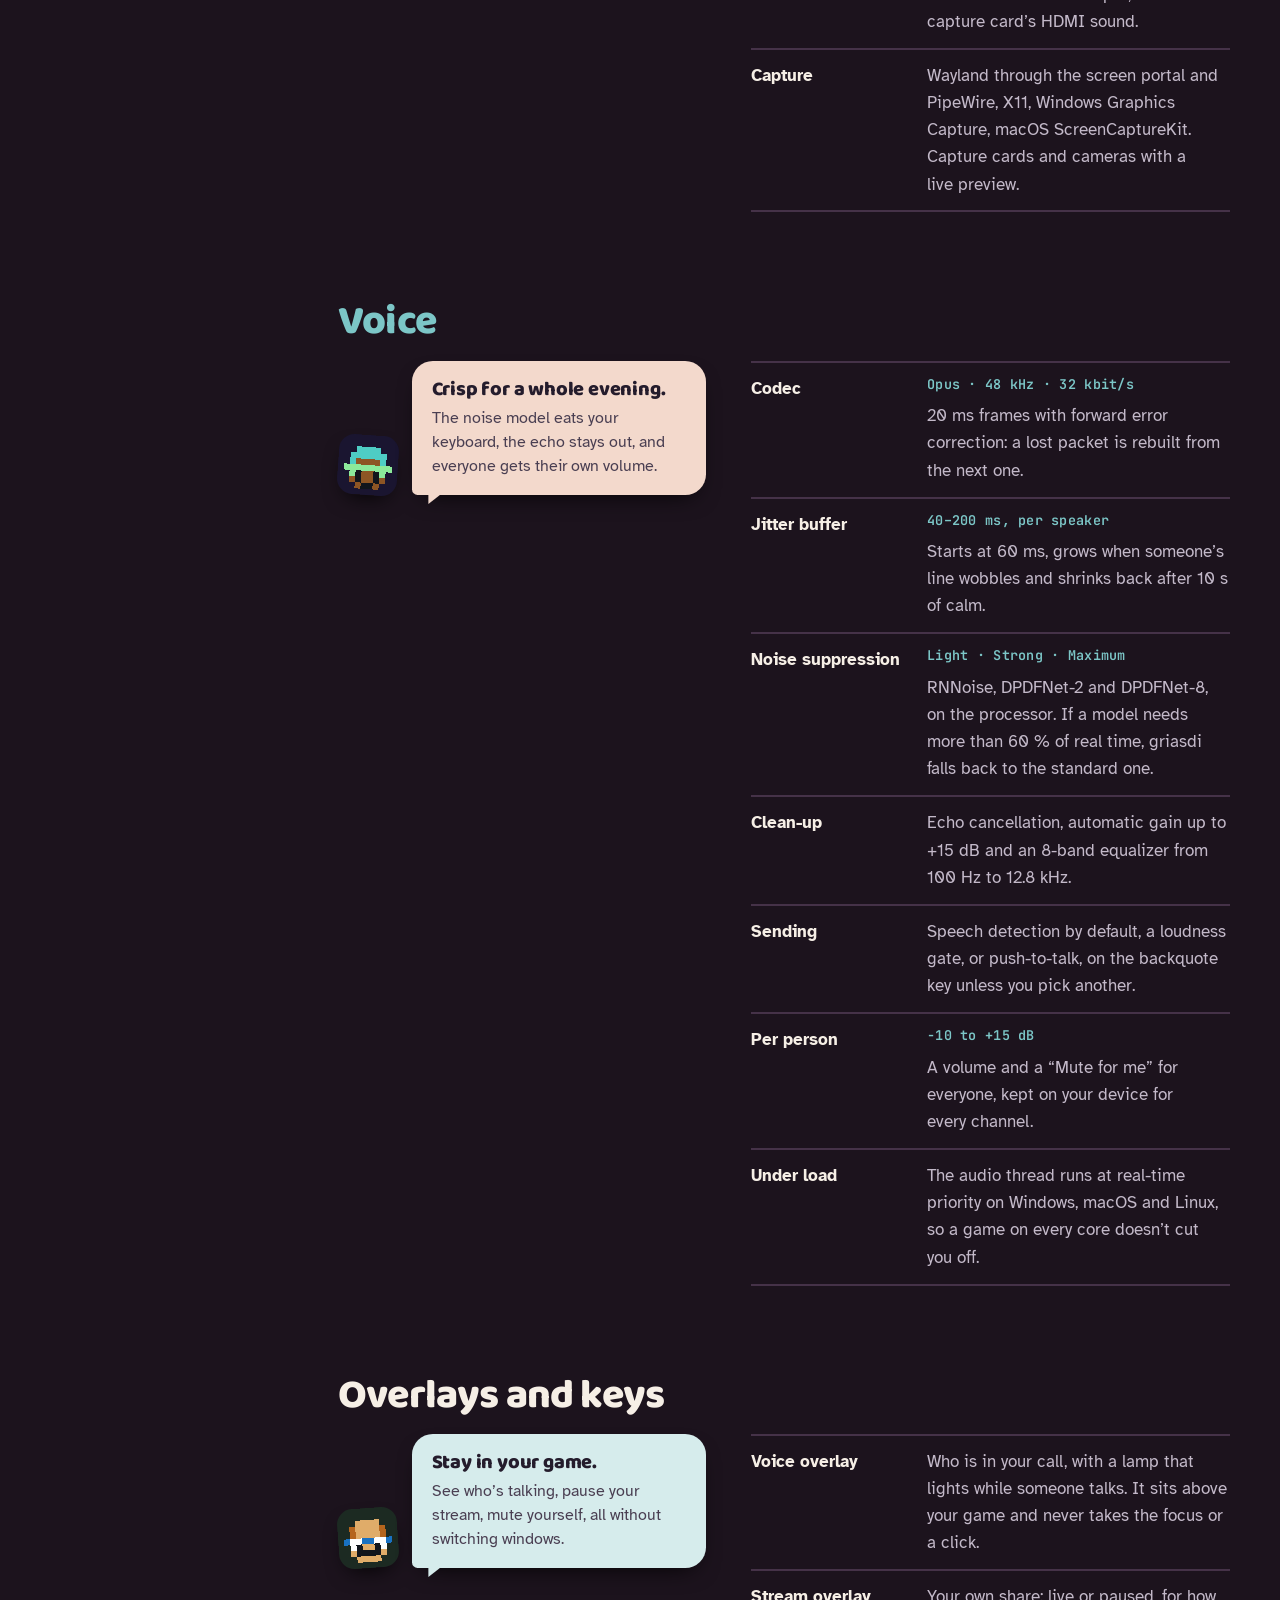
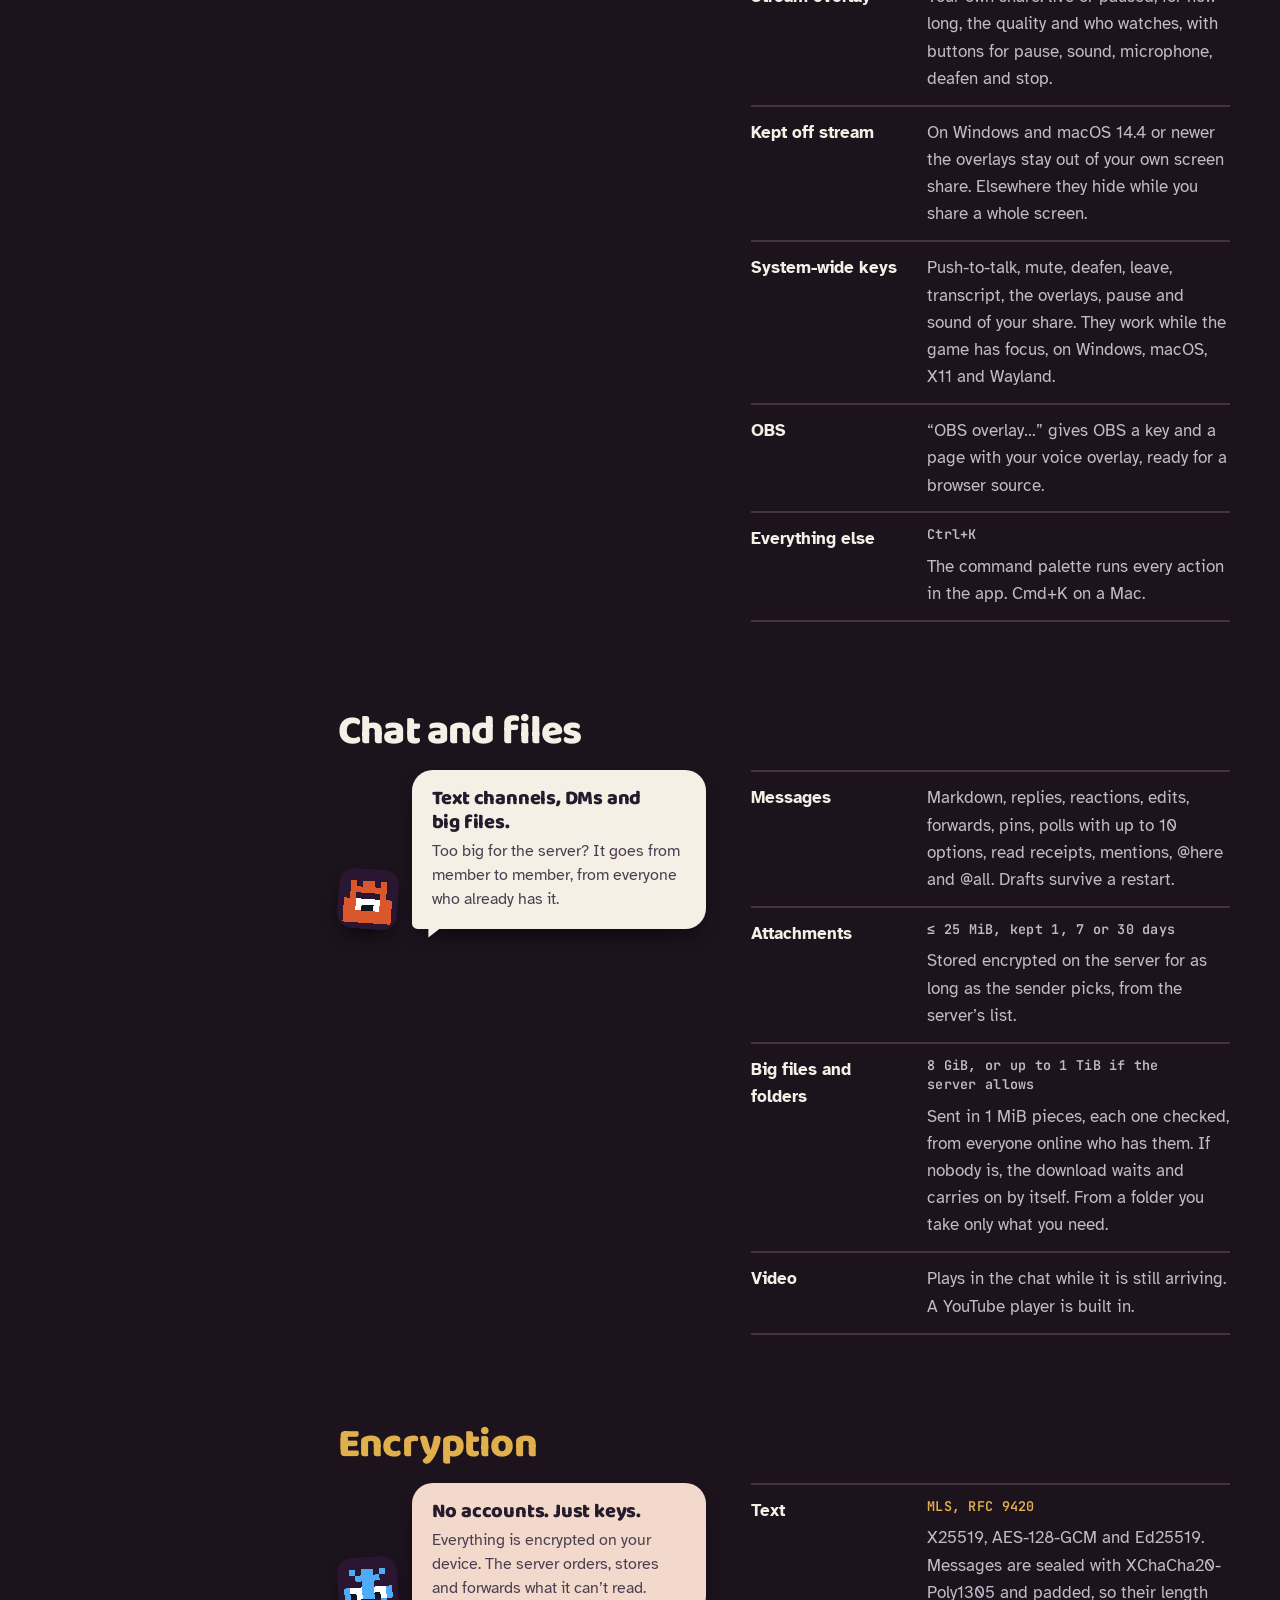
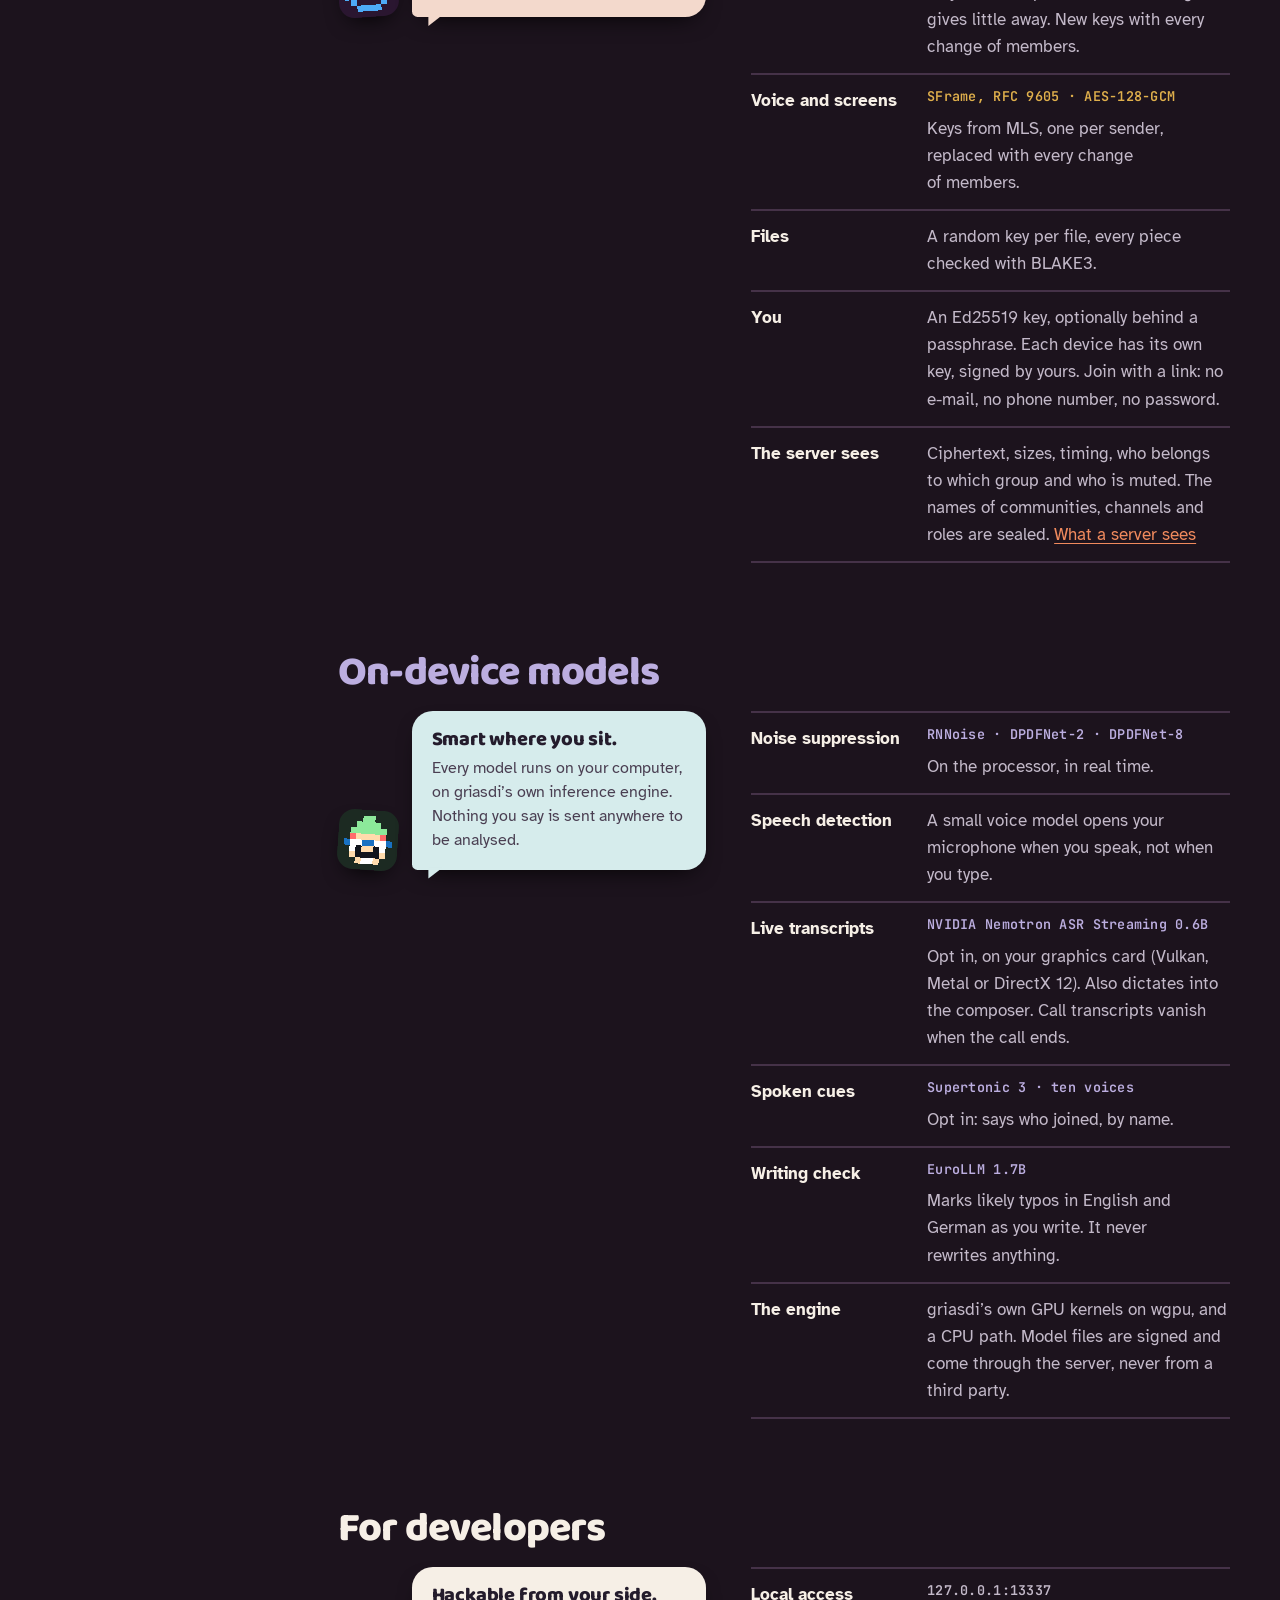
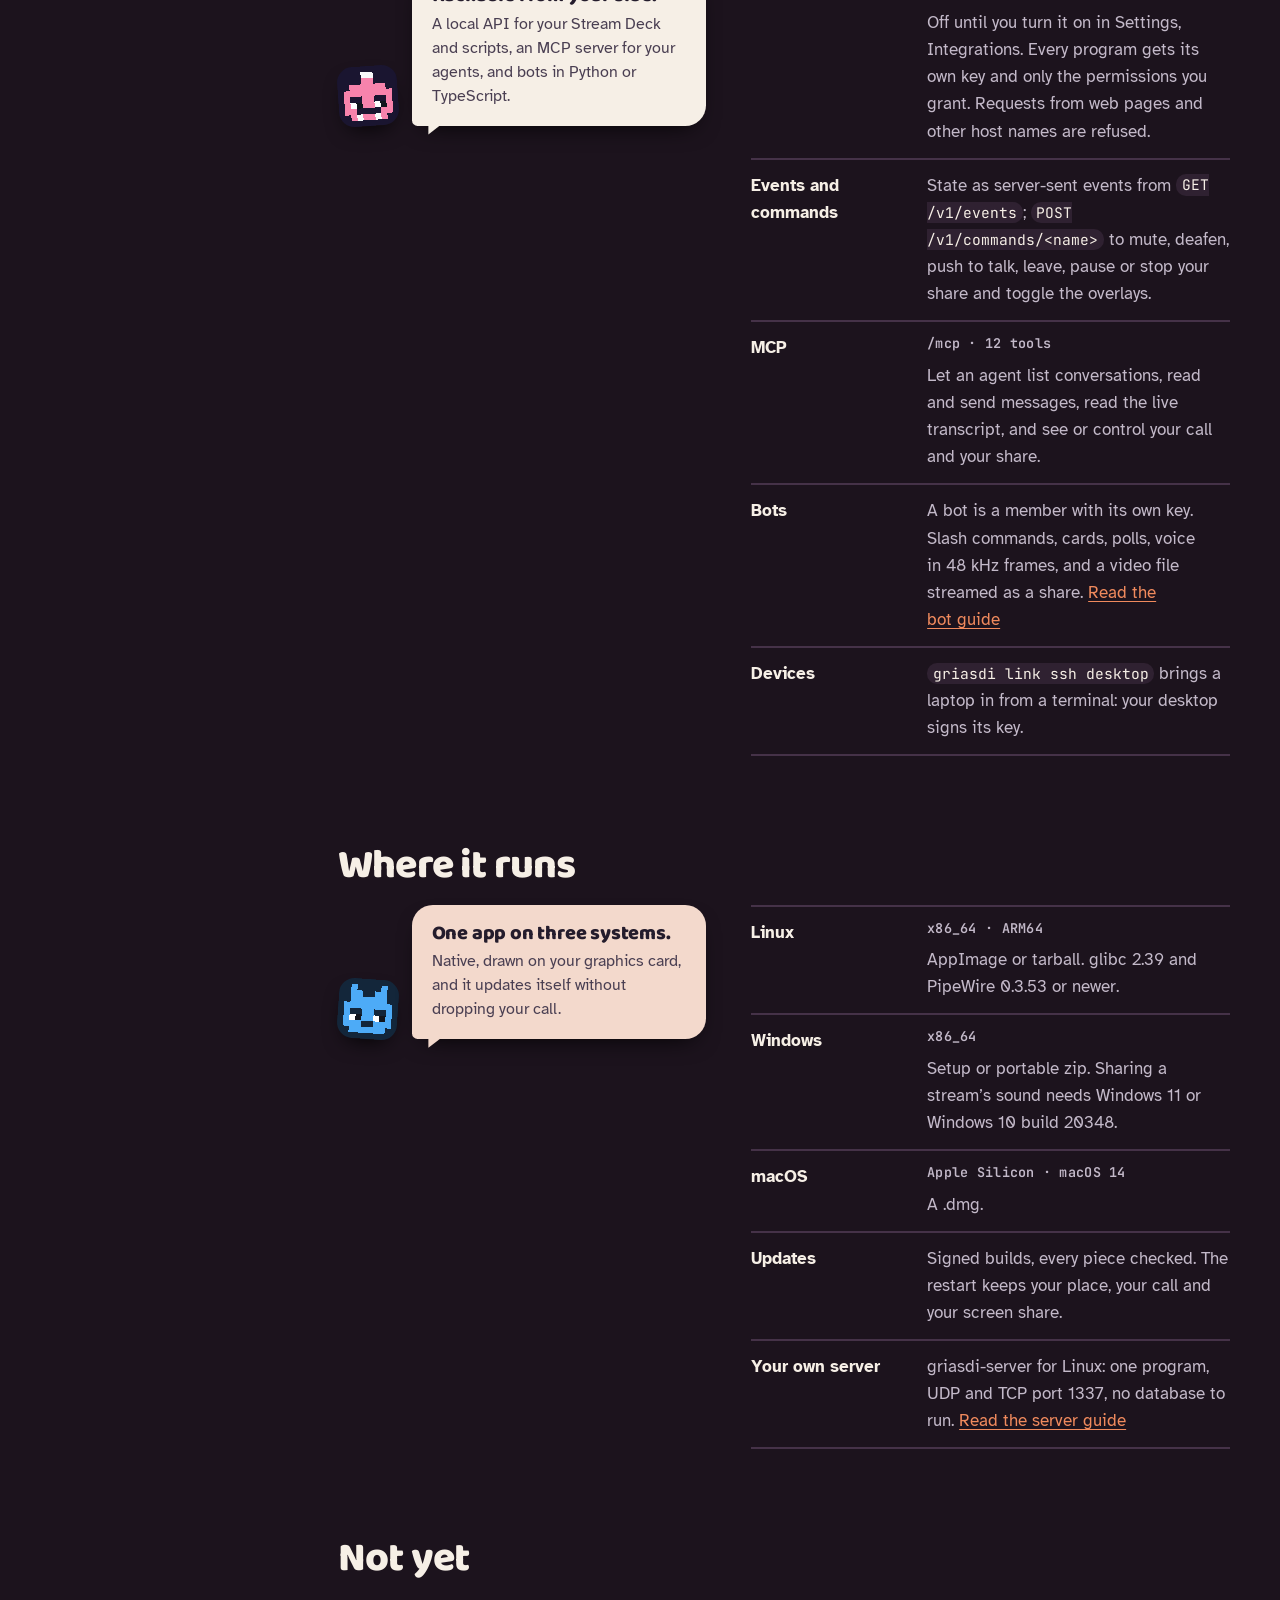
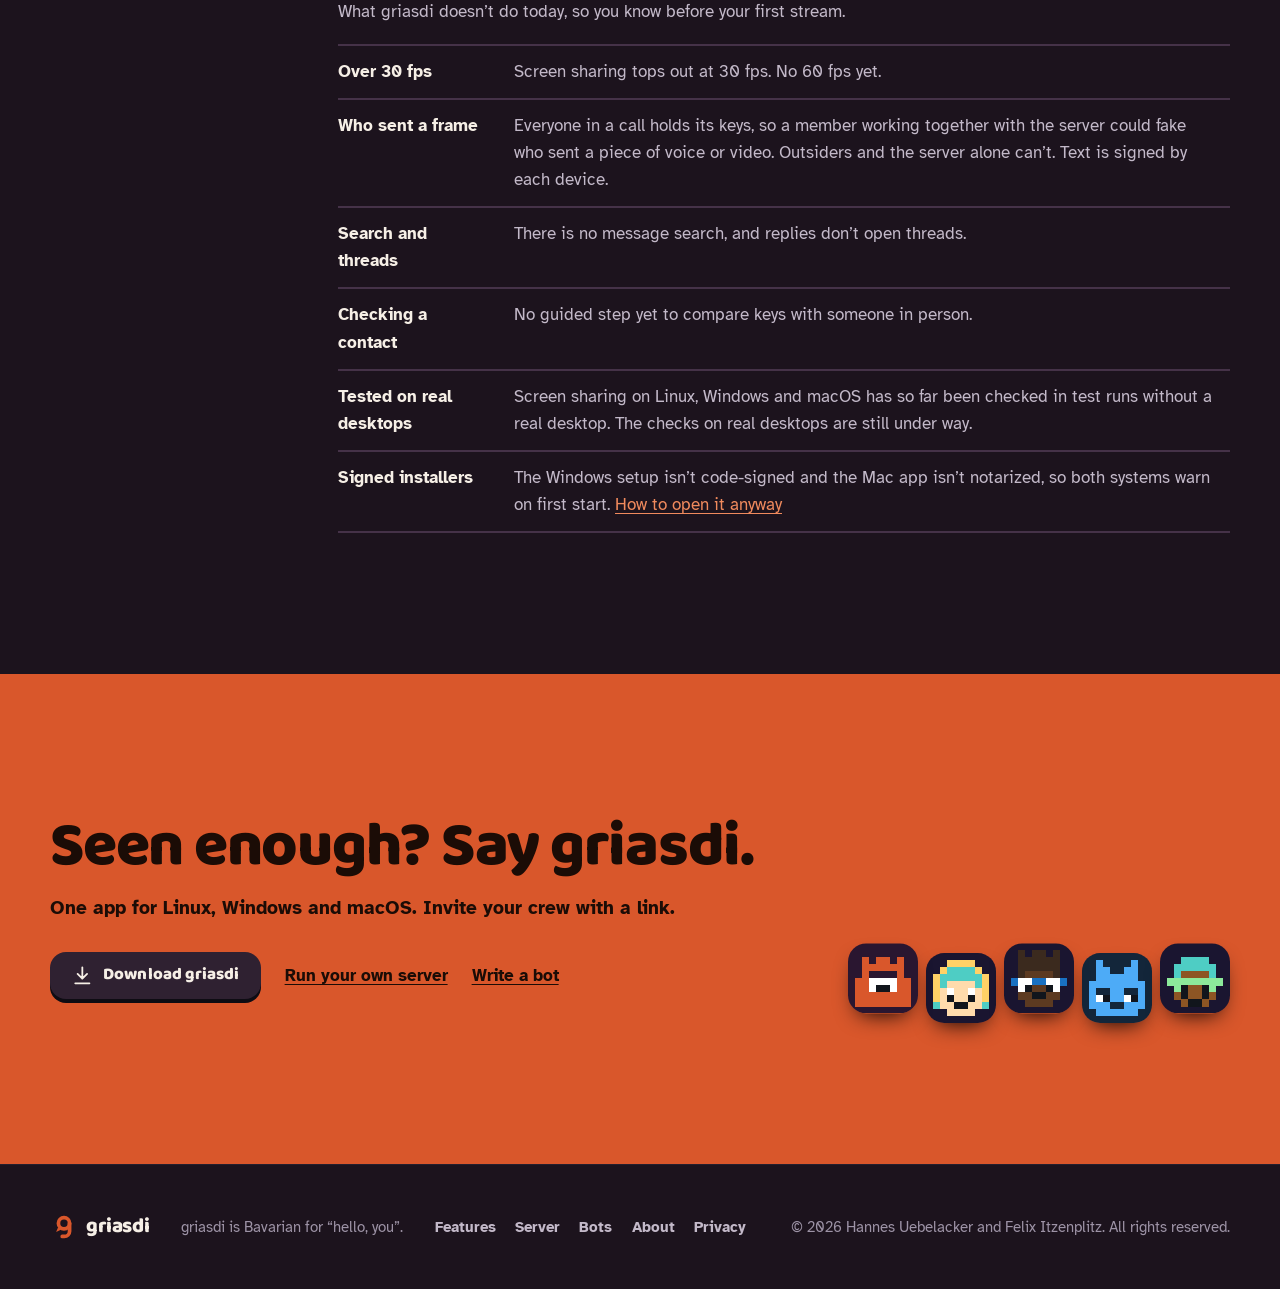
<file: site/features/index.html>
<!doctype html>
<html lang="en">
<head>
<meta charset="utf-8">
<meta name="viewport" content="width=device-width, initial-scale=1">
<meta name="referrer" content="no-referrer">
<meta http-equiv="Content-Security-Policy" content="default-src 'none'; script-src 'self'; style-src 'self'; img-src 'self'; font-src 'self'; base-uri 'none'; form-action 'none'">
<meta name="theme-color" content="#1c131d">
<title>griasdi: every feature, in detail</title>
<meta name="description" content="What griasdi does and the numbers behind it: screen sharing in AV1 up to 1440p, Opus voice, overlays and hotkeys, MLS and SFrame encryption, on-device models and a local API.">
<link rel="canonical" href="https://griasdi.github.io/features/">
<meta property="og:site_name" content="griasdi">
<meta property="og:type" content="website">
<meta property="og:url" content="https://griasdi.github.io/features/">
<meta property="og:title" content="griasdi, every feature in detail">
<meta property="og:description" content="Screen sharing, voice, overlays, encryption, on-device models and developer tools, with the numbers behind them.">
<meta property="og:image" content="https://griasdi.github.io/img/card.png">
<meta property="og:image:type" content="image/png">
<meta property="og:image:width" content="1200">
<meta property="og:image:height" content="630">
<meta property="og:image:alt" content="griasdi: five pixel faces around a table talk in speech bubbles while the server in the middle only sees scrambled hex.">
<meta name="twitter:card" content="summary_large_image">
<link rel="icon" href="../img/mark.svg" type="image/svg+xml">
<link rel="preload" href="../fonts/baloo2.woff2" as="font" type="font/woff2" crossorigin>
<link rel="preload" href="../fonts/atkinson-400.woff2" as="font" type="font/woff2" crossorigin>
<link rel="stylesheet" href="../styles.css">
<link rel="stylesheet" href="../doc.css">
<link rel="stylesheet" href="../guide.css">
<link rel="stylesheet" href="features.css">
</head>
<body>
<svg class="sprite" aria-hidden="true" focusable="false">
  <symbol id="i-down" viewBox="0 0 24 24"><path d="M12 3.5v12M7 10.5l5 5 5-5M4.5 20.5h15"/></symbol>
</svg>

<a class="skip" href="#main">Skip to content</a>

<header class="top">
  <nav class="nav" aria-label="Main">
    <a class="brand" href="../" aria-label="griasdi, to the home page"><img src="../img/mark.svg" width="34" height="34" alt=""><span>griasdi</span></a>
    <ul class="nav-links">
      <li><a href="../features/" aria-current="page">Features</a></li>
      <li><a href="../server/">Server</a></li>
      <li><a href="../bots/">Bots</a></li>
    </ul>
    <a class="btn btn-small" href="../#download"><svg class="ico" aria-hidden="true"><use href="#i-down"/></svg>Download</a>
  </nav>
</header>

<main id="main" class="doc">
  <div class="wrap doc-head guide-head">
    <h1>Every feature, in detail.</h1>
    <p class="doc-lede">What griasdi does and the numbers behind it: codecs, bitrates, buffers, keys and models. Short enough to read before your stream starts, exact enough to check against your own setup.</p>
    <figure class="scene">
      <div class="share" aria-hidden="true">
        <div class="share-bar"><span class="face-slot" data-face="27"></span><span class="share-who"><b>Bob</b> shares <span>Capture card</span></span></div>
        <div class="share-screen">
          <span class="face-slot share-cam" data-face="27"></span>
          <dl class="stats">
            <div><dt>size</dt><dd>2560×1440</dd></div>
            <div><dt>codec</dt><dd>AV1</dd></div>
            <div><dt>color</dt><dd>BT.709 4:2:0</dd></div>
            <div><dt>rate</dt><dd>7 420 kbit/s</dd></div>
            <div><dt>fps</dt><dd>30 · 30 · 30</dd></div>
            <div><dt>sound</dt><dd>Opus 64k</dd></div>
          </dl>
        </div>
      </div>
      <figcaption>The stats overlay any viewer can open on a share: received, decoded and shown frames side by side. Example values.</figcaption>
    </figure>
  </div>

  <div class="wrap doc-grid">
    <nav class="toc" aria-label="On this page">
      <p class="toc-title">On this page</p>
      <ol>
        <li><a href="#screen">Screen sharing</a></li>
        <li><a href="#voice">Voice</a></li>
        <li><a href="#overlays">Overlays and keys</a></li>
        <li><a href="#chat">Chat and files</a></li>
        <li><a href="#security">Encryption</a></li>
        <li><a href="#models">On-device models</a></li>
        <li><a href="#devs">For developers</a></li>
        <li><a href="#runs">Where it runs</a></li>
        <li><a href="#not-yet">Not yet</a></li>
      </ol>
    </nav>
    <div class="doc-body spec-body">

      <section id="screen" class="spec" aria-labelledby="screen-title">
        <h2 id="screen-title">Screen sharing</h2>
        <div class="spec-split">
          <div class="says"><span class="face-slot" data-face="27" aria-hidden="true"></span><p class="bubble say-it"><b>Your game, with its sound, in AV1.</b> A screen, a window, a capture card or a camera, into a call or a text channel. If one viewer’s line is slow, only they drop to 15&nbsp;fps.</p></div>
          <ul class="ref tight spec-rows">
            <li><span class="term-name"><b>Codecs</b></span><div class="desc"><p class="val">AV1 · H.264</p><p>Hardware first: NVENC, VA-API, AMF, Quick Sync or VideoToolbox, whichever your machine has. If one fails mid-stream, the next takes over. Software AV1 is the last resort.</p></div></li>
            <li><span class="term-name"><b>Picture</b></span><div class="desc"><p class="val">480p · 720p · 1080p · 1440p, 30&nbsp;fps</p><p>1080p by default and never upscaled. The Text switch trades motion for sharp letters at 15&nbsp;fps. Software encoding runs at 720p and 10&nbsp;fps.</p></div></li>
            <li><span class="term-name"><b>Bitrate</b></span><div class="desc"><p class="val">up to 10&nbsp;Mbit/s AV1, 15&nbsp;Mbit/s H.264</p><p>At 1440p. The stream starts lower and is retuned every 2&nbsp;s from what the server reports: down by 30&nbsp;% when the line is congested, up again once it’s calm.</p></div></li>
            <li><span class="term-name"><b>Delay</b></span><div class="desc"><p class="val">≤ 150&nbsp;ms playout buffer</p><p>It follows the jitter of the last 3&nbsp;s. A keyframe every 2&nbsp;s, so a new viewer is in within 2&nbsp;s.</p></div></li>
            <li><span class="term-name"><b>Slow viewers</b></span><div class="desc"><p class="val">up to 3 temporal layers</p><p>The server drops the upper layers for the viewer who can’t keep up. Everyone else keeps 30&nbsp;fps.</p></div></li>
            <li><span class="term-name"><b>Sound</b></span><div class="desc"><p class="val">Opus · 64&nbsp;kbit/s</p><p>Every app’s sound except griasdi’s own, so the call never echoes into your stream. Or one audio input, such as the capture card’s HDMI sound.</p></div></li>
            <li><span class="term-name"><b>Capture</b></span><div class="desc"><p>Wayland through the screen portal and PipeWire, X11, Windows Graphics Capture, macOS ScreenCaptureKit. Capture cards and cameras with a live preview.</p></div></li>
          </ul>
        </div>
      </section>

      <section id="voice" class="spec spec-voice" aria-labelledby="voice-title">
        <h2 id="voice-title">Voice</h2>
        <div class="spec-split">
          <div class="says"><span class="face-slot" data-face="6" aria-hidden="true"></span><p class="bubble say-it"><b>Crisp for a whole evening.</b> The noise model eats your keyboard, the echo stays out, and everyone gets their own volume.</p></div>
          <ul class="ref tight spec-rows">
            <li><span class="term-name"><b>Codec</b></span><div class="desc"><p class="val">Opus · 48&nbsp;kHz · 32&nbsp;kbit/s</p><p>20&nbsp;ms frames with forward error correction: a lost packet is rebuilt from the next one.</p></div></li>
            <li><span class="term-name"><b>Jitter buffer</b></span><div class="desc"><p class="val">40–200&nbsp;ms, per speaker</p><p>Starts at 60&nbsp;ms, grows when someone’s line wobbles and shrinks back after 10&nbsp;s of calm.</p></div></li>
            <li><span class="term-name"><b>Noise suppression</b></span><div class="desc"><p class="val">Light · Strong · Maximum</p><p>RNNoise, DPDFNet-2 and DPDFNet-8, on the processor. If a model needs more than 60&nbsp;% of real time, griasdi falls back to the standard one.</p></div></li>
            <li><span class="term-name"><b>Clean-up</b></span><div class="desc"><p>Echo cancellation, automatic gain up to +15&nbsp;dB and an 8-band equalizer from 100&nbsp;Hz to 12.8&nbsp;kHz.</p></div></li>
            <li><span class="term-name"><b>Sending</b></span><div class="desc"><p>Speech detection by default, a loudness gate, or push-to-talk, on the backquote key unless you pick another.</p></div></li>
            <li><span class="term-name"><b>Per person</b></span><div class="desc"><p class="val">−10 to +15&nbsp;dB</p><p>A volume and a “Mute for me” for everyone, kept on your device for every channel.</p></div></li>
            <li><span class="term-name"><b>Under load</b></span><div class="desc"><p>The audio thread runs at real-time priority on Windows, macOS and Linux, so a game on every core doesn’t cut you off.</p></div></li>
          </ul>
        </div>
      </section>

      <section id="overlays" class="spec" aria-labelledby="overlays-title">
        <h2 id="overlays-title">Overlays and keys</h2>
        <div class="spec-split">
          <div class="says"><span class="face-slot" data-face="58" aria-hidden="true"></span><p class="bubble say-it"><b>Stay in your game.</b> See who’s talking, pause your stream, mute yourself, all without switching windows.</p></div>
          <ul class="ref tight spec-rows">
            <li><span class="term-name"><b>Voice overlay</b></span><div class="desc"><p>Who is in your call, with a lamp that lights while someone talks. It sits above your game and never takes the focus or a click.</p></div></li>
            <li><span class="term-name"><b>Stream overlay</b></span><div class="desc"><p>Your own share: live or paused, for how long, the quality and who watches, with buttons for pause, sound, microphone, deafen and stop.</p></div></li>
            <li><span class="term-name"><b>Kept off stream</b></span><div class="desc"><p>On Windows and macOS 14.4 or newer the overlays stay out of your own screen share. Elsewhere they hide while you share a whole screen.</p></div></li>
            <li><span class="term-name"><b>System-wide keys</b></span><div class="desc"><p>Push-to-talk, mute, deafen, leave, transcript, the overlays, pause and sound of your share. They work while the game has focus, on Windows, macOS, X11 and Wayland.</p></div></li>
            <li><span class="term-name"><b>OBS</b></span><div class="desc"><p>“OBS overlay…” gives OBS a key and a page with your voice overlay, ready for a browser source.</p></div></li>
            <li><span class="term-name"><b>Everything else</b></span><div class="desc"><p class="val">Ctrl+K</p><p>The command palette runs every action in the app. Cmd+K on a Mac.</p></div></li>
          </ul>
        </div>
      </section>

      <section id="chat" class="spec" aria-labelledby="chat-title">
        <h2 id="chat-title">Chat and files</h2>
        <div class="spec-split">
          <div class="says"><span class="face-slot" data-face="11" aria-hidden="true"></span><p class="bubble say-it"><b>Text channels, DMs and big files.</b> Too big for the server? It goes from member to member, from everyone who already has it.</p></div>
          <ul class="ref tight spec-rows">
            <li><span class="term-name"><b>Messages</b></span><div class="desc"><p>Markdown, replies, reactions, edits, forwards, pins, polls with up to 10 options, read receipts, mentions, @here and @all. Drafts survive a restart.</p></div></li>
            <li><span class="term-name"><b>Attachments</b></span><div class="desc"><p class="val">≤ 25&nbsp;MiB, kept 1, 7 or 30 days</p><p>Stored encrypted on the server for as long as the sender picks, from the server’s list.</p></div></li>
            <li><span class="term-name"><b>Big files and folders</b></span><div class="desc"><p class="val">8&nbsp;GiB, or up to 1&nbsp;TiB if the server allows</p><p>Sent in 1&nbsp;MiB pieces, each one checked, from everyone online who has them. If nobody is, the download waits and carries on by itself. From a folder you take only what you need.</p></div></li>
            <li><span class="term-name"><b>Video</b></span><div class="desc"><p>Plays in the chat while it is still arriving. A YouTube player is built in.</p></div></li>
          </ul>
        </div>
      </section>

      <section id="security" class="spec spec-keys" aria-labelledby="security-title">
        <h2 id="security-title">Encryption</h2>
        <div class="spec-split">
          <div class="says"><span class="face-slot" data-face="19" aria-hidden="true"></span><p class="bubble say-it"><b>No accounts. Just keys.</b> Everything is encrypted on your device. The server orders, stores and forwards what it can’t read.</p></div>
          <ul class="ref tight spec-rows">
            <li><span class="term-name"><b>Text</b></span><div class="desc"><p class="val">MLS, RFC 9420</p><p>X25519, AES-128-GCM and Ed25519. Messages are sealed with XChaCha20-Poly1305 and padded, so their length gives little away. New keys with every change of members.</p></div></li>
            <li><span class="term-name"><b>Voice and screens</b></span><div class="desc"><p class="val">SFrame, RFC 9605 · AES-128-GCM</p><p>Keys from MLS, one per sender, replaced with every change of members.</p></div></li>
            <li><span class="term-name"><b>Files</b></span><div class="desc"><p>A random key per file, every piece checked with BLAKE3.</p></div></li>
            <li><span class="term-name"><b>You</b></span><div class="desc"><p>An Ed25519 key, optionally behind a passphrase. Each device has its own key, signed by yours. Join with a link: no e-mail, no phone number, no password.</p></div></li>
            <li><span class="term-name"><b>The server sees</b></span><div class="desc"><p>Ciphertext, sizes, timing, who belongs to which group and who is muted. The names of communities, channels and roles are sealed. <a href="../privacy/#servers">What a server sees</a></p></div></li>
          </ul>
        </div>
      </section>

      <section id="models" class="spec spec-models" aria-labelledby="models-title">
        <h2 id="models-title">On-device models</h2>
        <div class="spec-split">
          <div class="says"><span class="face-slot" data-face="52" aria-hidden="true"></span><p class="bubble say-it"><b>Smart where you sit.</b> Every model runs on your computer, on griasdi’s own inference engine. Nothing you say is sent anywhere to be analysed.</p></div>
          <ul class="ref tight spec-rows">
            <li><span class="term-name"><b>Noise suppression</b></span><div class="desc"><p class="val">RNNoise · DPDFNet-2 · DPDFNet-8</p><p>On the processor, in real time.</p></div></li>
            <li><span class="term-name"><b>Speech detection</b></span><div class="desc"><p>A small voice model opens your microphone when you speak, not when you type.</p></div></li>
            <li><span class="term-name"><b>Live transcripts</b></span><div class="desc"><p class="val">NVIDIA Nemotron ASR Streaming 0.6B</p><p>Opt in, on your graphics card (Vulkan, Metal or DirectX 12). Also dictates into the composer. Call transcripts vanish when the call ends.</p></div></li>
            <li><span class="term-name"><b>Spoken cues</b></span><div class="desc"><p class="val">Supertonic 3 · ten voices</p><p>Opt in: says who joined, by name.</p></div></li>
            <li><span class="term-name"><b>Writing check</b></span><div class="desc"><p class="val">EuroLLM 1.7B</p><p>Marks likely typos in English and German as you write. It never rewrites anything.</p></div></li>
            <li><span class="term-name"><b>The engine</b></span><div class="desc"><p>griasdi’s own GPU kernels on wgpu, and a CPU path. Model files are signed and come through the server, never from a third party.</p></div></li>
          </ul>
        </div>
      </section>

      <section id="devs" class="spec" aria-labelledby="devs-title">
        <h2 id="devs-title">For developers</h2>
        <div class="spec-split">
          <div class="says"><span class="face-slot" data-face="33" aria-hidden="true"></span><p class="bubble say-it"><b>Hackable from your side.</b> A local API for your Stream Deck and scripts, an MCP server for your agents, and bots in Python or TypeScript.</p></div>
          <ul class="ref tight spec-rows">
            <li><span class="term-name"><b>Local access</b></span><div class="desc"><p class="val">127.0.0.1:13337</p><p>Off until you turn it on in Settings, Integrations. Every program gets its own key and only the permissions you grant. Requests from web pages and other host names are refused.</p></div></li>
            <li><span class="term-name"><b>Events and commands</b></span><div class="desc"><p>State as server-sent events from <code>GET /v1/events</code>; <code>POST /v1/commands/&lt;name&gt;</code> to mute, deafen, push to talk, leave, pause or stop your share and toggle the overlays.</p></div></li>
            <li><span class="term-name"><b>MCP</b></span><div class="desc"><p class="val">/mcp · 12 tools</p><p>Let an agent list conversations, read and send messages, read the live transcript, and see or control your call and your share.</p></div></li>
            <li><span class="term-name"><b>Bots</b></span><div class="desc"><p>A bot is a member with its own key. Slash commands, cards, polls, voice in 48&nbsp;kHz frames, and a video file streamed as a share. <a href="../bots/">Read the bot guide</a></p></div></li>
            <li><span class="term-name"><b>Devices</b></span><div class="desc"><p><code>griasdi link ssh desktop</code> brings a laptop in from a terminal: your desktop signs its key.</p></div></li>
          </ul>
        </div>
      </section>

      <section id="runs" class="spec" aria-labelledby="runs-title">
        <h2 id="runs-title">Where it runs</h2>
        <div class="spec-split">
          <div class="says"><span class="face-slot" data-face="40" aria-hidden="true"></span><p class="bubble say-it"><b>One app on three systems.</b> Native, drawn on your graphics card, and it updates itself without dropping your call.</p></div>
          <ul class="ref tight spec-rows">
            <li><span class="term-name"><b>Linux</b></span><div class="desc"><p class="val">x86_64 · ARM64</p><p>AppImage or tarball. glibc 2.39 and PipeWire 0.3.53 or newer.</p></div></li>
            <li><span class="term-name"><b>Windows</b></span><div class="desc"><p class="val">x86_64</p><p>Setup or portable zip. Sharing a stream’s sound needs Windows 11 or Windows 10 build 20348.</p></div></li>
            <li><span class="term-name"><b>macOS</b></span><div class="desc"><p class="val">Apple Silicon · macOS 14</p><p>A .dmg.</p></div></li>
            <li><span class="term-name"><b>Updates</b></span><div class="desc"><p>Signed builds, every piece checked. The restart keeps your place, your call and your screen share.</p></div></li>
            <li><span class="term-name"><b>Your own server</b></span><div class="desc"><p>griasdi-server for Linux: one program, UDP and TCP port 1337, no database to run. <a href="../server/">Read the server guide</a></p></div></li>
          </ul>
        </div>
      </section>

      <section id="not-yet" class="spec" aria-labelledby="not-yet-title">
        <h2 id="not-yet-title">Not yet</h2>
        <p class="spec-intro">What griasdi doesn’t do today, so you know before your first stream.</p>
        <ul class="ref tight spec-rows">
          <li><span class="term-name"><b>Over 30&nbsp;fps</b></span><div class="desc"><p>Screen sharing tops out at 30&nbsp;fps. No 60&nbsp;fps yet.</p></div></li>
          <li><span class="term-name"><b>Who sent a frame</b></span><div class="desc"><p>Everyone in a call holds its keys, so a member working together with the server could fake who sent a piece of voice or video. Outsiders and the server alone can’t. Text is signed by each device.</p></div></li>
          <li><span class="term-name"><b>Search and threads</b></span><div class="desc"><p>There is no message search, and replies don’t open threads.</p></div></li>
          <li><span class="term-name"><b>Checking a contact</b></span><div class="desc"><p>No guided step yet to compare keys with someone in person.</p></div></li>
          <li><span class="term-name"><b>Tested on real desktops</b></span><div class="desc"><p>Screen sharing on Linux, Windows and macOS has so far been checked in test runs without a real desktop. The checks on real desktops are still under way.</p></div></li>
          <li><span class="term-name"><b>Signed installers</b></span><div class="desc"><p>The Windows setup isn’t code-signed and the Mac app isn’t notarized, so both systems warn on first start. <a href="../#download">How to open it anyway</a></p></div></li>
        </ul>
      </section>
    </div>
  </div>

  <section class="spec-close" aria-labelledby="close-title">
    <div class="wrap close-row">
      <div>
        <h2 id="close-title">Seen enough? Say griasdi.</h2>
        <p class="close-say">One app for Linux, Windows and macOS. Invite your crew with a link.</p>
        <p class="close-actions"><a class="btn btn-ghost" href="../#download"><svg class="ico" aria-hidden="true"><use href="#i-down"/></svg>Download griasdi</a><a href="../server/">Run your own server</a><a href="../bots/">Write a bot</a></p>
      </div>
      <div class="dl-cast" aria-hidden="true"><span class="face-slot" data-face="11"></span><span class="face-slot" data-face="1"></span><span class="face-slot" data-face="27"></span><span class="face-slot" data-face="40"></span><span class="face-slot" data-face="6"></span></div>
    </div>
  </section>
</main>

<footer class="foot">
  <div class="wrap foot-row">
    <a class="brand" href="../" aria-label="griasdi, to the home page"><img src="../img/mark.svg" width="28" height="28" alt=""><span>griasdi</span></a>
    <p>griasdi is Bavarian for “hello, you”.</p>
    <ul class="foot-links"><li><a href="../features/">Features</a></li><li><a href="../server/">Server</a></li><li><a href="../bots/">Bots</a></li><li><a href="../about/">About</a></li><li><a href="../privacy/">Privacy</a></li></ul>
    <p class="legal">© 2026 Hannes Uebelacker and Felix Itzenplitz. All rights reserved.</p>
  </div>
</footer>

<script src="../faces.js"></script>
<script src="../site.js"></script>
</body>
</html>
</file>
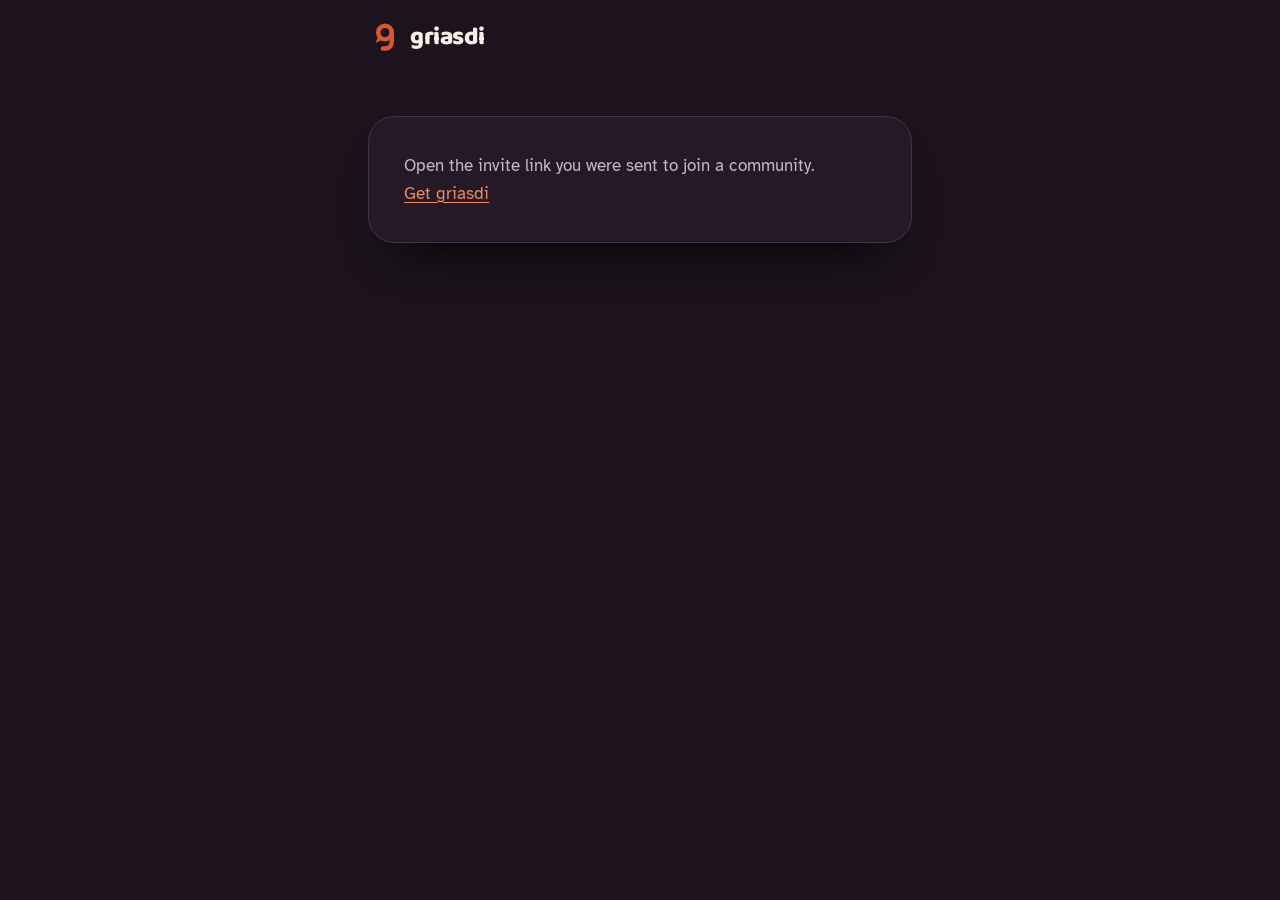
<file: site/join/index.html>
<!doctype html>
<html lang="en">
<head>
<meta charset="utf-8">
<meta name="viewport" content="width=device-width, initial-scale=1">
<meta name="referrer" content="no-referrer">
<meta http-equiv="Content-Security-Policy" content="default-src 'none'; script-src 'self'; style-src 'self'; img-src 'self'; font-src 'self'; connect-src https://griasdi.doodleshnookie.net; base-uri 'none'; form-action 'none'">
<meta name="theme-color" content="#1c131d">
<meta name="description" content="Open the invite to join your crew in griasdi: voice and chat, end-to-end encrypted on your device. For Linux, Windows and macOS.">
<meta property="og:site_name" content="griasdi">
<meta property="og:type" content="website">
<meta property="og:title" content="You’re invited to griasdi">
<meta property="og:description" content="Open the invite to join your crew in griasdi: voice and chat, end-to-end encrypted on your device.">
<meta property="og:image" content="https://griasdi.github.io/img/card-join.png">
<meta property="og:image:type" content="image/png">
<meta property="og:image:width" content="1200">
<meta property="og:image:height" content="630">
<meta property="og:image:alt" content="griasdi: pixel faces around a table with one empty seat marked you; the server in the middle only sees scrambled hex.">
<meta name="twitter:card" content="summary_large_image">
<title>griasdi</title>
<link rel="icon" href="../img/mark.svg" type="image/svg+xml">
<link rel="preload" href="../fonts/baloo2.woff2" as="font" type="font/woff2" crossorigin>
<link rel="preload" href="../fonts/atkinson-400.woff2" as="font" type="font/woff2" crossorigin>
<link rel="stylesheet" href="../styles.css">
<link rel="stylesheet" href="join.css">
<script src="../downloads.js" defer></script>
<script src="join.js" defer></script>
</head>
<body class="join">
<header class="join-top">
  <a class="brand" href="../" aria-label="griasdi, to the website">
    <img src="../img/mark.svg" width="34" height="34" alt="">
    <span>griasdi</span>
  </a>
</header>
<main class="join-card">
  <h1 id="title" hidden>griasdi</h1>
  <p id="empty" hidden>Open the invite link you were sent to join a community. <a href="../#download">Get griasdi</a></p>
  <noscript><p>This page needs JavaScript to read your invite link. <a href="../#download">Get griasdi</a></p></noscript>
  <p id="hint" class="muted" hidden>These names come from the link and are checked by the app.</p>
  <p id="broken" class="broken" hidden>This link is incomplete or outdated. Ask for a new invite.</p>
  <div id="actions" hidden>
    <p class="buttons">
      <a id="open" class="btn btn-big" href="#">Open in griasdi</a>
      <a id="download" class="btn btn-ghost dl-link" href="#" hidden>Download griasdi</a>
      <a id="download-arm" class="dl-link small" href="#" hidden>ARM (aarch64)</a>
    </p>
    <div id="not-opened" class="notice" hidden>
      <p>griasdi didn't open? Download and install it, or copy the link and start griasdi: it offers the invite from your clipboard.</p>
      <p class="buttons">
        <button id="copy" type="button" class="btn btn-ghost btn-small">Copy link</button>
        <span id="copied" class="muted" hidden>Copied.</span>
      </p>
      <input id="link-text" class="link" type="text" readonly hidden aria-label="Invite link">
    </div>
    <p class="muted">After installing, start griasdi: it offers the invite from your clipboard. Or click 'Open in griasdi' again.</p>
    <p id="mac-hint" class="muted" hidden>For Macs with Apple silicon. Drag griasdi into Applications and open it there. If macOS says it cannot check the app, open System Settings, then Privacy &amp; Security, and click 'Open Anyway' next to griasdi.</p>
    <p id="windows-hint" class="muted" hidden>griasdi is not code-signed yet. If Windows says 'Windows protected your PC', click 'More info', then 'Run anyway'.</p>
    <details>
      <summary>Other systems</summary>
      <ul>
        <li id="dl-windows" hidden><a class="dl-link" href="#">Windows (x86_64)</a></li>
        <li id="dl-linux" hidden><a class="dl-link" href="#">Linux (x86_64, AppImage)</a></li>
        <li id="dl-linux-arm" hidden><a class="dl-link" href="#">Linux (aarch64, AppImage)</a></li>
        <li id="dl-mac" hidden><a class="dl-link" href="#">macOS (Apple silicon, dmg)</a></li>
      </ul>
    </details>
  </div>
</main>
</body>
</html>
</file>
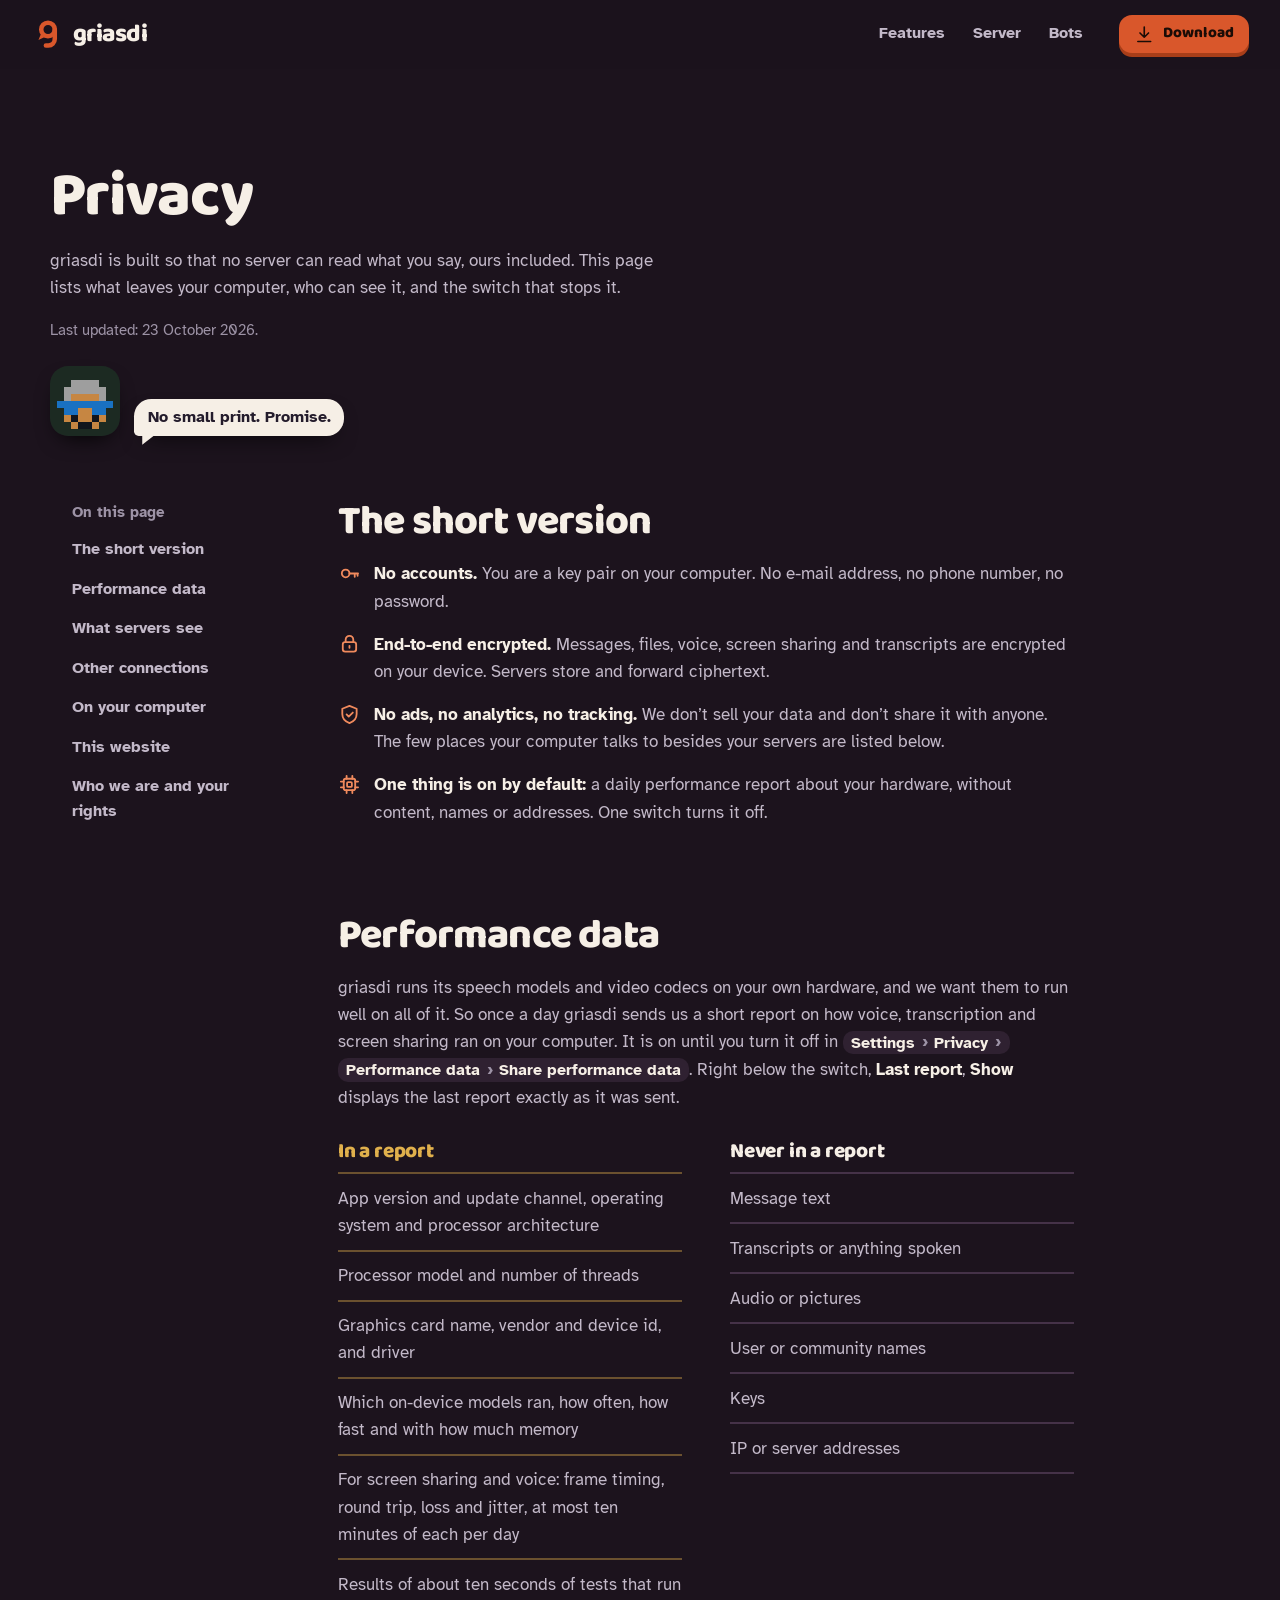
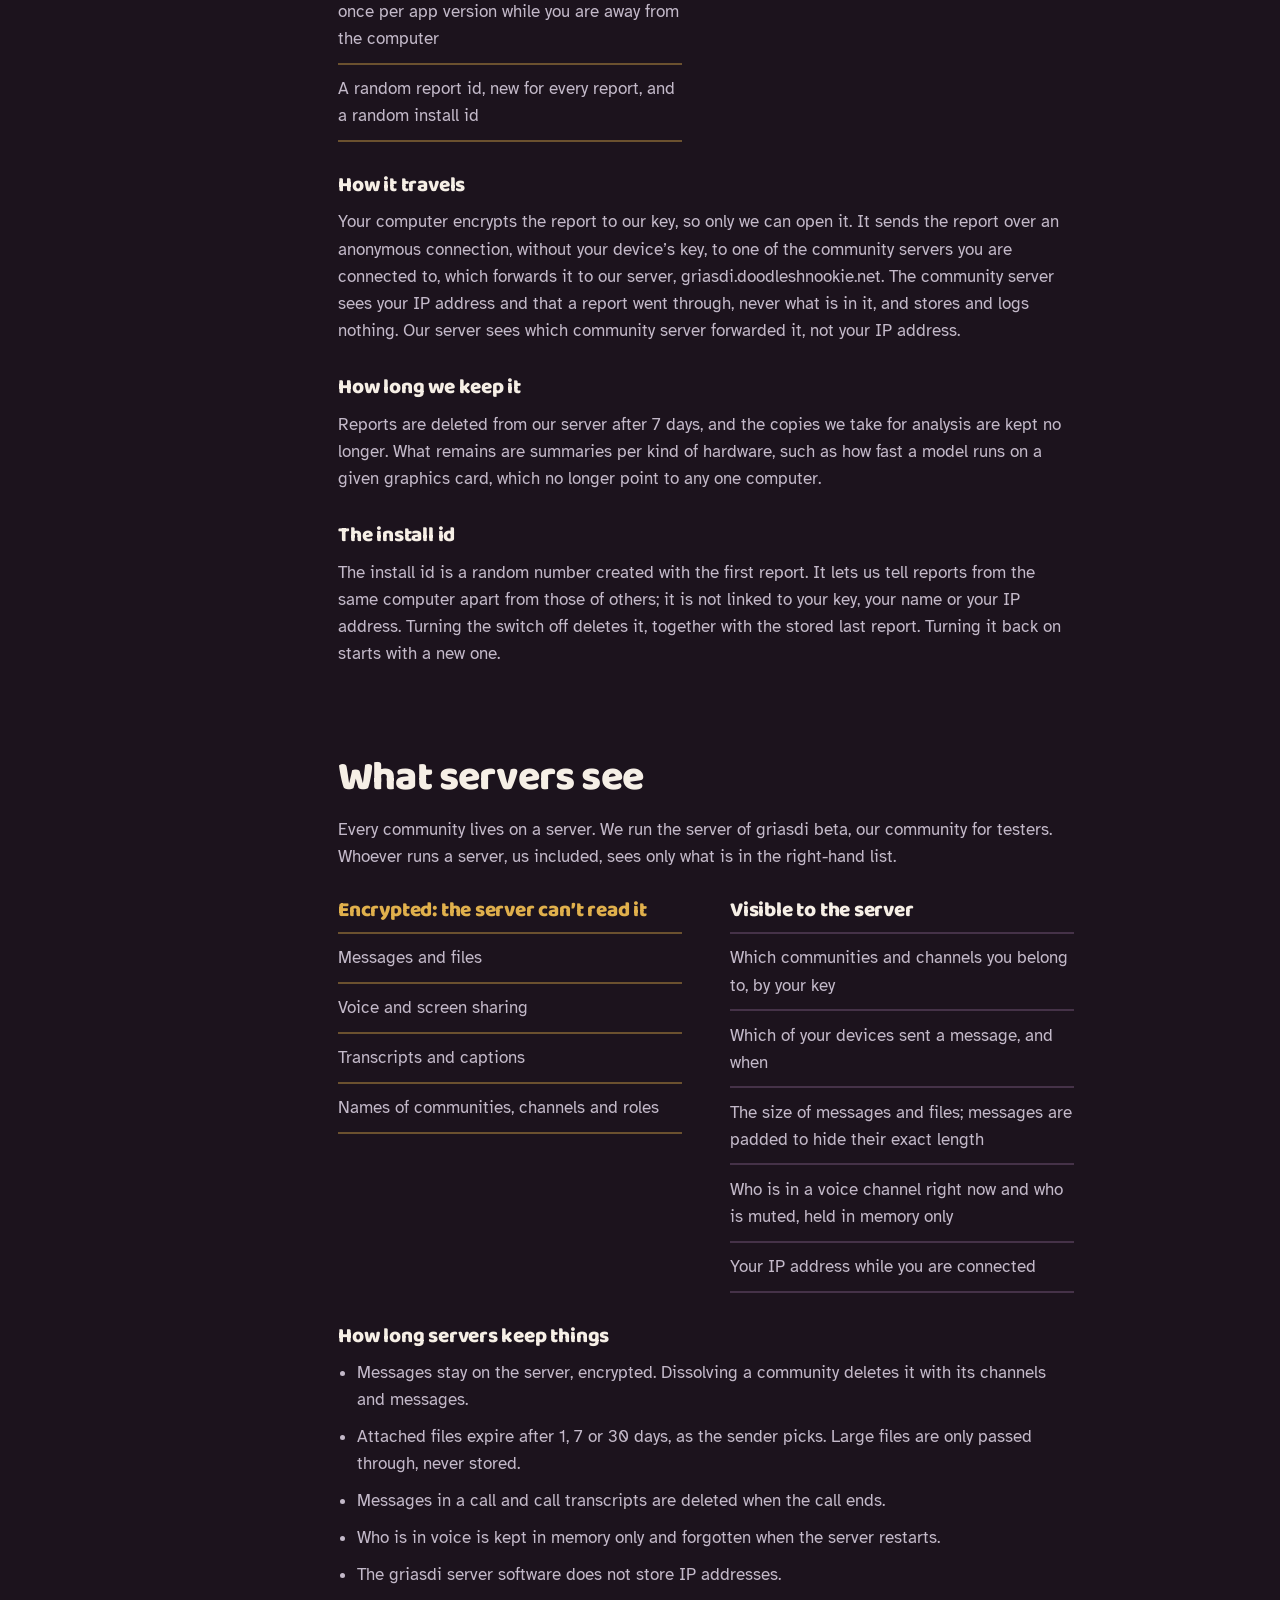
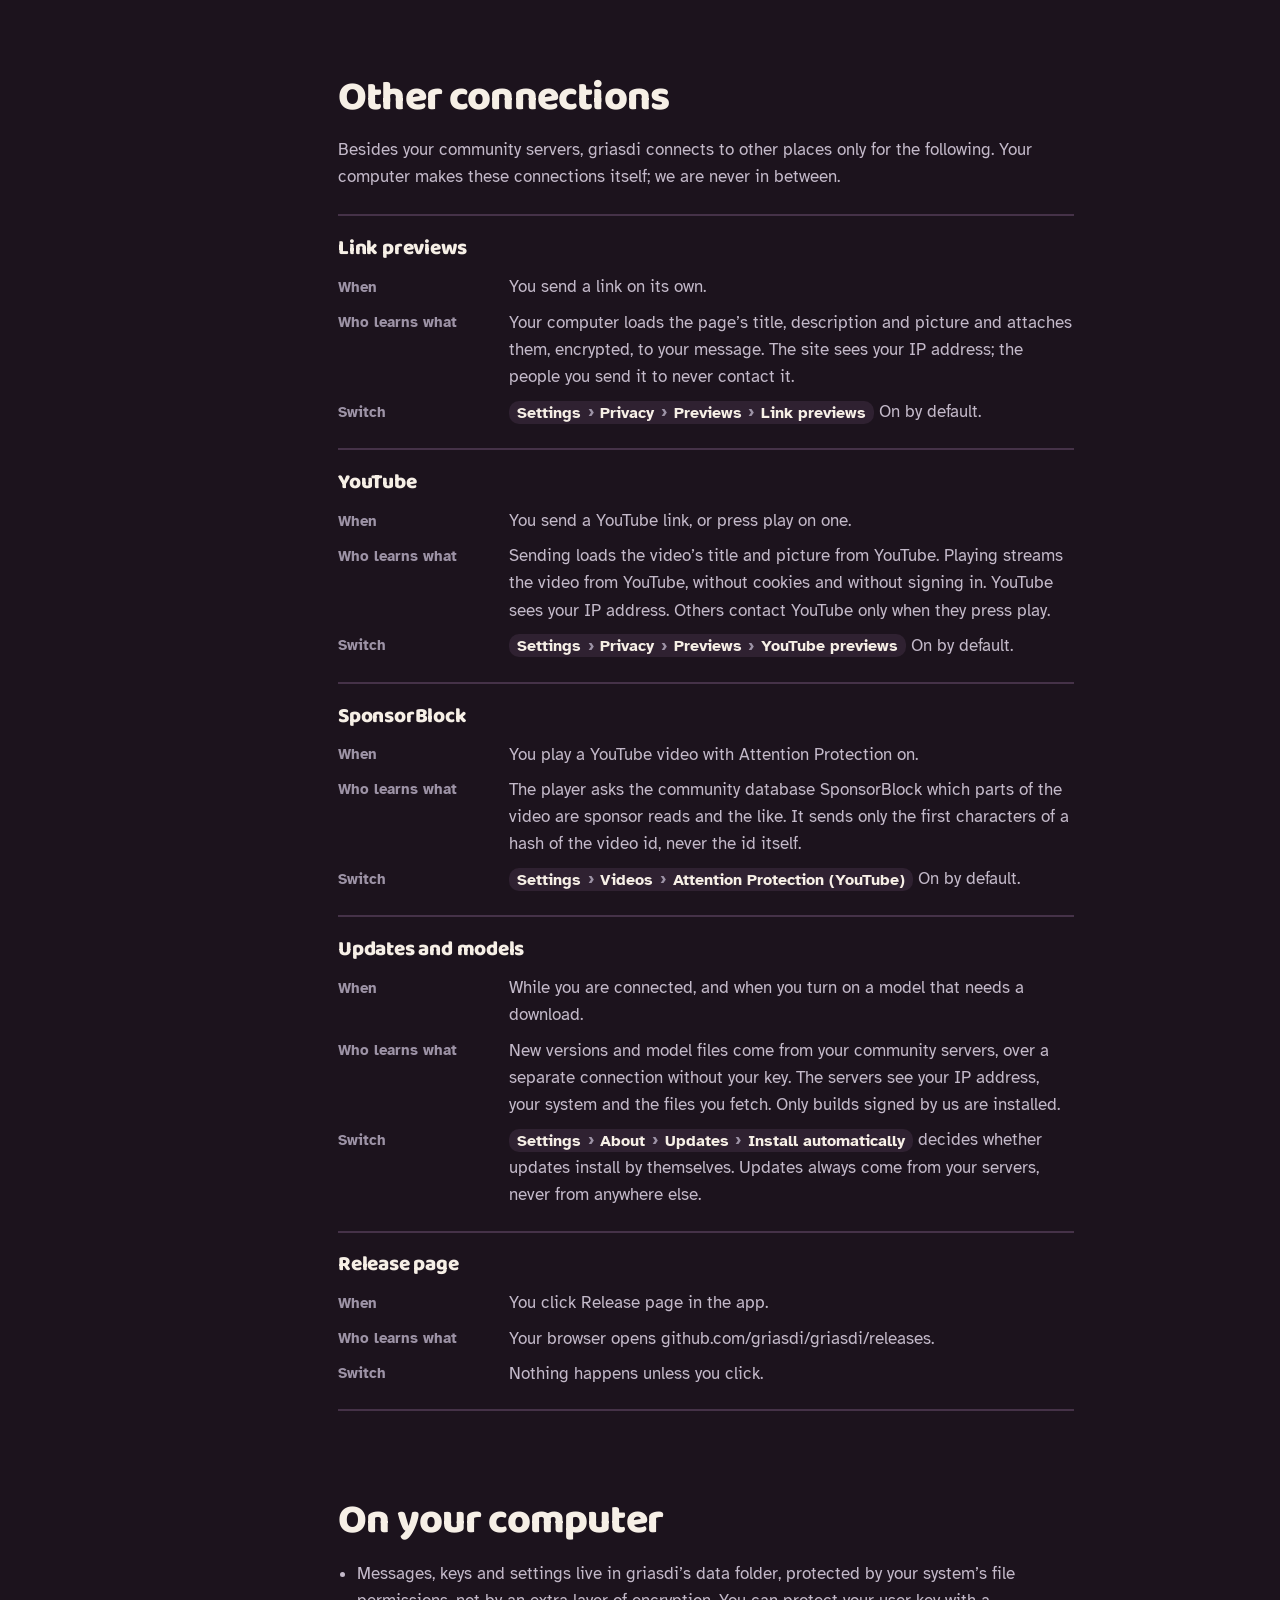
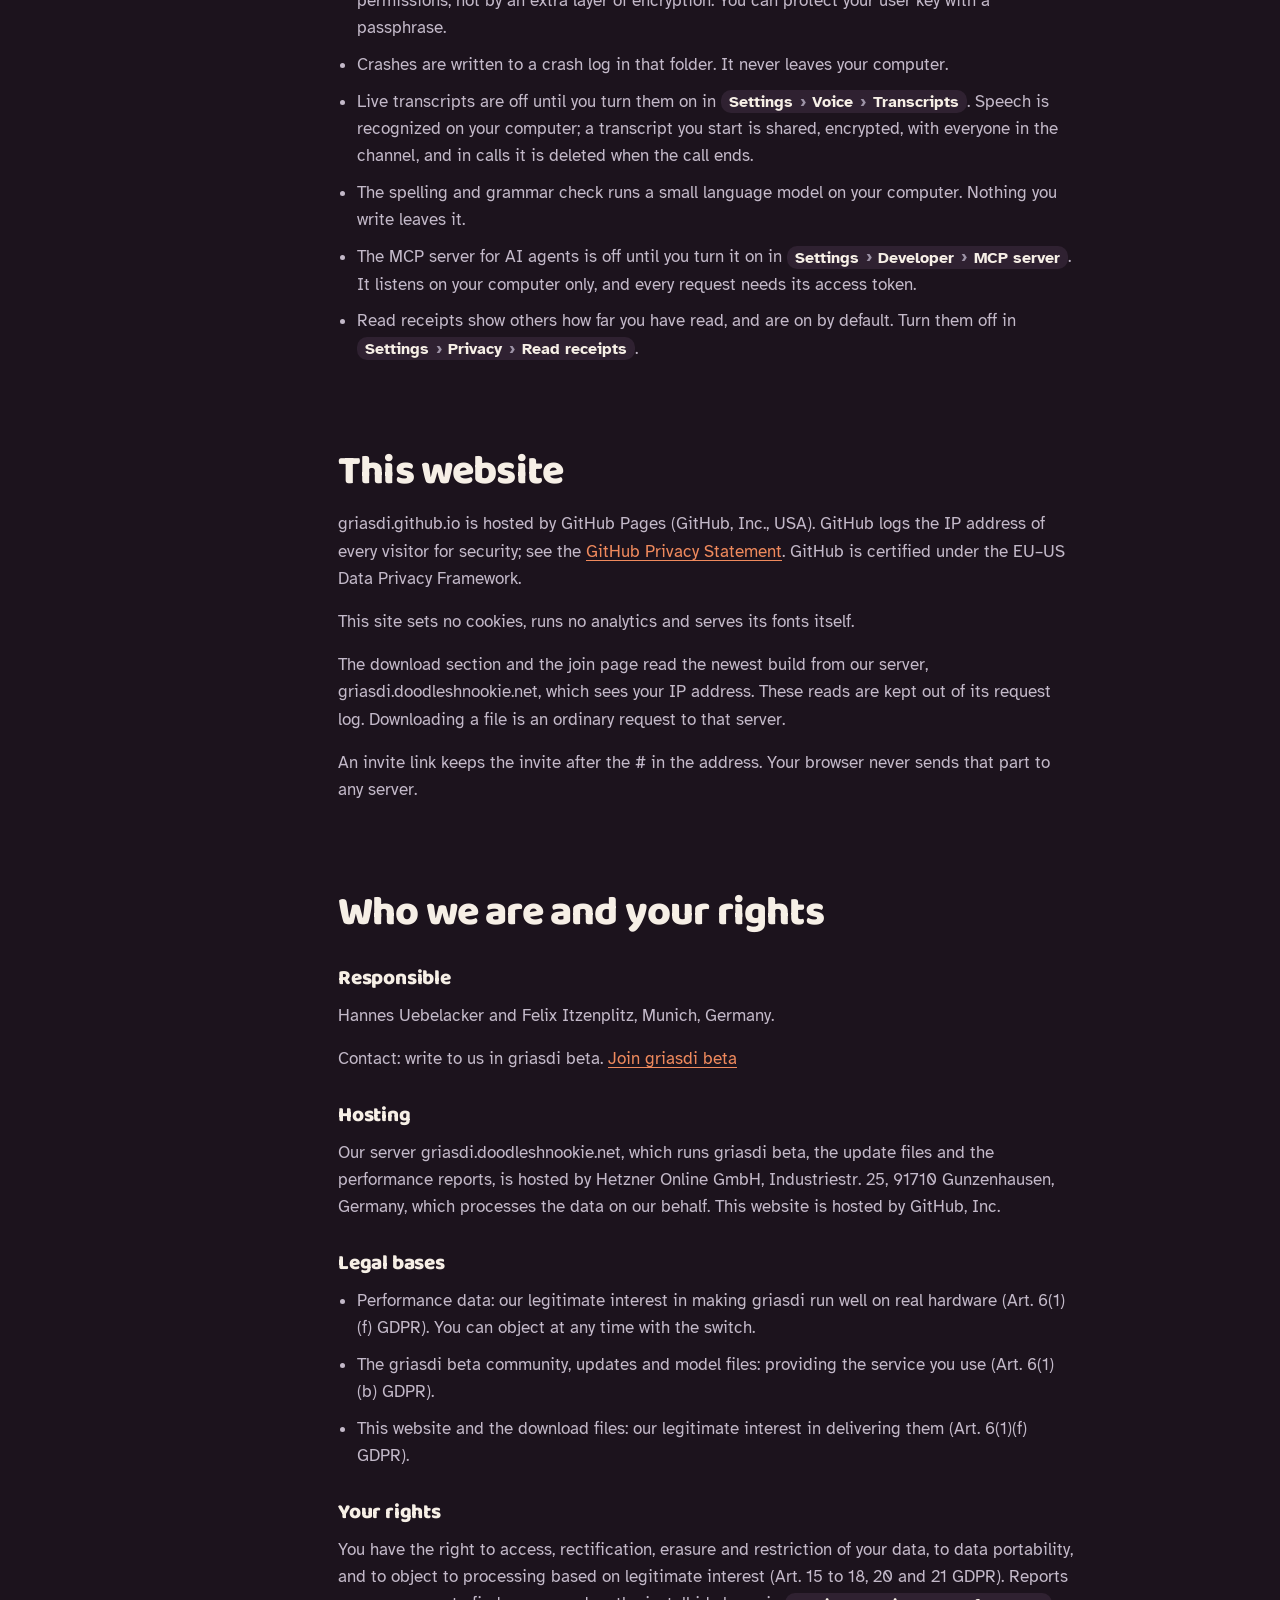
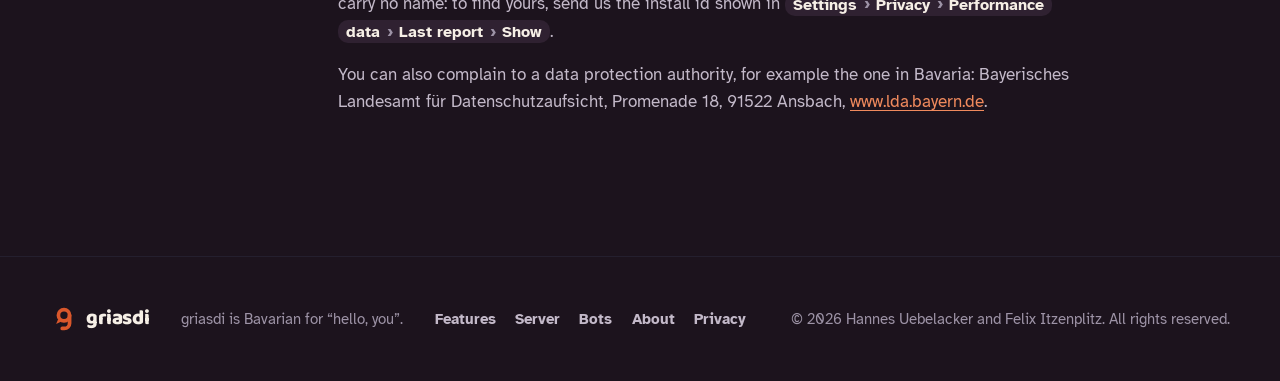
<file: site/privacy/index.html>
<!doctype html>
<html lang="en">
<head>
<meta charset="utf-8">
<meta name="viewport" content="width=device-width, initial-scale=1">
<meta name="referrer" content="no-referrer">
<meta http-equiv="Content-Security-Policy" content="default-src 'none'; script-src 'self'; style-src 'self'; img-src 'self'; font-src 'self'; base-uri 'none'; form-action 'none'">
<meta name="theme-color" content="#1c131d">
<title>griasdi: privacy</title>
<meta name="description" content="What leaves your computer when you use griasdi, who can see it, and the switch that stops it.">
<link rel="canonical" href="https://griasdi.github.io/privacy/">
<meta property="og:site_name" content="griasdi">
<meta property="og:type" content="website">
<meta property="og:url" content="https://griasdi.github.io/privacy/">
<meta property="og:title" content="Privacy in griasdi">
<meta property="og:description" content="What leaves your computer when you use griasdi, who can see it, and the switch that stops it.">
<meta property="og:image" content="https://griasdi.github.io/img/card.png">
<meta property="og:image:type" content="image/png">
<meta property="og:image:width" content="1200">
<meta property="og:image:height" content="630">
<meta property="og:image:alt" content="griasdi: five pixel faces around a table talk in speech bubbles while the server in the middle only sees scrambled hex.">
<meta name="twitter:card" content="summary_large_image">
<link rel="icon" href="../img/mark.svg" type="image/svg+xml">
<link rel="preload" href="../fonts/baloo2.woff2" as="font" type="font/woff2" crossorigin>
<link rel="preload" href="../fonts/atkinson-400.woff2" as="font" type="font/woff2" crossorigin>
<link rel="stylesheet" href="../styles.css">
<link rel="stylesheet" href="../doc.css">
<link rel="stylesheet" href="privacy.css">
</head>
<body>
<svg class="sprite" aria-hidden="true" focusable="false">
  <symbol id="i-lock" viewBox="0 0 24 24"><rect x="5" y="10.5" width="14" height="10" rx="2.5"/><path d="M8 10.5V8a4 4 0 0 1 8 0v2.5M12 14.5v2"/></symbol>
  <symbol id="i-shield" viewBox="0 0 24 24"><path d="M12 3l7.5 3v5.5c0 4.5-3.2 8-7.5 9.5-4.3-1.5-7.5-5-7.5-9.5V6z"/><path d="M9 12l2.2 2.2L15.5 10"/></symbol>
  <symbol id="i-key" viewBox="0 0 24 24"><circle cx="8" cy="12" r="4"/><path d="M12 12h9M17.5 12v3.5M20.5 12v2.5"/></symbol>
  <symbol id="i-chip" viewBox="0 0 24 24"><rect x="6" y="6" width="12" height="12" rx="2"/><rect x="9.5" y="9.5" width="5" height="5" rx="1"/><path d="M9 3v3M15 3v3M9 18v3M15 18v3M3 9h3M3 15h3M18 9h3M18 15h3"/></symbol>
  <symbol id="i-down" viewBox="0 0 24 24"><path d="M12 3.5v12M7 10.5l5 5 5-5M4.5 20.5h15"/></symbol>
</svg>

<a class="skip" href="#main">Skip to content</a>

<header class="top">
  <nav class="nav" aria-label="Main">
    <a class="brand" href="../" aria-label="griasdi, to the home page"><img src="../img/mark.svg" width="34" height="34" alt=""><span>griasdi</span></a>
    <ul class="nav-links">
      <li><a href="../features/">Features</a></li>
      <li><a href="../server/">Server</a></li>
      <li><a href="../bots/">Bots</a></li>
    </ul>
    <a class="btn btn-small" href="../#download"><svg class="ico" aria-hidden="true"><use href="#i-down"/></svg>Download</a>
  </nav>
</header>

<main id="main" class="doc">
  <div class="wrap doc-head">
    <h1>Privacy</h1>
    <p class="doc-lede">griasdi is built so that no server can read what you say, ours included. This page lists what leaves your computer, who can see it, and the switch that stops it.</p>
    <p class="doc-date">Last updated: 23 October 2026.</p>
    <div class="peek" aria-hidden="true"><span class="face-slot" data-face="63"></span><span class="bubble">No small print. Promise.</span></div>
  </div>
  <div class="wrap doc-grid">
    <nav class="toc" aria-label="On this page">
      <p class="toc-title">On this page</p>
      <ol>
        <li><a href="#short">The short version</a></li>
        <li><a href="#performance">Performance data</a></li>
        <li><a href="#servers">What servers see</a></li>
        <li><a href="#connections">Other connections</a></li>
        <li><a href="#device">On your computer</a></li>
        <li><a href="#website">This website</a></li>
        <li><a href="#rights">Who we are and your rights</a></li>
      </ol>
    </nav>
    <div class="doc-body">
      <section id="short" aria-labelledby="short-title">
        <h2 id="short-title">The short version</h2>
        <ul class="facts">
          <li><svg class="ico" aria-hidden="true"><use href="#i-key"/></svg><span><b>No accounts.</b> You are a key pair on your computer. No e-mail address, no phone number, no password.</span></li>
          <li><svg class="ico" aria-hidden="true"><use href="#i-lock"/></svg><span><b>End-to-end encrypted.</b> Messages, files, voice, screen sharing and transcripts are encrypted on your device. Servers store and forward ciphertext.</span></li>
          <li><svg class="ico" aria-hidden="true"><use href="#i-shield"/></svg><span><b>No ads, no analytics, no tracking.</b> We don’t sell your data and don’t share it with anyone. The few places your computer talks to besides your servers are listed below.</span></li>
          <li><svg class="ico" aria-hidden="true"><use href="#i-chip"/></svg><span><b>One thing is on by default:</b> a daily performance report about your hardware, without content, names or addresses. One switch turns it off.</span></li>
        </ul>
      </section>

      <section id="performance" aria-labelledby="performance-title">
        <h2 id="performance-title">Performance data</h2>
        <p>griasdi runs its speech models and video codecs on your own hardware, and we want them to run well on all of it. So once a day griasdi sends us a short report on how voice, transcription and screen sharing ran on your computer. It is on until you turn it off in <span class="ui-path">Settings <span aria-hidden="true">›</span> Privacy <span aria-hidden="true">›</span> Performance data <span aria-hidden="true">›</span> Share performance data</span>. Right below the switch, <b>Last report</b>, <b>Show</b> displays the last report exactly as it was sent.</p>
        <div class="ledger">
          <div class="ledger-col sealed">
            <h3>In a report</h3>
            <ul>
              <li>App version and update channel, operating system and processor architecture</li>
              <li>Processor model and number of threads</li>
              <li>Graphics card name, vendor and device id, and driver</li>
              <li>Which on-device models ran, how often, how fast and with how much memory</li>
              <li>For screen sharing and voice: frame timing, round trip, loss and jitter, at most ten minutes of each per day</li>
              <li>Results of about ten seconds of tests that run once per app version while you are away from the computer</li>
              <li>A random report id, new for every report, and a random install id</li>
            </ul>
          </div>
          <div class="ledger-col">
            <h3>Never in a report</h3>
            <ul>
              <li>Message text</li>
              <li>Transcripts or anything spoken</li>
              <li>Audio or pictures</li>
              <li>User or community names</li>
              <li>Keys</li>
              <li>IP or server addresses</li>
            </ul>
          </div>
        </div>
        <h3>How it travels</h3>
        <p>Your computer encrypts the report to our key, so only we can open it. It sends the report over an anonymous connection, without your device’s key, to one of the community servers you are connected to, which forwards it to our server, griasdi.doodleshnookie.net. The community server sees your IP address and that a report went through, never what is in it, and stores and logs nothing. Our server sees which community server forwarded it, not your IP address.</p>
        <h3>How long we keep it</h3>
        <p>Reports are deleted from our server after 7 days, and the copies we take for analysis are kept no longer. What remains are summaries per kind of hardware, such as how fast a model runs on a given graphics card, which no longer point to any one computer.</p>
        <h3>The install id</h3>
        <p>The install id is a random number created with the first report. It lets us tell reports from the same computer apart from those of others; it is not linked to your key, your name or your IP address. Turning the switch off deletes it, together with the stored last report. Turning it back on starts with a new one.</p>
      </section>

      <section id="servers" aria-labelledby="servers-title">
        <h2 id="servers-title">What servers see</h2>
        <p>Every community lives on a server. We run the server of griasdi beta, our community for testers. Whoever runs a server, us included, sees only what is in the right-hand list.</p>
        <div class="ledger">
          <div class="ledger-col sealed">
            <h3>Encrypted: the server can’t read it</h3>
            <ul>
              <li>Messages and files</li>
              <li>Voice and screen sharing</li>
              <li>Transcripts and captions</li>
              <li>Names of communities, channels and roles</li>
            </ul>
          </div>
          <div class="ledger-col">
            <h3>Visible to the server</h3>
            <ul>
              <li>Which communities and channels you belong to, by your key</li>
              <li>Which of your devices sent a message, and when</li>
              <li>The size of messages and files; messages are padded to hide their exact length</li>
              <li>Who is in a voice channel right now and who is muted, held in memory only</li>
              <li>Your IP address while you are connected</li>
            </ul>
          </div>
        </div>
        <h3>How long servers keep things</h3>
        <ul class="plain">
          <li>Messages stay on the server, encrypted. Dissolving a community deletes it with its channels and messages.</li>
          <li>Attached files expire after 1, 7 or 30 days, as the sender picks. Large files are only passed through, never stored.</li>
          <li>Messages in a call and call transcripts are deleted when the call ends.</li>
          <li>Who is in voice is kept in memory only and forgotten when the server restarts.</li>
          <li>The griasdi server software does not store IP addresses.</li>
        </ul>
      </section>

      <section id="connections" aria-labelledby="connections-title">
        <h2 id="connections-title">Other connections</h2>
        <p>Besides your community servers, griasdi connects to other places only for the following. Your computer makes these connections itself; we are never in between.</p>
        <ul class="flows">
          <li class="flow">
            <h3>Link previews</h3>
            <dl>
              <dt>When</dt><dd>You send a link on its own.</dd>
              <dt>Who learns what</dt><dd>Your computer loads the page’s title, description and picture and attaches them, encrypted, to your message. The site sees your IP address; the people you send it to never contact it.</dd>
              <dt>Switch</dt><dd><span class="ui-path">Settings <span aria-hidden="true">›</span> Privacy <span aria-hidden="true">›</span> Previews <span aria-hidden="true">›</span> Link previews</span> On by default.</dd>
            </dl>
          </li>
          <li class="flow">
            <h3>YouTube</h3>
            <dl>
              <dt>When</dt><dd>You send a YouTube link, or press play on one.</dd>
              <dt>Who learns what</dt><dd>Sending loads the video’s title and picture from YouTube. Playing streams the video from YouTube, without cookies and without signing in. YouTube sees your IP address. Others contact YouTube only when they press play.</dd>
              <dt>Switch</dt><dd><span class="ui-path">Settings <span aria-hidden="true">›</span> Privacy <span aria-hidden="true">›</span> Previews <span aria-hidden="true">›</span> YouTube previews</span> On by default.</dd>
            </dl>
          </li>
          <li class="flow">
            <h3>SponsorBlock</h3>
            <dl>
              <dt>When</dt><dd>You play a YouTube video with Attention Protection on.</dd>
              <dt>Who learns what</dt><dd>The player asks the community database SponsorBlock which parts of the video are sponsor reads and the like. It sends only the first characters of a hash of the video id, never the id itself.</dd>
              <dt>Switch</dt><dd><span class="ui-path">Settings <span aria-hidden="true">›</span> Videos <span aria-hidden="true">›</span> Attention Protection (YouTube)</span> On by default.</dd>
            </dl>
          </li>
          <li class="flow">
            <h3>Updates and models</h3>
            <dl>
              <dt>When</dt><dd>While you are connected, and when you turn on a model that needs a download.</dd>
              <dt>Who learns what</dt><dd>New versions and model files come from your community servers, over a separate connection without your key. The servers see your IP address, your system and the files you fetch. Only builds signed by us are installed.</dd>
              <dt>Switch</dt><dd><span class="ui-path">Settings <span aria-hidden="true">›</span> About <span aria-hidden="true">›</span> Updates <span aria-hidden="true">›</span> Install automatically</span> decides whether updates install by themselves. Updates always come from your servers, never from anywhere else.</dd>
            </dl>
          </li>
          <li class="flow">
            <h3>Release page</h3>
            <dl>
              <dt>When</dt><dd>You click Release page in the app.</dd>
              <dt>Who learns what</dt><dd>Your browser opens github.com/griasdi/griasdi/releases.</dd>
              <dt>Switch</dt><dd>Nothing happens unless you click.</dd>
            </dl>
          </li>
        </ul>
      </section>

      <section id="device" aria-labelledby="device-title">
        <h2 id="device-title">On your computer</h2>
        <ul class="plain">
          <li>Messages, keys and settings live in griasdi’s data folder, protected by your system’s file permissions, not by an extra layer of encryption. You can protect your user key with a passphrase.</li>
          <li>Crashes are written to a crash log in that folder. It never leaves your computer.</li>
          <li>Live transcripts are off until you turn them on in <span class="ui-path">Settings <span aria-hidden="true">›</span> Voice <span aria-hidden="true">›</span> Transcripts</span>. Speech is recognized on your computer; a transcript you start is shared, encrypted, with everyone in the channel, and in calls it is deleted when the call ends.</li>
          <li>The spelling and grammar check runs a small language model on your computer. Nothing you write leaves it.</li>
          <li>The MCP server for AI agents is off until you turn it on in <span class="ui-path">Settings <span aria-hidden="true">›</span> Developer <span aria-hidden="true">›</span> MCP server</span>. It listens on your computer only, and every request needs its access token.</li>
          <li>Read receipts show others how far you have read, and are on by default. Turn them off in <span class="ui-path">Settings <span aria-hidden="true">›</span> Privacy <span aria-hidden="true">›</span> Read receipts</span>.</li>
        </ul>
      </section>

      <section id="website" aria-labelledby="website-title">
        <h2 id="website-title">This website</h2>
        <p>griasdi.github.io is hosted by GitHub Pages (GitHub, Inc., USA). GitHub logs the IP address of every visitor for security; see the <a href="https://docs.github.com/en/site-policy/privacy-policies/github-general-privacy-statement">GitHub Privacy Statement</a>. GitHub is certified under the EU–US Data Privacy Framework.</p>
        <p>This site sets no cookies, runs no analytics and serves its fonts itself.</p>
        <p>The download section and the join page read the newest build from our server, griasdi.doodleshnookie.net, which sees your IP address. These reads are kept out of its request log. Downloading a file is an ordinary request to that server.</p>
        <p>An invite link keeps the invite after the # in the address. Your browser never sends that part to any server.</p>
      </section>

      <section id="rights" aria-labelledby="rights-title">
        <h2 id="rights-title">Who we are and your rights</h2>
        <h3>Responsible</h3>
        <p>Hannes Uebelacker and Felix Itzenplitz, Munich, Germany.</p>
        <p>Contact: write to us in griasdi beta. <a href="../join/#invite:[base64]">Join griasdi beta</a></p>
        <h3>Hosting</h3>
        <p>Our server griasdi.doodleshnookie.net, which runs griasdi beta, the update files and the performance reports, is hosted by Hetzner Online GmbH, Industriestr. 25, 91710 Gunzenhausen, Germany, which processes the data on our behalf. This website is hosted by GitHub, Inc.</p>
        <h3>Legal bases</h3>
        <ul class="plain">
          <li>Performance data: our legitimate interest in making griasdi run well on real hardware (Art. 6(1)(f) GDPR). You can object at any time with the switch.</li>
          <li>The griasdi beta community, updates and model files: providing the service you use (Art. 6(1)(b) GDPR).</li>
          <li>This website and the download files: our legitimate interest in delivering them (Art. 6(1)(f) GDPR).</li>
        </ul>
        <h3>Your rights</h3>
        <p>You have the right to access, rectification, erasure and restriction of your data, to data portability, and to object to processing based on legitimate interest (Art. 15 to 18, 20 and 21 GDPR). Reports carry no name: to find yours, send us the install id shown in <span class="ui-path">Settings <span aria-hidden="true">›</span> Privacy <span aria-hidden="true">›</span> Performance data <span aria-hidden="true">›</span> Last report <span aria-hidden="true">›</span> Show</span>.</p>
        <p>You can also complain to a data protection authority, for example the one in Bavaria: Bayerisches Landesamt für Datenschutzaufsicht, Promenade 18, 91522 Ansbach, <a href="https://www.lda.bayern.de">www.lda.bayern.de</a>.</p>
      </section>
    </div>
  </div>
</main>

<footer class="foot">
  <div class="wrap foot-row">
    <a class="brand" href="../" aria-label="griasdi, to the home page"><img src="../img/mark.svg" width="28" height="28" alt=""><span>griasdi</span></a>
    <p>griasdi is Bavarian for “hello, you”.</p>
    <ul class="foot-links"><li><a href="../features/">Features</a></li><li><a href="../server/">Server</a></li><li><a href="../bots/">Bots</a></li><li><a href="../about/">About</a></li><li><a href="../privacy/" aria-current="page">Privacy</a></li></ul>
    <p class="legal">© 2026 Hannes Uebelacker and Felix Itzenplitz. All rights reserved.</p>
  </div>
</footer>

<script src="../faces.js"></script>
<script src="../site.js"></script>
</body>
</html>
</file>
<file: site/styles.css>
/* Fonts: Baloo 2, Atkinson Hyperlegible and JetBrains Mono, all under the SIL Open Font License 1.1 (fonts/OFL.txt). */
@font-face { font-family: "Baloo 2"; src: url("fonts/baloo2.woff2") format("woff2"); font-weight: 400 800; font-display: swap; }
@font-face { font-family: "Atkinson Hyperlegible"; src: url("fonts/atkinson-400.woff2") format("woff2"); font-weight: 400; font-display: swap; }
@font-face { font-family: "Atkinson Hyperlegible"; src: url("fonts/atkinson-700.woff2") format("woff2"); font-weight: 700; font-display: swap; }
@font-face { font-family: "Atkinson Hyperlegible"; src: url("fonts/atkinson-400i.woff2") format("woff2"); font-weight: 400; font-style: italic; font-display: swap; }
@font-face { font-family: "JetBrains Mono"; src: url("fonts/jetbrains-mono.woff2") format("woff2"); font-weight: 400 700; font-display: swap; }

:root {
  color-scheme: dark;
  --night: #1c131d;
  --night-2: #241926;
  --night-3: #2f2131;
  --line: #453248;
  --ink: #f6efe6;
  --ink-2: #c3b9c9;
  --ink-3: #9d93a6;
  --terra: #d9572b;
  --terra-d: #a83e19;
  --terra-l: #f08a5d;
  --on-terra: #1b0c06;
  --teal: #4fa3a5;
  --teal-l: #7cc6c7;
  --gold: #e0b04c;
  --lav: #9b8ac4;
  --lav-l: #bcaee0;
  --display: "Baloo 2", "Atkinson Hyperlegible", system-ui, sans-serif;
  --body: "Atkinson Hyperlegible", system-ui, sans-serif;
  --mono: "JetBrains Mono", ui-monospace, monospace;
  --wrap: 1180px;
  --gap: clamp(1rem, 2.4vw, 2rem);
  --section: clamp(5rem, 11vw, 9rem);
  --ease-out: cubic-bezier(.16, 1, .3, 1);
  --spring: cubic-bezier(.34, 1.56, .64, 1);
}

*, *::before, *::after { box-sizing: border-box; }
html { scroll-behavior: smooth; scroll-padding-top: 5rem; }
@media (prefers-reduced-motion: reduce) { html { scroll-behavior: auto; } }

body {
  margin: 0;
  background: var(--night);
  color: var(--ink);
  font: 400 1.0625rem/1.6 var(--body);
  -webkit-font-smoothing: antialiased;
  text-rendering: optimizeLegibility;
  caret-color: var(--terra);
  scrollbar-color: var(--line) var(--night);
}
::selection { background: var(--terra); color: var(--on-terra); }
::-webkit-scrollbar { width: 12px; }
::-webkit-scrollbar-track { background: var(--night); }
::-webkit-scrollbar-thumb { background: var(--line); border-radius: 8px; border: 3px solid var(--night); }

img, svg, canvas { display: block; max-width: 100%; }
a { color: var(--terra-l); text-underline-offset: .2em; text-decoration-thickness: .08em; }
a:hover { color: var(--ink); }
:focus-visible { outline: 3px solid var(--terra-l); outline-offset: 3px; border-radius: 6px; }
h1, h2, h3 { margin: 0; font-family: var(--display); font-weight: 800; line-height: 1.05; letter-spacing: -.02em; text-wrap: balance; }
h2 { font-size: clamp(2.3rem, 5vw, 3.9rem); }
h3 { font-size: 1.3rem; line-height: 1.2; letter-spacing: -.01em; }
p { margin: 0; text-wrap: pretty; }
b { font-weight: 700; }
code, pre { font-family: var(--mono); }

.sprite { position: absolute; width: 0; height: 0; overflow: hidden; }
.ico { width: 1.35em; height: 1.35em; fill: none; stroke: currentColor; stroke-width: 1.9; stroke-linecap: round; stroke-linejoin: round; flex: none; }
.ico .dot, use.dots { fill: currentColor; stroke: none; }
.sr-only { position: absolute; width: 1px; height: 1px; overflow: hidden; clip-path: inset(50%); white-space: nowrap; }
.skip { position: absolute; left: 1rem; top: -4rem; z-index: 50; padding: .6rem 1rem; background: var(--terra); color: var(--on-terra); border-radius: 10px; font-weight: 700; }
.skip:focus { top: 1rem; }

.wrap { width: min(var(--wrap), calc(100% - 2 * var(--gap))); margin-inline: auto; }

/* ---------- buttons ---------- */
.btn {
  --b: var(--terra);
  display: inline-flex; align-items: center; gap: .55em;
  padding: .72em 1.25em;
  border: 0; border-radius: 16px;
  background: var(--b); color: var(--on-terra);
  font: 800 1.05rem/1 var(--display); letter-spacing: .01em;
  text-decoration: none; cursor: pointer;
  box-shadow: 0 5px 0 var(--terra-d), 0 12px 24px -10px rgb(0 0 0 / .6);
  transform: translateY(0);
  transition: transform .18s var(--ease-out), box-shadow .18s var(--ease-out), background .18s;
}
.btn:hover { color: var(--on-terra); background: var(--terra-l); transform: translateY(-2px); box-shadow: 0 7px 0 var(--terra-d), 0 16px 28px -10px rgb(0 0 0 / .6); }
.btn:active { transform: translateY(4px); box-shadow: 0 1px 0 var(--terra-d), 0 6px 12px -8px rgb(0 0 0 / .5); }
.btn-small { font-size: .95rem; padding: .55em 1em; border-radius: 13px; box-shadow: 0 4px 0 var(--terra-d); }
.btn-small:hover { box-shadow: 0 6px 0 var(--terra-d); }
.btn-big { font-size: clamp(1.15rem, 1.6vw, 1.35rem); padding: .85em 1.5em; border-radius: 20px; }
.btn-ghost { --b: var(--night-3); color: var(--ink); box-shadow: 0 4px 0 #0e0c13; }
.btn-ghost:hover { background: var(--line); color: var(--ink); box-shadow: 0 6px 0 #0e0c13; }
.btn-ghost:active { box-shadow: 0 1px 0 #0e0c13; }

/* ---------- nav ---------- */
.top {
  position: sticky; top: 0; z-index: 20;
  background: rgb(28 19 29 / .82);
  backdrop-filter: saturate(1.3) blur(12px);
  border-bottom: 1px solid transparent;
  transition: border-color .3s;
}
.top.scrolled { border-bottom-color: var(--line); }
.nav { display: flex; align-items: center; gap: 1.5rem; width: min(1320px, calc(100% - 2 * var(--gap))); margin-inline: auto; height: 4.25rem; }
.brand { display: inline-flex; align-items: center; gap: .5rem; color: var(--ink); text-decoration: none; font: 800 1.55rem/1 var(--display); letter-spacing: -.02em; }
.brand:hover { color: var(--ink); }
.brand img { transition: transform .5s var(--spring); }
.brand:hover img { transform: rotate(-12deg) scale(1.08); }
.nav-links { display: flex; gap: .25rem; margin: 0 0 0 auto; padding: 0; list-style: none; }
.nav-links a { display: block; padding: .45rem .75rem; border-radius: 10px; color: var(--ink-2); text-decoration: none; font-weight: 700; font-size: .98rem; }
.nav-links a:hover { color: var(--ink); background: var(--night-3); }
.nav-links a[aria-current="page"] { color: var(--ink); background: var(--night-3); }
@media (max-width: 900px) {
  /* the links move to a second row under the brand and the button */
  html { scroll-padding-top: 7.5rem; }
  .nav { flex-wrap: wrap; height: auto; column-gap: 1rem; row-gap: 0; padding-top: .6rem; }
  .nav .btn-small { margin-left: auto; }
  .nav-links { order: 3; width: calc(100% + 1.5rem); margin: .2rem -.75rem 0; padding-bottom: .35rem; overflow-x: auto; }
  .nav-links a { padding: .35rem .75rem; }
}

/* ---------- hero ---------- */
.hero {
  display: grid; grid-template-columns: minmax(0, 1fr) minmax(0, 1.08fr); align-items: center; gap: clamp(1.5rem, 4vw, 4rem);
  width: min(1320px, calc(100% - 2 * var(--gap))); margin-inline: auto;
  min-height: calc(100svh - 4.25rem); padding-block: clamp(2rem, 5vw, 4rem);
}
.hero-title { display: grid; gap: .35em; }
.hero-word {
  font-size: clamp(4.2rem, 9.2vw, 6rem); line-height: .9; letter-spacing: -.035em;
  display: inline-block; width: fit-content; position: relative; padding: .08em .32em .14em; margin-left: -.06em;
  background: var(--terra); color: var(--on-terra); border-radius: .42em .42em .42em .1em;
  transform: rotate(-2deg); transform-origin: 10% 90%;
}
.hero-word::after { /* the bubble tail of the g mark */
  content: ""; position: absolute; left: .18em; bottom: -.3em; width: .42em; height: .36em;
  background: var(--terra); clip-path: polygon(0 0, 100% 0, 0 100%);
}
.hero-say { font-size: clamp(1.7rem, 3.2vw, 2.6rem); line-height: 1.08; color: var(--ink); max-width: 14ch; padding-top: .3em; }
.hero-lede { margin-top: 1.5rem; max-width: 36rem; font-size: clamp(1.08rem, 1.35vw, 1.22rem); color: var(--ink-2); }
.hero-actions { display: flex; flex-wrap: wrap; align-items: center; gap: 1rem 1.5rem; margin-top: 2.2rem; }
.link-quiet { color: var(--ink-2); font-weight: 700; }
.hero-pron { margin-top: 2.2rem; color: var(--ink-3); font-size: .95rem; }
.hero-pron b { color: var(--ink-2); font-family: var(--display); font-weight: 600; letter-spacing: .02em; }
.hero-beta { display: flex; align-items: flex-end; gap: .7rem; width: fit-content; margin-top: 1.8rem; text-decoration: none; }
.hero-beta .face-slot { width: 40px; flex: none; }
.hero-beta .bubble { transition: transform .2s var(--spring); }
.hero-beta:hover .bubble { transform: translateY(-2px) rotate(-1deg); }
.hero-beta:focus-visible { outline: 3px solid var(--terra-l); outline-offset: 4px; border-radius: 10px; }

@media (prefers-reduced-motion: no-preference) {
  .hero-word { animation: wave-hello 1.6s var(--spring) .2s both; }
  .hero-say, .hero-lede, .hero-actions, .hero-beta, .hero-pron { animation: rise .9s var(--ease-out) both; }
  .hero-say { animation-delay: .35s; } .hero-lede { animation-delay: .5s; } .hero-actions { animation-delay: .62s; } .hero-beta { animation-delay: .7s; } .hero-pron { animation-delay: .8s; }
}
@keyframes wave-hello { 0% { transform: rotate(-2deg) scale(.6); opacity: 0; } 40% { transform: rotate(6deg) scale(1.04); opacity: 1; } 60% { transform: rotate(-6deg); } 80% { transform: rotate(2deg); } 100% { transform: rotate(-2deg); } }
@keyframes rise { from { opacity: 0; transform: translateY(18px); filter: blur(4px); } to { opacity: 1; transform: none; filter: none; } }

/* the table */
.stage { margin: 0; display: grid; justify-items: center; gap: 1rem; }
.table { position: relative; width: min(100%, 660px, calc(100svh - 12rem)); min-width: min(100%, 420px); aspect-ratio: 1; }
.table::after { /* the table's rim of ticks; masked on its own layer so bubbles are never clipped */
  content: ""; position: absolute; inset: 0; z-index: 0; border-radius: 50%; pointer-events: none;
  background:
    radial-gradient(circle at 50% 50%, var(--night-2) 0 57%, transparent 57.3%),
    repeating-conic-gradient(from 0deg, var(--line) 0 1.2deg, transparent 1.2deg 6deg);
  -webkit-mask: radial-gradient(circle, #000 0 70.7%, transparent 70.8%);
  mask: radial-gradient(circle, #000 0 70.7%, transparent 70.8%);
}
.table::before { content: ""; position: absolute; inset: 21.5%; z-index: 1; border-radius: 50%; border: 2px dashed var(--line); }
.table > * { z-index: 2; }
.table > .packet { z-index: 1; }
.echo {
  position: absolute; z-index: 5; pointer-events: none; white-space: nowrap;
  padding: .3em .6em; border-radius: .9em .9em .9em .25em;
  background: var(--teal); color: #0b1d1e; font: 700 .78rem/1.1 var(--body);
  transform: translate(-50%, -70%); box-shadow: 0 8px 16px -8px #000;
}
.server {
  position: absolute; left: 50%; top: 50%; translate: -50% -50%;
  display: grid; justify-items: center; gap: .2rem;
  width: 9.5rem; padding: .9rem .6rem .8rem;
  background: var(--night-3); border: 2px solid var(--line); border-radius: 22px;
  color: var(--ink-3);
  box-shadow: 0 18px 40px -18px #000;
  transition: border-color .25s, box-shadow .25s;
}
.server .ico { width: 1.8rem; height: 1.8rem; }
.server-name { font: 800 1.05rem/1 var(--display); color: var(--ink-2); }
.server-sees { font: 600 .82rem/1.2 var(--mono); color: var(--gold); letter-spacing: .02em; min-height: 1.2em; }
.server.busy { border-color: var(--gold); box-shadow: 0 0 0 6px rgb(224 176 76 / .12), 0 18px 40px -18px #000; }

.seats { list-style: none; margin: 0; padding: 0; }
.seat {
  position: absolute; left: var(--x, 50%); top: var(--y, 50%); translate: -50% -50%;
  display: grid; justify-items: center; gap: .85rem;
  width: var(--seat-w, clamp(4.6rem, 17%, 7.4rem)); z-index: 3;
}
.seat-btn {
  all: unset; cursor: pointer; position: relative; width: 100%; aspect-ratio: 1; border-radius: 26%;
  transition: transform .35s var(--spring);
}
.seat-btn:hover { transform: translateY(-4px) rotate(-3deg); }
.seat-btn:active { transform: scale(.94); }
.seat-btn:focus-visible { outline: 3px solid var(--terra-l); outline-offset: 4px; }
.seat-btn::after { /* speaking ring, teal like voice in the audio diagram */
  content: ""; position: absolute; inset: -7px; border-radius: 30%; border: 4px solid var(--teal);
  opacity: 0; transform: scale(.9); transition: opacity .2s, transform .3s var(--spring);
}
.seat.speaking .seat-btn::after { opacity: 1; transform: scale(1); animation: ring 0.5s ease-in-out infinite alternate; }
.seat.got .seat-btn { animation: nod .5s var(--spring); }
@keyframes ring { to { inset: -11px; border-color: var(--teal-l); } }
@keyframes nod { 40% { transform: translateY(-7px) rotate(4deg); } }
.seat-name { font: 800 1rem/1 var(--display); color: var(--ink-2); }
.seat.speaking .seat-name { color: var(--teal-l); }
.idle .seat-btn { animation: bob 3.2s ease-in-out infinite; animation-delay: var(--d, 0s); }
@keyframes bob { 50% { translate: 0 -5px; } }

.face { display: block; width: 100%; height: 100%; border-radius: 26%; overflow: hidden; box-shadow: 0 10px 22px -10px #000; }
.face-slot { display: block; }
.face svg { width: 100%; height: 100%; shape-rendering: crispEdges; }

.bubble {
  position: relative; display: inline-block; max-width: 15rem;
  padding: .55em .85em; border-radius: 1.1em 1.1em 1.1em .3em;
  background: var(--ink); color: #241c2c;
  font: 700 1rem/1.25 var(--body);
  box-shadow: 0 10px 24px -12px #000;
}
.bubble::after { content: ""; position: absolute; left: .5em; bottom: -.55em; width: .9em; height: .7em; background: inherit; clip-path: polygon(0 0, 100% 0, 0 100%); }
.say { position: absolute; z-index: 3; left: 50%; bottom: calc(100% + .6rem); translate: -12% 0; width: max-content; pointer-events: none; transform-origin: 10% 100%; }
.seat.right .say { translate: -88% 0; border-radius: 1.1em 1.1em .3em 1.1em; }
.seat.right .say::after { left: auto; right: .5em; clip-path: polygon(0 0, 100% 0, 100% 100%); }

.packet {
  position: absolute; z-index: 2; left: 0; top: 0; pointer-events: none;
  padding: .18em .45em; border-radius: .5em;
  background: var(--gold); color: #2a1d05; font: 600 .72rem/1 var(--mono); white-space: nowrap;
  translate: -50% -50%; box-shadow: 0 6px 14px -6px #000;
}
.stage-cap { color: var(--ink-3); font-size: .95rem; text-align: center; }

@media (max-width: 900px) {
  .hero { grid-template-columns: 1fr; min-height: 0; padding-top: 2.5rem; }
  .stage { order: 2; padding-top: 2.75rem; }
  .table { width: min(100%, 520px); }
  .server { width: 7.5rem; padding: .6rem .4rem; }
  .bubble { font-size: .9rem; max-width: 11rem; }
}

/* ---------- sections ---------- */
section { padding-block: var(--section); }
section[id]:not(.hero) { scroll-margin-top: calc(2rem - var(--section)); } /* anchor jumps skip the section's top padding: content lands 7rem down, like the sticky .smarts head */
.band { background: var(--night-2); border-block: 1px solid #2c1f2e; }
.section-head { display: grid; gap: 1.1rem; max-width: 46rem; margin-bottom: clamp(2.5rem, 5vw, 4rem); }
.section-head p { color: var(--ink-2); font-size: 1.15rem; max-width: 62ch; }

/* voice */
.noise { background: var(--night); border: 1px solid var(--line); border-radius: 28px; padding: clamp(1rem, 2.5vw, 1.75rem); }
.noise-head { display: flex; flex-wrap: wrap; align-items: center; justify-content: space-between; gap: .8rem 1.5rem; margin-bottom: 1rem; }
.noise-label { font: 800 1.2rem/1 var(--display); }
.seg { display: inline-flex; flex-wrap: wrap; padding: 4px; gap: 4px; border-radius: 14px; background: var(--night-3); max-width: 100%; }
.seg button {
  all: unset; cursor: pointer; padding: .5em .95em; border-radius: 10px;
  font: 700 .95rem/1 var(--body); color: var(--ink-2);
  transition: background .2s, color .2s;
}
.seg button:hover { color: var(--ink); }
.seg button[aria-checked="true"], .seg button[aria-selected="true"] { background: var(--lav); color: #17121f; }
.seg button:focus-visible { outline: 3px solid var(--lav-l); outline-offset: 1px; }
.wave { width: 100%; height: auto; aspect-ratio: 1200 / 264; }
@media (max-width: 520px) { .seg button { padding: .5em .7em; font-size: .88rem; } }
.noise-note { margin-top: .75rem; color: var(--ink-3); font-size: .95rem; }

.pipe-wrap { margin-top: clamp(2rem, 4vw, 3rem); }
.pipe { width: 100%; height: auto; font-family: var(--body); }
.pipe-v { display: none; max-width: 420px; margin-inline: auto; }
@media (max-width: 700px) { .pipe-h { display: none; } .pipe-v { display: block; } }
.pipe-zone rect { fill: var(--night); stroke: var(--line); }
.pipe-zone text { fill: var(--ink-3); font: 700 15px var(--display); letter-spacing: .02em; }
.pipe-line { fill: none; stroke: var(--teal); stroke-width: 3; }
.pipe-line.secret { stroke: var(--gold); stroke-dasharray: 8 7; animation: dash 1s linear infinite; }
@keyframes dash { to { stroke-dashoffset: -15; } }
.pulse { fill: var(--teal-l); }
.node circle, .node rect { fill: var(--night-3); stroke: var(--teal); stroke-width: 2.5; }
.node.model circle { stroke: var(--lav); fill: #251f33; }
.node.lock circle { stroke: var(--gold); }
.node.srv rect { stroke: var(--gold); stroke-dasharray: 5 5; fill: var(--night-2); }
.node use { color: var(--ink); fill: none; stroke: currentColor; stroke-width: 1.9; stroke-linecap: round; stroke-linejoin: round; }
.node text { fill: var(--ink-2); font-size: 14px; font-weight: 700; text-anchor: middle; }
.node.row text { text-anchor: start; font-size: 17px; }
.node.row .node-k { text-anchor: middle; font-size: 12px; }
.node.row .node-sub { font-size: 14px; }
.node .node-k { fill: var(--ink); font: 600 12px var(--mono); }
.node.srv .node-k { fill: var(--gold); }
.node .node-sub { fill: var(--ink-3); font-size: 12px; font-weight: 400; }
.pipe-spec { fill: var(--ink-3); font: 400 13px var(--mono); }

.voice-facts, .key-facts { list-style: none; margin: 0; padding: 0; }
.voice-facts { display: grid; grid-template-columns: repeat(3, minmax(0, 1fr)); gap: 1.5rem clamp(1.5rem, 3vw, 3rem); margin-top: clamp(2.5rem, 5vw, 3.5rem); }
.voice-facts li, .key-facts li { display: flex; gap: .8rem; align-items: flex-start; color: var(--ink-2); }
.voice-facts .ico { color: var(--teal-l); margin-top: .1em; }
.voice-facts b, .key-facts b { color: var(--ink); }
@media (max-width: 820px) { .voice-facts { grid-template-columns: 1fr; } }

/* everything */
.shot { margin: 0 0 clamp(3rem, 6vw, 5rem); }
.shot-frame { position: relative; border-radius: 22px; padding: 10px; background: linear-gradient(180deg, var(--night-3), var(--night-2)); border: 1px solid var(--line); box-shadow: 0 40px 80px -40px #000, 0 0 0 1px #0c0a10; }
.shot-frame img { width: 100%; height: auto; border-radius: 14px; }
.shot figcaption { margin-top: .8rem; color: var(--ink-3); font-size: .9rem; text-align: right; }
.tag {
  position: absolute; left: var(--x); top: var(--y); z-index: 1;
  padding: .5em .9em; border-radius: 1em 1em 1em .25em;
  font: 800 clamp(.8rem, 1.3vw, 1.02rem)/1.15 var(--display);
  background: var(--terra); color: var(--on-terra);
  box-shadow: 0 12px 24px -10px #000;
  rotate: -3deg; transition: rotate .4s var(--spring), scale .4s var(--spring);
}
.tag:hover { rotate: 2deg; scale: 1.06; }
.tag-voice { background: var(--teal); color: #0b1d1e; }
.tag-share { background: var(--gold); color: #2a1d05; rotate: 2deg; }
.tag-face { background: var(--lav); color: #17121f; rotate: 3deg; }
@media (max-width: 700px) { .tag { display: none; } }

/* features, said by the cast as chat lines */
.feats { list-style: none; margin: 0; padding: 0; display: grid; grid-template-columns: repeat(2, minmax(0, 1fr)); gap: 1.6rem clamp(2rem, 5vw, 4rem); }
.feats li { display: flex; align-items: flex-end; gap: .9rem; }
.feats li:nth-child(4n + 2), .feats li:nth-child(4n + 3) { flex-direction: row-reverse; }
.feats .face-slot { width: 60px; flex: none; }
.feats li:nth-child(odd) .face-slot { rotate: -4deg; }
.feats li:nth-child(even) .face-slot { rotate: 4deg; }
.bubble.feat { max-width: none; flex: 1; padding: 1rem 1.2rem 1.1rem; border-radius: 1.3em 1.3em 1.3em .35em; font: 400 1rem/1.5 var(--body); }
.bubble.feat::after { left: 1em; }
.feats li:nth-child(4n + 2) .bubble.feat, .feats li:nth-child(4n + 3) .bubble.feat { border-radius: 1.3em 1.3em .35em 1.3em; }
.feats li:nth-child(4n + 2) .bubble.feat::after, .feats li:nth-child(4n + 3) .bubble.feat::after { left: auto; right: 1em; clip-path: polygon(0 0, 100% 0, 100% 100%); }
.bubble.feat h3 { color: #241c2c; margin-bottom: .25rem; }
.bubble.feat p { color: #4a3f52; max-width: 46ch; }
.feats li:nth-child(3n + 2) .bubble.feat { background: #f3d9cc; }
.feats li:nth-child(3n) .bubble.feat { background: #d6ecec; }
@media (max-width: 760px) { .feats { grid-template-columns: 1fr; } }

/* smarts: lavender is the on-device model in the audio diagram */
.smarts-grid { display: grid; grid-template-columns: minmax(0, .9fr) minmax(0, 1.1fr); gap: clamp(2rem, 6vw, 5rem); align-items: start; }
.smarts h2 { color: var(--lav-l); }
.smarts .section-head { position: sticky; top: 7rem; margin-bottom: 0; }
.peek { display: flex; align-items: flex-end; gap: .9rem; margin-top: 1.5rem; }
.peek .face-slot { width: 70px; flex: none; }
.peek .bubble { font-size: .98rem; }
.models { list-style: none; margin: 0; padding: 0; display: grid; }
.model { padding: 1.4rem 0 1.5rem; border-top: 2px solid rgb(155 138 196 / .4); }
.model:last-child { border-bottom: 2px solid rgb(155 138 196 / .4); }
.model h3 { color: var(--lav-l); margin-bottom: .35rem; }
.model p { color: var(--ink-2); max-width: 58ch; }
.model.tap h3 { color: var(--gold); }
@media (max-width: 900px) { .smarts-grid { grid-template-columns: 1fr; } .smarts .section-head { position: static; } }

/* keys */
.keys-grid { display: grid; grid-template-columns: minmax(0, 1fr) minmax(0, 1fr); gap: clamp(2rem, 6vw, 5rem); align-items: center; }
.keys .section-head { margin-bottom: 0; }
.keys h2 { color: var(--gold); }
.key-facts { display: grid; gap: .9rem; margin-top: .6rem; }
.key-facts .ico { color: var(--gold); margin-top: .1em; }
.vault { background: var(--night-2); border: 1px solid var(--line); border-radius: 28px; padding: 1.25rem; box-shadow: 0 40px 70px -40px #000; }
.vault-head { display: flex; align-items: center; justify-content: space-between; gap: 1rem; padding: .25rem .4rem 1rem; border-bottom: 1px solid var(--line); flex-wrap: wrap; }
.vault-title { font: 800 1.25rem/1 var(--display); }
.switch { all: unset; cursor: pointer; display: inline-flex; align-items: center; gap: .6rem; color: var(--ink-2); font-weight: 700; font-size: .95rem; }
.switch-knob { position: relative; width: 2.8rem; height: 1.6rem; border-radius: 1rem; background: var(--night-3); border: 1.5px solid var(--line); transition: background .25s; }
.switch-knob::after { content: ""; position: absolute; top: 2px; left: 2px; width: 1.2rem; height: 1.2rem; border-radius: 50%; background: var(--ink-2); transition: translate .35s var(--spring), background .25s; }
.switch[aria-checked="true"] { color: var(--gold); }
.switch[aria-checked="true"] .switch-knob { background: rgb(224 176 76 / .25); border-color: var(--gold); }
.switch[aria-checked="true"] .switch-knob::after { translate: 1.2rem 0; background: var(--gold); }
.switch:focus-visible { outline: 3px solid var(--gold); outline-offset: 4px; border-radius: 10px; }
.chat { list-style: none; margin: 0; padding: 1rem .4rem; display: grid; gap: 1rem; }
.chat li { display: grid; grid-template-columns: 40px 1fr; column-gap: .8rem; }
.chat .face-slot { grid-row: span 2; width: 40px; }
.chat b { font-family: var(--display); font-weight: 800; font-size: 1.02rem; line-height: 1.2; }
.chat .msg { color: var(--ink-2); overflow-wrap: anywhere; transition: color .2s; }
.chat.sealed .msg { font-family: var(--mono); font-size: .9rem; color: var(--gold); }
.roll { display: grid; grid-template-columns: auto 1fr; gap: 1.1rem; align-items: center; margin-top: .5rem; padding: 1.1rem; border-radius: 20px; background: var(--night); }
.roll-face { width: 90px; }
.roll p { color: var(--ink-2); margin-bottom: .8rem; }
.roll p b { color: var(--ink); }
.roll-face.rolling .face { animation: tumble .45s var(--spring); }
@keyframes tumble { 0% { transform: rotate(0) scale(.7); } 60% { transform: rotate(14deg) scale(1.08); } 100% { transform: none; } }
@media (max-width: 900px) { .keys-grid { grid-template-columns: 1fr; } }

/* devs */
.devs-grid { display: grid; grid-template-columns: minmax(0, 1.25fr) minmax(0, 1fr); gap: 1.1rem; align-items: start; }
.devs-grid > * { min-width: 0; }
.devs-stack { display: grid; grid-template-columns: minmax(0, 1fr); gap: 1.1rem; min-width: 0; }
.term { display: flex; flex-direction: column; gap: .8rem; padding: 1.5rem; border-radius: 24px; background: var(--night); border: 1px solid var(--line); }
.term header { display: flex; align-items: center; gap: .7rem; color: var(--terra-l); }
.term h3 { color: var(--ink); }
.term p { color: var(--ink-2); }
.term pre { margin: auto 0 0; padding: 1rem 1.1rem; border-radius: 14px; background: #0f0d14; border: 1px solid #2a2433; color: var(--ink); font-size: .88rem; line-height: 1.65; overflow-x: auto; }
.term .c { color: var(--ink-3); }
.term .p { color: var(--terra-l); user-select: none; }
.term .k { color: var(--lav-l); }
.term .s { color: var(--teal-l); }
.tools { list-style: none; margin: 0; padding: 0; display: flex; flex-wrap: wrap; gap: .45rem; }
.tools li { padding: .35em .7em; border-radius: 10px; background: var(--night-3); color: var(--gold); font: 600 .82rem/1 var(--mono); }
@media (max-width: 860px) { .devs-grid { grid-template-columns: 1fr; } }

/* download: the terracotta band */
.download { background: var(--terra); color: var(--on-terra); position: relative; overflow: hidden; }
.download a, .download a:hover { color: var(--on-terra); }
.download a:hover { text-decoration-thickness: .16em; }
.dl-head { display: grid; grid-template-columns: 1fr auto; align-items: end; gap: 1rem 2rem; margin-bottom: clamp(2rem, 4vw, 3rem); }
.dl-head h2 { grid-column: 1; }
.dl-head p { grid-column: 1; font-size: 1.2rem; font-weight: 700; color: var(--on-terra); }
.dl-cast { grid-column: 2; grid-row: 1 / span 2; display: flex; gap: .5rem; }
.dl-cast .face-slot { width: 70px; }
@media (max-width: 700px) { .dl-cast .face-slot { width: 50px; } }
.dl-cast .face-slot:nth-child(odd) { translate: 0 -.6rem; }
@media (prefers-reduced-motion: no-preference) { .dl-cast .face-slot { animation: hop 2.4s ease-in-out infinite; animation-delay: calc(var(--i) * .18s); } }
@keyframes hop { 0%, 70%, 100% { transform: none; } 80% { transform: translateY(-14px) rotate(-6deg); } 90% { transform: translateY(0) rotate(3deg); } }
@media (max-width: 700px) { .dl-head { grid-template-columns: 1fr; } .dl-cast { grid-column: 1; grid-row: auto; } }

.platforms { display: grid; grid-template-columns: 1.35fr 1fr 1fr; gap: 1rem; }
.platform { position: relative; display: flex; flex-direction: column; gap: .5rem; padding: 1.5rem; border-radius: 26px; background: var(--night); color: var(--ink); box-shadow: 0 30px 50px -28px #3b1205; }
.platform h3 { font-size: 1.7rem; }
.platform p { color: var(--ink-2); margin-bottom: .6rem; }
.platform.mine::before { /* tape: the visitor's system */
  content: "your system"; position: absolute; top: -.8rem; right: 1.2rem;
  padding: .3em .8em; background: var(--gold); color: #2a1d05;
  font: 800 .85rem/1 var(--display); letter-spacing: .02em; rotate: 4deg; border-radius: 3px;
  box-shadow: 0 4px 8px -4px rgb(0 0 0 / .5);
}
.files { list-style: none; margin: auto 0 0; padding: 0; display: grid; grid-template-columns: repeat(auto-fill, minmax(8.5rem, 1fr)); gap: .6rem; }
.file {
  display: grid; gap: .15rem; padding: .8rem 1rem; border-radius: 16px;
  background: var(--night-3); border: 1.5px solid var(--line); color: var(--ink) !important; text-decoration: none;
  transition: transform .2s var(--spring), border-color .2s, background .2s;
}
.file span { font: 800 1.15rem/1.1 var(--display); }
.file small { color: var(--ink-3); font-size: .85rem; }
.file:hover { transform: translateY(-3px); border-color: var(--terra-l); background: #322a3e; }
.file:focus-visible { outline-color: var(--ink); }
.platform .pf-note { margin: .4rem 0 0; font-size: .9rem; color: var(--ink-3); }
.sums { margin-top: 1.4rem; font-weight: 700; color: var(--on-terra); }
.download a[aria-disabled="true"] { opacity: .5; pointer-events: none; }
.beta {
  display: grid; grid-template-columns: auto 1fr auto; align-items: center; gap: 1rem 1.5rem;
  margin-top: clamp(2rem, 4vw, 3rem); padding: 1.5rem;
  border-radius: 26px; background: var(--night); color: var(--ink); box-shadow: 0 30px 50px -28px #3b1205;
}
.beta .face-slot { width: 70px; }
.beta h3 { font-size: 1.7rem; }
.beta p { color: var(--ink-2); max-width: 46ch; }
@media (max-width: 700px) { .beta { grid-template-columns: auto 1fr; } .beta .btn { grid-column: 1 / -1; justify-self: start; } }
@media (max-width: 900px) { .platforms { grid-template-columns: 1fr; } }

.host {
  display: flex; align-items: center; gap: 1rem;
  width: fit-content; max-width: 100%; margin-top: clamp(2.5rem, 5vw, 3.5rem); padding: 1rem 1.2rem;
  border: 2px solid rgb(27 12 6 / .45); border-radius: 18px; color: var(--on-terra);
}
.host .ico { width: 1.8rem; height: 1.8rem; }
.host p { font-size: 1.05rem; }
.stamp {
  position: absolute; right: -.9rem; top: 50%; translate: 0 -50%; rotate: -14deg;
  padding: .2em .55em; border: 3px solid var(--on-terra); border-radius: 8px;
  font: 800 1.15rem/1 var(--display); text-transform: uppercase; letter-spacing: .08em; color: var(--on-terra);
  background: var(--terra);
}

/* footer */
.foot { padding-block: 3rem; border-top: 1px solid #241f2e; }
.foot-row { display: flex; flex-wrap: wrap; align-items: center; gap: 1rem 2rem; color: var(--ink-3); font-size: .95rem; }
.foot .brand { font-size: 1.3rem; }
.foot .legal { margin-left: auto; }
.foot-links { display: flex; flex-wrap: wrap; gap: .25rem 1.2rem; margin: 0; padding: 0; list-style: none; }
.foot-links a { color: var(--ink-2); font-weight: 700; text-decoration: none; }
.foot-links a:hover { color: var(--ink); text-decoration: underline; }

/* reveal: content is visible by default; only with script and motion allowed does it rise in */
@media (prefers-reduced-motion: no-preference) {
  .js .reveal { opacity: 0; translate: 0 26px; transition: opacity .8s var(--ease-out), translate .8s var(--ease-out); }
  .js .reveal.in { opacity: 1; translate: 0 0; }
}
</file>
<file: card/card.css>
/* Overrides for the 1200x630 link preview cards; everything else comes from site/styles.css. */
html { font-size: 20px; }
html, body { width: 1200px; height: 630px; overflow: hidden; }
*, *::before, *::after { animation: none !important; transition: none !important; }

.card { position: relative; width: 1200px; height: 630px; }
.card-copy { position: absolute; left: 72px; top: 50%; translate: 0 -50%; width: 500px; }
.hero-word { font-size: 128px; }
.hero-say { font-size: 54px; max-width: 13ch; padding-top: .35em; }
.hero-lede { margin-top: 28px; font-size: 27px; line-height: 1.4; max-width: 22ch; }

.table { position: absolute; left: 620px; top: 92px; width: 520px; min-width: 0; }
.seat { --seat-w: 90px; }
.say { max-width: none; }
.seat > .echo { left: 50%; top: 0; }
.seat-empty { box-sizing: border-box; border: 3px dashed var(--ink-3); background: rgb(246 239 230 / .04); }
.seat-you { color: var(--ink); }
</file>
<file: site/about/about.css>
/* The about page: layout only. Tokens, .btn, .peek, .bubble, .dl-cast and the nav come from ../styles.css. */
.about-head { display: grid; gap: 1.1rem; padding-block: clamp(3rem, 8vw, 6rem) clamp(2rem, 5vw, 3.5rem); }
.about-head h1 { font-size: clamp(2.3rem, 5vw, 3.9rem); }
.about-head p { color: var(--ink-2); font-size: clamp(1.08rem, 1.35vw, 1.22rem); max-width: 52ch; }
.duo { list-style: none; margin-block: 0; padding: 0 0 clamp(4rem, 9vw, 7rem); display: grid; grid-template-columns: repeat(2, minmax(0, 1fr)); gap: clamp(2.5rem, 5vw, 4rem); }
.person .peek { margin-top: 0; }
.person .peek .face-slot { width: 90px; rotate: -4deg; }
.person:nth-child(even) .peek .face-slot { rotate: 4deg; }
.person h2 { font-size: 1.7rem; margin-top: 1.4rem; }
.person p { color: var(--ink-2); }
.love { background: var(--terra); color: var(--on-terra); }
.love a:not(.btn), .love a:not(.btn):hover { color: var(--on-terra); font-weight: 700; }
.love :focus-visible { outline-color: var(--on-terra); }
.love-row { display: grid; grid-template-columns: 1fr auto; align-items: end; gap: 1.5rem 2rem; }
.love-say { margin-top: .8rem; font-size: 1.2rem; font-weight: 700; }
.love-actions { display: flex; flex-wrap: wrap; align-items: center; gap: 1rem 1.5rem; margin-top: 1.8rem; }
@media (max-width: 700px) { .duo { grid-template-columns: 1fr; } .love-row { grid-template-columns: 1fr; } }
</file>
<file: site/doc.css>
/* The document pages (privacy, server, bots): title, sticky contents rail and reading column.
   Tokens, .btn, .peek, .bubble and the nav come from styles.css. */
.doc-head { display: grid; gap: 1rem; justify-items: start; padding-block: clamp(3rem, 8vw, 6rem) clamp(2.5rem, 5vw, 4rem); }
.doc-head h1 { font-size: clamp(2.3rem, 5vw, 3.9rem); }
.doc-lede { color: var(--ink-2); font-size: clamp(1.08rem, 1.35vw, 1.22rem); max-width: 56ch; }
.doc-date { color: var(--ink-3); font-size: .95rem; }
.doc-head .peek { margin-top: .5rem; }
.doc-grid { display: grid; grid-template-columns: 14rem minmax(0, 1fr); gap: clamp(2rem, 5vw, 4.5rem); align-items: start; padding-bottom: var(--section); }
.toc { position: sticky; top: 6.5rem; }
.toc-title { color: var(--ink-3); font-size: .95rem; font-weight: 700; margin-bottom: .4rem; padding-inline: 1.35rem .7rem; }
.toc ol { list-style: none; margin: 0; padding: 0; display: grid; gap: .1rem; }
.toc a { position: relative; display: block; padding: .4rem .7rem .4rem 1.35rem; border-radius: 10px; color: var(--ink-2); font-weight: 700; font-size: .98rem; text-decoration: none; transition: color .2s, background-color .2s; }
.toc a:hover { color: var(--ink); background: var(--night-3); }
/* Where the reader is (site.js): the nav's current pill plus a terracotta bubble that pops in. */
.toc a::before { content: ""; position: absolute; left: .6rem; top: calc(50% - .225rem); width: .45rem; height: .45rem; border-radius: 50% 50% 50% 12%; background: var(--terra); transform: scale(0); transition: transform .35s var(--spring); }
.toc a[aria-current="location"] { color: var(--ink); background: var(--night-3); }
.toc a[aria-current="location"]::before { transform: scale(1); }
@media (prefers-reduced-motion: reduce) { .toc a::before { transition: none; } }
.doc-body { display: grid; gap: clamp(3.5rem, 7vw, 5.5rem); max-width: 46rem; min-width: 0; }
.doc-body section[id] { padding-block: 0; scroll-margin-top: 0; min-width: 0; }
.doc-body h2 { font-size: clamp(1.7rem, 3.2vw, 2.6rem); line-height: 1.08; margin-bottom: 1rem; }
.doc-body h3 { margin: 2rem 0 .6rem; }
.doc-body p, .doc-body li { color: var(--ink-2); }
.doc-body p + p { margin-top: 1rem; }
.doc-body b { color: var(--ink); }
.facts { list-style: none; margin: 0; padding: 0; display: grid; gap: 1rem; }
.facts li { display: flex; gap: .8rem; align-items: flex-start; }
.facts .ico { color: var(--terra-l); margin-top: .1em; }
.plain { margin: 0; padding-left: 1.2rem; display: grid; gap: .6rem; }
.ui-path { padding: .1em .5em; border-radius: 10px; background: var(--night-3); color: var(--ink); font-weight: 700; font-size: .94em; white-space: normal; -webkit-box-decoration-break: clone; box-decoration-break: clone; }
.ui-path span { color: var(--ink-3); margin-inline: .1em; }
@media (max-width: 1000px) {
  .doc-grid { grid-template-columns: 1fr; }
  .toc { position: static; }
  .toc ol { display: flex; flex-wrap: wrap; gap: .3rem; }
  .toc-title { padding-inline: .7rem; }
  .toc a { padding: .4rem .7rem; background: var(--night-2); }
  .toc a::before { display: none; }
}
</file>
<file: site/guide.css>
/* The guides (server, bots): head scene, code, steps and reference rows. Layout comes from doc.css. */

/* ---------- head: text beside a small scene from the table ---------- */
.guide-head { grid-template-columns: minmax(0, 1fr) minmax(0, 25rem); align-items: end; column-gap: clamp(2rem, 6vw, 5rem); }
.guide-head > * { grid-column: 1; }
.guide-head .scene { grid-column: 2; grid-row: 1 / span 4; justify-self: stretch; }
@media (max-width: 860px) {
  .guide-head { grid-template-columns: 1fr; }
  .guide-head .scene { grid-column: 1; grid-row: auto; margin-top: 1.5rem; }
}

.scene { margin: 0; display: grid; gap: 1.1rem; }
.scene figcaption { color: var(--ink-3); font-size: .95rem; }

/* server: a face says something, the server forwards noise, a face hears it */
.relay { display: grid; gap: .9rem; }
.relay .speaker { display: flex; align-items: flex-end; gap: .8rem; }
.relay .speaker:last-child { flex-direction: row-reverse; }
.relay .face-slot { width: 60px; flex: none; rotate: -4deg; }
.relay .speaker:last-child .face-slot { rotate: 4deg; }
.relay .bubble { font-size: .95rem; }
.relay .said { display: grid; gap: .35rem; justify-items: start; margin-bottom: .9rem; }
.relay .speaker:last-child .said { justify-items: end; }
.said-who { color: var(--ink-3); font-size: .85rem; font-weight: 700; line-height: 1.2; }
.said-who b { color: var(--ink-2); }
.relay .speaker:last-child .bubble { border-radius: 1.1em 1.1em .3em 1.1em; background: var(--teal); color: #0b1d1e; }
.relay .speaker:last-child .bubble::after { left: auto; right: .5em; clip-path: polygon(0 0, 100% 0, 100% 100%); }
.node {
  position: relative; justify-self: center; width: min(100%, 12rem);
  display: grid; justify-items: center; gap: .3rem; padding: .8rem .6rem .7rem;
  border: 2px dashed var(--gold); border-radius: 22px; background: var(--night-3); color: var(--ink-3);
}
.node::before, .node::after { content: ""; position: absolute; left: 50%; height: .9rem; border-left: 2px dashed var(--gold); }
.node::before { bottom: calc(100% + 2px); }
.node::after { top: calc(100% + 2px); }
.node .ico { width: 1.6rem; height: 1.6rem; color: var(--ink-2); }
.node-name { color: var(--ink); font-weight: 700; font-size: .95rem; line-height: 1.2; }
.node-sees { color: var(--gold); font: 600 .82rem/1.2 var(--mono); letter-spacing: .02em; }
.ports { display: flex; flex-wrap: wrap; gap: .45rem; margin: 0; padding: 0; list-style: none; }
.ports li { padding: .35em .7em; border-radius: 10px; background: var(--night-3); color: var(--ink-2); font: 600 .82rem/1 var(--mono); letter-spacing: .02em; }

/* bots: a member mentions the bot, the bot answers */
.thread { list-style: none; margin: 0; padding: 1.2rem; display: grid; gap: 1.1rem; border-radius: 24px; background: var(--night-2); border: 1px solid var(--line); }
.thread li { display: grid; grid-template-columns: 40px minmax(0, 1fr); gap: .75rem; align-items: start; }
.thread .face-slot { width: 40px; }
.thread .who { display: flex; flex-wrap: wrap; align-items: baseline; gap: .2rem .55rem; color: var(--ink); font-weight: 700; line-height: 1.3; }
.thread .msg { color: var(--ink-2); }
.thread .mention { color: var(--terra-l); font-weight: 700; }
.bot-id { color: var(--ink-3); font: 600 .78rem/1 var(--mono); letter-spacing: .02em; }

/* ---------- release: the downloads of the newest build ---------- */
.release {
  display: flex; align-items: center; gap: 1rem;
  width: fit-content; max-width: 100%; margin-top: .6rem; padding: .95rem 1.1rem;
  border: 2px solid var(--line); border-radius: 18px; color: var(--ink-2);
}
.release .ico { width: 1.7rem; height: 1.7rem; color: var(--ink-3); }
.release b { color: var(--ink); }
.release .files { margin-top: .7rem; }

/* ---------- prose code ---------- */
.doc-body :not(pre) > code { padding: .08em .38em; border-radius: 10px; background: var(--night-3); color: var(--ink); font-size: .86em; overflow-wrap: anywhere; }
.code { margin: 1.2rem 0 0; border-radius: 16px; background: #0f0d14; border: 1px solid #2a2433; overflow: hidden; }
.code + p, .code + .code, .code + h3 { margin-top: 1.2rem; }
.code-head { display: flex; align-items: center; gap: 1rem; padding: .55rem 1.1rem; border-bottom: 1px solid #2a2433; color: var(--ink-3); font-size: .88rem; font-weight: 700; }
.code-head code { margin-left: auto; font-weight: 400; font-size: .82rem; }
.code-head .copy { margin: -.3rem -.6rem -.3rem -.4rem; }
.code pre { margin: 0; padding: 1rem 1.1rem; color: var(--ink); font-size: .88rem; line-height: 1.65; overflow-x: auto; tab-size: 4; }
.code .c { color: var(--ink-3); }
.code .p { color: var(--terra-l); user-select: none; }
.code .k { color: var(--lav-l); }
.code .s { color: var(--teal-l); }
.code pre::-webkit-scrollbar { height: 10px; }
.code pre::-webkit-scrollbar-thumb { border-color: #0f0d14; }
.code pre::-webkit-scrollbar-track { background: #0f0d14; }
/* Phones wrap long lines instead of scrolling sideways. */
@media (max-width: 640px) { .code pre { white-space: pre-wrap; overflow-wrap: anywhere; font-size: .8rem; } }
/* copy button (site.js): top right of the well, or at the end of its head */
.code.has-copy { position: relative; }
.code.has-copy pre { padding-right: 3.6rem; }
.code.has-copy > .copy { position: absolute; top: .72rem; right: .7rem; z-index: 2; }
/* Scrolled lines fade out before they reach the button instead of running under it. */
.code.has-copy::after { content: ""; position: absolute; top: 0; right: 0; z-index: 1; width: 4.8rem; height: 3.5rem; background: linear-gradient(to right, transparent, #0f0d14 1.6rem); mask-image: linear-gradient(to bottom, #000 65%, transparent); pointer-events: none; }
.copy { display: grid; place-items: center; width: 2rem; height: 2rem; padding: 0; border: 0; border-radius: 10px; background: transparent; color: var(--ink-3); cursor: pointer; transition: background .18s, color .18s; }
.copy .ico { width: 1.15rem; height: 1.15rem; }
.copy:hover { background: var(--night-3); color: var(--ink); }
.copy.is-done { color: var(--ink); }
@media (prefers-reduced-motion: no-preference) { .copy.is-done .ico { animation: copy-pop .35s var(--spring); } }
@keyframes copy-pop { from { transform: scale(.6); } }
.pair { display: grid; grid-template-columns: repeat(2, minmax(0, 1fr)); gap: 1rem; margin-top: 1.2rem; }
.pair .code { margin: 0; }
@media (max-width: 1180px) { .pair { grid-template-columns: 1fr; } }

/* ---------- tabs: one command for Docker, Docker Compose or Podman (site.js) ---------- */
.tabs { margin-top: 1.2rem; }
.tabs [hidden] { display: none; }
.tabs .seg { margin-bottom: .7rem; }
.tab-panel .code { margin-top: 0; }
.tab-panel > p:not(.tab-title) { margin: 0 0 .7rem; }
.tab-panel .code + .code { margin-top: .7rem; }
.tabs:not(.is-on) .tab-panel + .tab-panel { margin-top: 1.2rem; }
.tabs .tab-title { margin: 0 0 .5rem; color: var(--ink-3); font-size: .9rem; font-weight: 700; }
.tabs.is-on .tab-title { display: none; }
.tabs + p { margin-top: 1.2rem; }

/* ---------- steps ---------- */
.steps { list-style: none; margin: 1.5rem 0 0; padding: 0; counter-reset: step; display: grid; gap: 1.6rem; }
.steps > li { counter-increment: step; display: grid; grid-template-columns: 2.2rem minmax(0, 1fr); column-gap: 1rem; }
.steps > li::before {
  content: counter(step); display: grid; place-items: center; width: 2.2rem; height: 2.2rem;
  border-radius: .8em .8em .8em .22em; background: var(--ink); color: #241c2c; font: 800 1.1rem/1 var(--display);
}
.steps > li > * { grid-column: 2; }
.steps > li > :first-child { grid-row: 1; align-self: center; }
.steps h3 { margin: 0; }
.steps .code { margin-top: .7rem; }
.steps p { margin-top: .5rem; }

/* ---------- reference rows ---------- */
.ref { list-style: none; margin: 1.5rem 0 0; padding: 0; }
.ref > li { display: grid; grid-template-columns: minmax(0, 15rem) minmax(0, 1fr); gap: .3rem 1.5rem; padding: 1rem 0 1.05rem; border-top: 2px solid var(--line); }
.ref > li:last-child { border-bottom: 2px solid var(--line); }
.ref .term-name { display: grid; gap: .35rem; align-content: start; }
.ref .term-name > code:first-child { justify-self: start; color: var(--ink); font: 600 .88rem/1.4 var(--mono); background: none; padding: 0; overflow-wrap: anywhere; }
.ref .def { color: var(--ink-3); font-size: .9rem; }
.ref .def code { color: var(--ink-2); }
.ref .desc { display: grid; gap: .5rem; }
.ref .desc p { margin: 0; }
.ref.tight > li { grid-template-columns: minmax(0, 11rem) minmax(0, 1fr); padding: .75rem 0 .8rem; }
@media (max-width: 640px) { .ref > li, .ref.tight > li { grid-template-columns: 1fr; } }
.ref + .plain { margin-top: 1.2rem; }

/* ---------- tables (protocol) ---------- */
.table-wrap { margin-top: 1.2rem; overflow-x: auto; }
.wire { width: 100%; border-collapse: collapse; font-size: .95rem; }
.wire th { text-align: left; color: var(--ink-3); font-weight: 700; font-size: .9rem; padding: 0 1rem .5rem 0; border-bottom: 2px solid var(--line); }
.wire td { vertical-align: top; padding: .65rem 1rem .65rem 0; border-bottom: 1px solid var(--line); color: var(--ink-2); }
.wire td:first-child { white-space: nowrap; }
.wire td code { font-size: .82rem; }
.wire tr:last-child td { border-bottom-width: 2px; }

.note { margin-top: 1.2rem; padding: 1rem 1.15rem; border-radius: 16px; background: var(--night-2); color: var(--ink-2); }
.note b { color: var(--ink); }
</file>
<file: site/features/features.css>
/* The features page: a face says each feature, ruled spec rows say how. Frame from doc.css and guide.css. */
.spec-body { max-width: none; }
.spec-split { display: grid; grid-template-columns: minmax(0, 1fr) minmax(0, 1.3fr); gap: clamp(1.5rem, 3.5vw, 3rem); align-items: start; }
.spec-rows { margin-top: 0; }
.spec-rows.ref.tight > li { grid-template-columns: minmax(0, 9.5rem) minmax(0, 1fr); }
.spec-intro { margin-bottom: 1.2rem; }

/* accents keep the launch page's meanings: teal voice, gold keys and ciphertext, lavender models */
.spec-voice h2 { color: var(--teal-l); }
.spec-keys h2 { color: var(--gold); }
.spec-models h2 { color: var(--lav-l); }

.val { color: var(--ink); font: 600 .84rem/1.45 var(--mono); letter-spacing: .02em; }
.spec-voice .val { color: var(--teal-l); }
.spec-keys .val { color: var(--gold); }
.spec-models .val { color: var(--lav-l); }

/* the face says it */
.says { position: sticky; top: 7.5rem; display: flex; align-items: flex-end; gap: .9rem; padding-bottom: .6rem; }
.says .face-slot { width: 60px; flex: none; rotate: -4deg; }
.spec:nth-of-type(even) .says .face-slot { rotate: 4deg; }
.doc-body .say-it {
  max-width: none; flex: 1; padding: 1rem 1.2rem 1.1rem; border-radius: 1.3em 1.3em 1.3em .35em;
  color: #4a3f52; font: 400 1rem/1.5 var(--body);
}
.say-it::after { left: 1em; }
.say-it b { display: block; margin-bottom: .3rem; color: #241c2c; font: 800 1.25rem/1.2 var(--display); letter-spacing: -.01em; }
.spec:nth-of-type(3n + 2) .say-it { background: #f3d9cc; }
.spec:nth-of-type(3n) .say-it { background: #d6ecec; }

@media (max-width: 1000px) {
  .spec-split { grid-template-columns: 1fr; }
  .says { position: static; max-width: 34rem; }
}
@media (max-width: 640px) { .spec-rows.ref.tight > li { grid-template-columns: 1fr; } }

/* head scene: a share with the viewer's stats overlay */
.share { border-radius: 24px; background: var(--night-2); border: 1px solid var(--line); overflow: hidden; box-shadow: 0 40px 70px -40px #000; }
.share-bar { display: flex; align-items: center; gap: .7rem; padding: .7rem .9rem; border-bottom: 1px solid var(--line); }
.share-bar .face-slot { width: 40px; flex: none; }
.share-who { color: var(--ink-2); font-size: .95rem; line-height: 1.3; }
.share-who b { color: var(--ink); }
.share-who span { color: var(--ink-3); }
.share-screen { position: relative; display: grid; place-items: center end; aspect-ratio: 16 / 10; padding-right: 9%; background: #0f0d14; }
.share-cam { width: 120px; }
.stats {
  position: absolute; top: .8rem; left: .8rem; margin: 0; display: grid; gap: .15rem;
  padding: .6rem .75rem; border-radius: 12px; background: rgb(36 25 38 / .92); border: 1px solid #2a2433;
  font: 600 .8rem/1.35 var(--mono); letter-spacing: .02em;
}
.stats div { display: grid; grid-template-columns: 3.6rem auto; gap: .6rem; }
.stats dt { color: var(--ink-3); }
.stats dd { margin: 0; color: var(--ink); white-space: nowrap; }

/* close: the terracotta band */
.spec-close { background: var(--terra); color: var(--on-terra); }
.spec-close h2 { font-size: clamp(2.3rem, 5vw, 3.9rem); }
.spec-close a:not(.btn), .spec-close a:not(.btn):hover { color: var(--on-terra); font-weight: 700; }
.spec-close :focus-visible { outline-color: var(--on-terra); }
.close-row { display: grid; grid-template-columns: 1fr auto; align-items: end; gap: 1.5rem 2rem; }
.close-say { margin-top: .8rem; font-size: 1.2rem; font-weight: 700; }
.close-actions { display: flex; flex-wrap: wrap; align-items: center; gap: 1rem 1.5rem; margin-top: 1.8rem; }
@media (max-width: 700px) { .close-row { grid-template-columns: 1fr; } }
</file>
<file: site/join/join.css>
/* The join page: layout only. Fonts, tokens, .btn and .brand come from ../styles.css. */

[hidden] { display: none !important; }

body.join { min-height: 100svh; display: flex; flex-direction: column; }

.join-top { width: min(34rem, calc(100% - 2rem)); margin-inline: auto; padding-block: 1.25rem 0; }

.join-card {
  width: min(34rem, calc(100% - 2rem));
  margin: clamp(1rem, 6vh, 3.5rem) auto 3rem;
  padding: clamp(1.4rem, 5vw, 2.2rem);
  background: var(--night-2);
  border: 1px solid var(--line);
  border-radius: 26px;
  box-shadow: 0 30px 50px -30px #000;
  display: grid;
  gap: 1rem;
}

.join-card h1 { font-size: clamp(1.6rem, 5.4vw, 2.3rem); overflow-wrap: anywhere; }
.join-card p { color: var(--ink-2); }
.join-card .broken { color: var(--ink); font-weight: 700; }
.join-card .muted { color: var(--ink-3); font-size: .92rem; }
.join-card #actions { display: grid; gap: 1rem; }

.buttons { display: flex; flex-wrap: wrap; gap: .9rem 1.1rem; align-items: center; }
.small { font-size: .92rem; }

details { color: var(--ink-2); }
summary { cursor: pointer; font-weight: 700; }
details ul { margin: .6rem 0 0; padding-left: 1.2rem; display: grid; gap: .3rem; }

.notice {
  display: grid;
  gap: .75rem;
  padding: 1rem 1.1rem;
  background: var(--night);
  border: 1px solid var(--line);
  border-radius: 16px;
}

.link {
  width: 100%;
  padding: .55rem .7rem;
  font: .85rem var(--mono);
  color: var(--ink);
  background: var(--night);
  border: 1px solid var(--line);
  border-radius: 10px;
}
</file>
<file: site/privacy/privacy.css>
/* The privacy page: ledgers and flows. The document layout comes from ../doc.css. */
.ledger { display: grid; grid-template-columns: repeat(2, minmax(0, 1fr)); gap: 1.5rem clamp(1.5rem, 4vw, 3rem); margin-top: 1.8rem; }
.ledger-col h3 { margin: 0 0 .5rem; color: var(--ink); }
.ledger-col.sealed h3 { color: var(--gold); }
.ledger-col ul { list-style: none; margin: 0; padding: 0; }
.ledger-col li { padding: .65rem 0; border-top: 2px solid var(--line); }
.ledger-col li:last-child { border-bottom: 2px solid var(--line); }
.ledger-col.sealed li { border-color: rgb(224 176 76 / .4); }
.flows { list-style: none; margin: 1.5rem 0 0; padding: 0; }
.flow { padding: 1.3rem 0 1.4rem; border-top: 2px solid var(--line); }
.flow:last-child { border-bottom: 2px solid var(--line); }
.flow h3 { margin: 0 0 .7rem; color: var(--ink); }
.flow dl { display: grid; grid-template-columns: 9.5rem minmax(0, 1fr); gap: .5rem 1.2rem; margin: 0; }
.flow dt { color: var(--ink-3); font-weight: 700; font-size: .95rem; padding-top: .1em; }
.flow dd { margin: 0; color: var(--ink-2); }
@media (max-width: 700px) { .ledger { grid-template-columns: 1fr; } }
@media (max-width: 600px) { .flow dl { grid-template-columns: 1fr; gap: .15rem; } .flow dd + dt { margin-top: .55rem; } }
</file>
